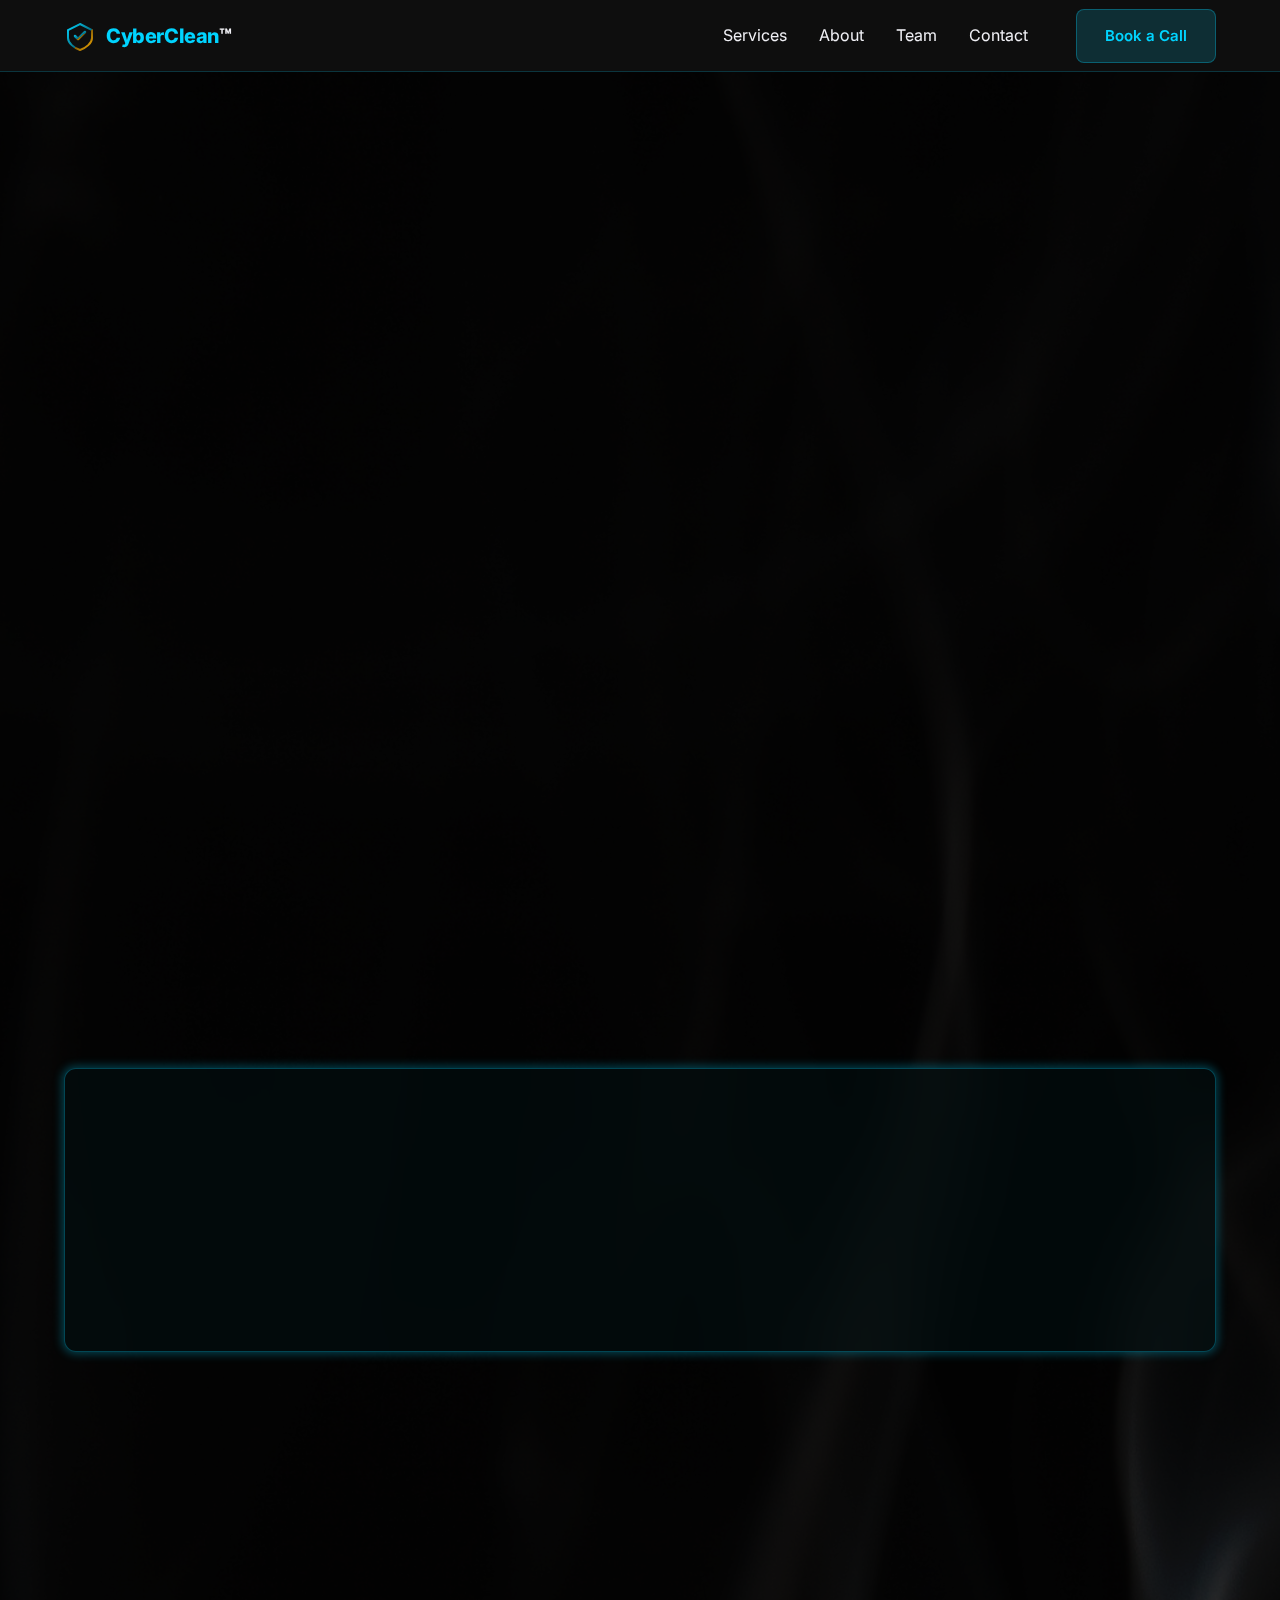
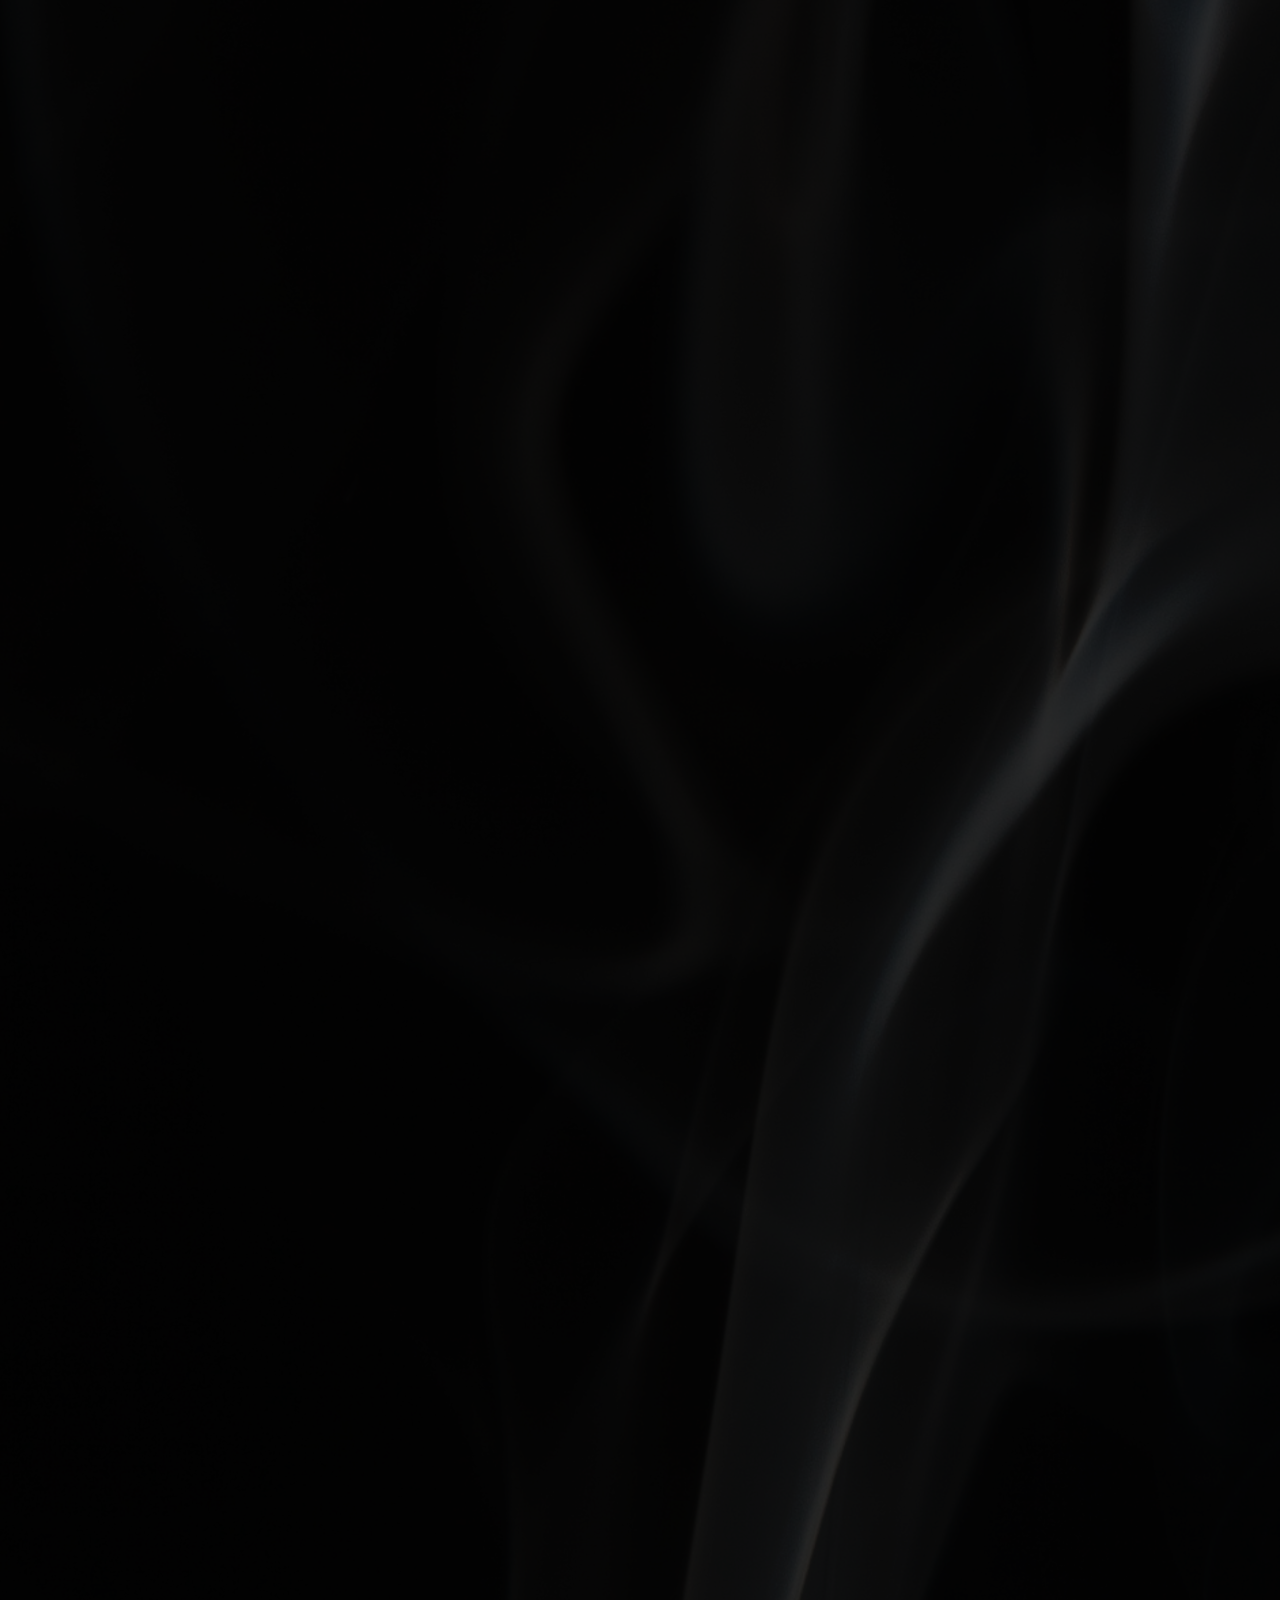
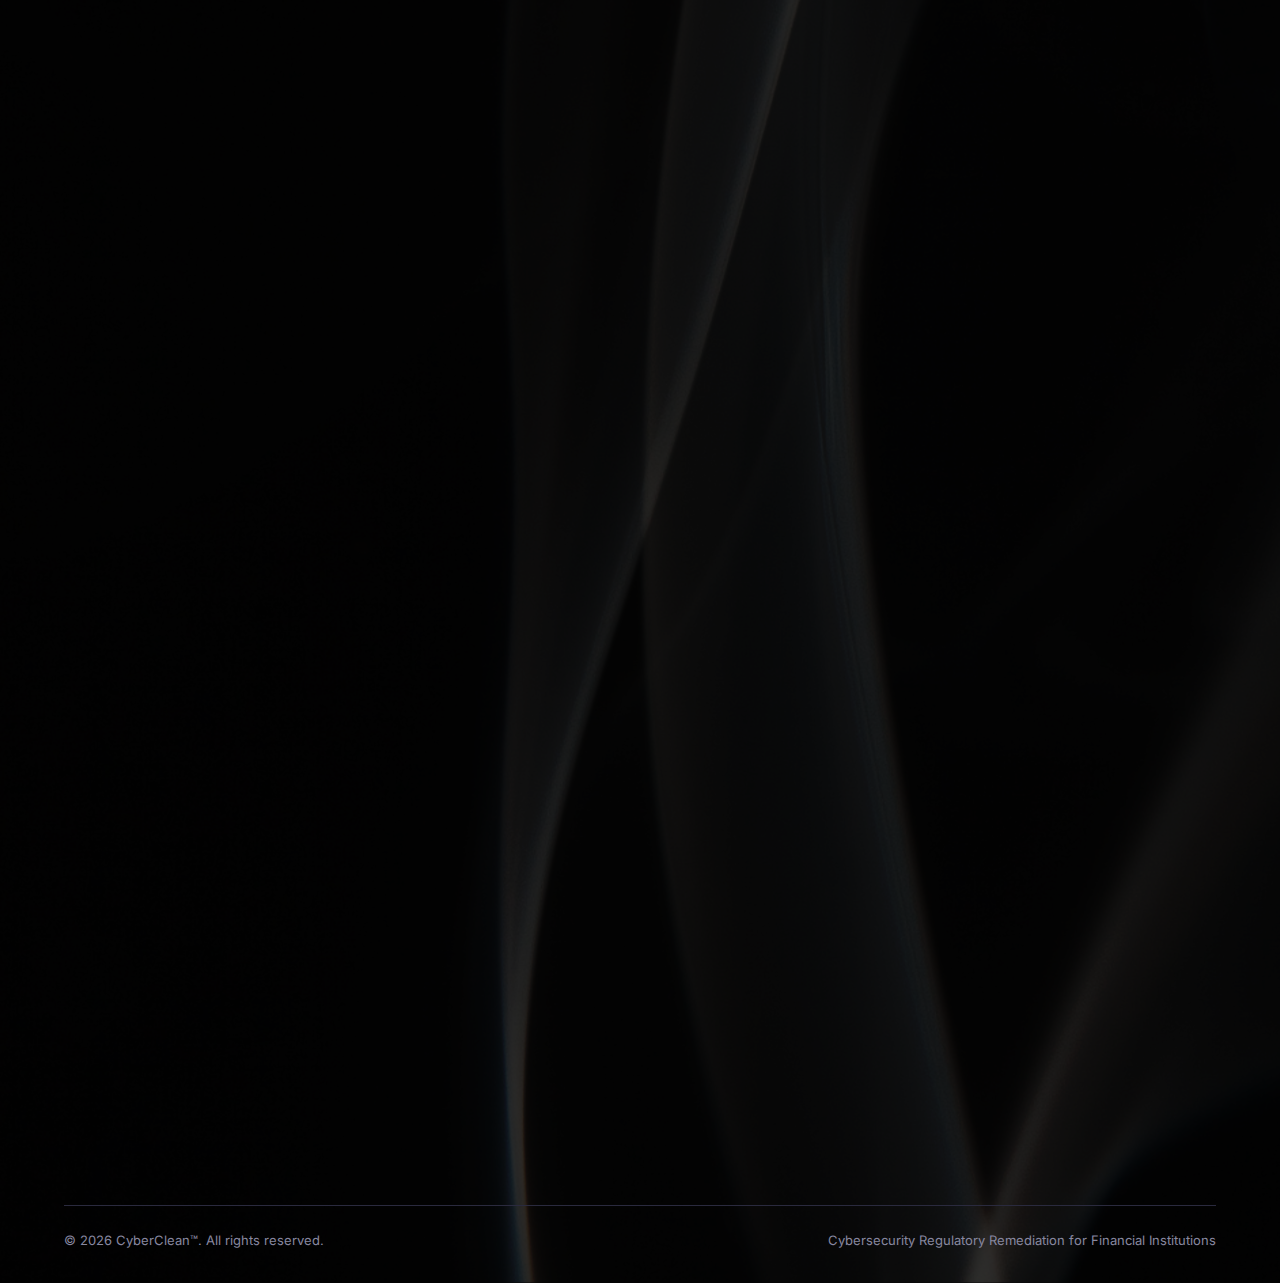
<file: index.html>
<!DOCTYPE html>
<!--
Copyright © 2026–Present Jeffery Martin. All rights reserved.

LICENSING MODEL — COMMERCIAL

This software is dual-licensed:

1) COMMERCIAL LICENSE (DEFAULT)
--------------------------------
Use, reproduction, modification, or distribution of this software
for internal business, enterprise, commercial, or production purposes
requires a valid, written commercial license agreement with the
copyright holder.

No rights are granted for such use without an executed agreement.

2) OPEN SOURCE LICENSE (APACHE 2.0 — CONDITIONAL)
-------------------------------------------------
Alternatively, this software may be used under the Apache License,
Version 2.0, but ONLY if and when a copy of the Apache License 2.0
is explicitly included in this repository.

If no Apache 2.0 license file is present, the software is NOT licensed
for open-source use.

OWNERSHIP AND EMPLOYMENT NOTICE
--------------------------------
This software was developed independently and is not a work made for hire.
No intellectual property rights are assigned or licensed by implication,
including by employment, access, contribution, or use.

For licensing inquiries: <email or URL>
-->
<html lang="en">
<head>
  <meta charset="UTF-8">
  <meta name="viewport" content="width=device-width, initial-scale=1.0">
  <title>CyberClean™ — From Regulatory Pressure to Sustainable Cyber Capability</title>
  <meta name="description" content="CyberClean operationalizes a disciplined, evidence-driven model for closing regulatory findings (MRAs, MRIAs, consent orders) while building sustainable cybersecurity capabilities for financial institutions.">
  <link rel="icon" type="image/svg+xml" href="assets/favicon.svg">
  <link rel="stylesheet" href="css/styles.css">
  <link rel="stylesheet" href="css/animations.css">
</head>
<body>

  <!-- ══ NAV ══════════════════════════════════════════════ -->
  <nav class="nav" id="main-nav" role="navigation" aria-label="Main navigation">
    <div class="container nav-inner">
      <a href="index.html" class="nav-logo" aria-label="CyberClean home">
        <img src="assets/favicon.svg" alt="" class="nav-logo-icon" width="32" height="32">
        <span class="nav-logo-text"><span class="brand">CyberClean</span>™</span>
      </a>
      <ul class="nav-links" role="list">
        <li><a href="services.html">Services</a></li>
        <li><a href="about.html">About</a></li>
        <li><a href="team.html">Team</a></li>
        <li><a href="contact.html">Contact</a></li>
        <li class="nav-cta"><a href="contact.html" class="btn btn-primary">Book a Call</a></li>
      </ul>
      <button class="nav-hamburger" aria-label="Toggle menu" aria-expanded="false" aria-controls="main-nav">
        <span></span><span></span><span></span>
      </button>
    </div>
  </nav>

  <main>

    <!-- ══ HERO ═════════════════════════════════════════════ -->
    <section class="hero" aria-label="Hero">
      <div class="hero-orb" aria-hidden="true"></div>
      <div class="container hero-content">
        <p class="section-label hero-animate">Regulatory Remediation Support for Financial Institutions</p>
        <h1 class="hero-heading hero-animate">
          From Regulatory Pressure<br>
          to <span class="gradient-text">Sustainable Cyber Capability.</span>
        </h1>
        <p class="hero-sub hero-animate">
          CyberClean supports MRA, MRIA, and consent order remediation with regulator-credible evidence — not surface-level fixes — designed to support durable closure and sustained capability.
        </p>
        <div class="hero-ctas hero-animate">
          <a href="services.html" class="btn btn-primary">See How It Works</a>
          <a href="contact.html" class="btn btn-secondary">Book a Call</a>
        </div>
      </div>
    </section>

    <!-- ══ PROBLEM BAR ══════════════════════════════════════ -->
    <section class="section problem-bar" aria-label="Regulatory pressures">
      <div class="container">
        <div class="problem-grid">
          <div class="problem-item" data-reveal>
            <div class="problem-icon" aria-hidden="true">
              <svg width="28" height="28" viewBox="0 0 24 24" fill="none" stroke="currentColor" stroke-width="1.5"><path d="M12 9v4m0 4h.01M10.29 3.86L1.82 18a2 2 0 001.71 3h16.94a2 2 0 001.71-3L13.71 3.86a2 2 0 00-3.42 0z"/></svg>
            </div>
            <h3>MRAs &amp; MRIAs</h3>
            <p>Matters Requiring Attention from OCC, FDIC, and Federal Reserve examiners demand structured, evidence-backed responses — not promises.</p>
          </div>
          <div class="problem-item" data-reveal data-delay="200">
            <div class="problem-icon" aria-hidden="true">
              <svg width="28" height="28" viewBox="0 0 24 24" fill="none" stroke="currentColor" stroke-width="1.5"><rect x="3" y="3" width="18" height="18" rx="2"/><path d="M9 9h6M9 13h6M9 17h4"/></svg>
            </div>
            <h3>Consent Orders</h3>
            <p>Formal enforcement actions carry legal and reputational risk. Progress toward closure requires regulator-credible documentation and demonstrably sustainable controls.</p>
          </div>
          <div class="problem-item" data-reveal data-delay="400">
            <div class="problem-icon" aria-hidden="true">
              <svg width="28" height="28" viewBox="0 0 24 24" fill="none" stroke="currentColor" stroke-width="1.5"><circle cx="11" cy="11" r="8"/><path d="m21 21-4.35-4.35"/></svg>
            </div>
            <h3>Audit Findings</h3>
            <p>Repeat internal and external audit findings signal systemic control weaknesses. The response must address root causes, not repeated management responses.</p>
          </div>
        </div>
      </div>
    </section>

    <!-- ══ APPROACH ═════════════════════════════════════════ -->
    <section class="section approach" aria-labelledby="approach-heading">
      <div class="container approach-inner">
        <div class="approach-text"  data-reveal="" data-delay="200" aria-hidden="true">
          <span class="section-label">The CyberClean Approach</span>
          <div class="accent-line"></div>
          <h2 class="section-title" id="approach-heading">
            We address root causes,<br>not surface symptoms.
          </h2>
          <p class="section-body">
            Many remediation programs treat findings as checklists. CyberClean treats them as diagnostic signals. Each engagement traces from regulatory requirements through root cause analysis to control redesign — with operating effectiveness validated to support closure decisions. The result: remediation that remains effective over time.
          </p>
          <div class="approach-sub" data-reveal="" data-delay="200" aria-hidden="true"><ul class="approach-principles">
            <li>
              <span class="check" aria-hidden="true">✓</span>
              Remediation is anchored in validated root-cause analysis
            </li>
            <li>
              <span class="check" aria-hidden="true">✓</span>
              <span>Controls are designed for  <em>operational</em> use, not documentation alone</span>
            </li>
            <li>
              <span class="check" aria-hidden="true">✓</span>
              Progress is measured, evidenced, and reviewable
            </li>
            <li>
              <span class="check" aria-hidden="true">✓</span>
              BAU ownership transition is an explicit defined and delivered
            </li>
          </ul><div class="approach-visual visible">
            <div class="chain-box">
              <div class="chain-label">The Traceability Chain</div>
              <ol class="traceability-chain">
                <li>Requirement</li>
                <li class="chain-arrow">→</li>
                <li>Risk</li>
                <li class="chain-arrow">→</li>
                <li>Control</li>
                <li class="chain-arrow">→</li>
                <li>Evidence</li>
                <li class="chain-arrow">→</li>
                <li>Metric</li>
                <li class="chain-arrow">→</li>
                <li>Audit</li>
              </ol>
            </div>
          </div></div>
        </div>
        
      </div>
    </section>

    <!-- ══ 5 MODULES PREVIEW ════════════════════════════════ -->
    <section class="section modules-preview" aria-labelledby="modules-heading">
      <div class="container">
        <div class="section-header" data-reveal>
          <span class="section-label">The CyberClean Method</span>
          <div class="accent-line"></div>
          <h2 class="section-title" id="modules-heading">From Trigger to Sustainment. One Continuous Thread.</h2>
          <p class="section-body">From the moment a finding lands to the day it’s sustainably closed — every step is structured, evidence-producing, auditable, and owned.</p>
        </div>
        <div class="modules-grid">
          <a href="services.html#module-1" class="module-card card" data-reveal data-delay="100">
            <div class="module-badge" aria-hidden="true">01</div>
            <h3>Regulatory Trigger</h3>
            <p>Intake and scope regulatory findings. Establish accountability, risk classification, and remediation timelines before work begins.</p>
            <span class="module-link" aria-hidden="true">Learn more →</span>
          </a>
          <a href="services.html#module-2" class="module-card card" data-reveal data-delay="200">
            <div class="module-badge" aria-hidden="true">02</div>
            <h3>Diagnose</h3>
            <p>Root cause analysis, control gap mapping, and risk-based prioritization. Understand what actually broke before designing a fix.</p>
            <span class="module-link" aria-hidden="true">Learn more →</span>
          </a>
          <a href="services.html#module-3" class="module-card card" data-reveal data-delay="300">
            <div class="module-badge" aria-hidden="true">03</div>
            <h3>Design</h3>
            <p>Control redesign and uplift, evidence standards definition, KCI/KRI design. Define controls to operate, not just to document.</p>
            <span class="module-link" aria-hidden="true">Learn more →</span>
          </a>
          <a href="services.html#module-4" class="module-card card" data-reveal data-delay="400">
            <div class="module-badge" aria-hidden="true">04</div>
            <h3>Deliver</h3>
            <p>Iterative remediation, evidence production, and issue closure packages. Progress is delivered through controlled increments, supported by evidence—not narratives or slide decks.</p>
            <span class="module-link" aria-hidden="true">Learn more →</span>
          </a>
          <a href="services.html#module-5" class="module-card card" data-reveal data-delay="500">
            <div class="module-badge" aria-hidden="true">05</div>
            <h3>Sustain</h3>
            <p>BAU ownership transition, automated evidence collection, KCI/KRI monitoring. Built to prevent the next finding before it's written.</p>
            <span class="module-link" aria-hidden="true">Learn more →</span>
          </a>
        </div>
        <div class="modules-cta" data-reveal>
          <a href="services.html" class="btn btn-secondary">Explore Our Process</a>
        </div>
      </div>
    </section>

    <!-- ══ DIFFERENTIATORS ══════════════════════════════════ -->
    <section class="section differentiators" aria-labelledby="diff-heading">
      <div class="container">
        <div class="section-header" data-reveal>
          <span class="section-label">Why CyberClean</span>
          <div class="accent-line"></div>
          <h2 class="section-title" id="diff-heading">Built differently. Intentionally.</h2>
        </div>
        <div class="diff-grid">
          <div class="diff-item" data-reveal data-delay="100">
            <div class="diff-icon" aria-hidden="true">
              <svg width="32" height="32" viewBox="0 0 24 24" fill="none" stroke="url(#g1)" stroke-width="1.5">
                <defs><linearGradient id="g1" x1="0" y1="0" x2="1" y2="1"><stop offset="0%" stop-color="#00D4FF"/><stop offset="100%" stop-color="#00D4FF"/></linearGradient></defs>
                <path d="M13 2L3 14h9l-1 8 10-12h-9l1-8z"/>
              </svg>
            </div>
            <h3>Evidence-Driven Delivery at Scale</h3>
            <p>Our delivery system is intentionally pragmatic, informed by empirical science, behavioral psychology, and operational efficiency, and designed to function within the organization’s governance model, risk tolerance, and workforce dynamics.</p>
          </div>
          <div class="diff-item" data-reveal data-delay="200">
            <div class="diff-icon" aria-hidden="true">
              <svg width="32" height="32" viewBox="0 0 24 24" fill="none" stroke="url(#g2)" stroke-width="1.5">
                <defs><linearGradient id="g2" x1="0" y1="0" x2="1" y2="1"><stop offset="0%" stop-color="#00D4FF"/><stop offset="100%" stop-color="#00D4FF"/></linearGradient></defs>
                <circle cx="12" cy="12" r="10"/><path d="M12 8v4l3 3"/>
              </svg>
            </div>
            <h3>Root Cause Focus</h3>
            <p>We trace every finding to its systemic cause before proposing a solution. Surface-level patches that re-surface at the next exam aren't in our vocabulary.</p>
          </div>
          <div class="diff-item" data-reveal data-delay="300">
            <div class="diff-icon" aria-hidden="true">
              <svg width="32" height="32" viewBox="0 0 24 24" fill="none" stroke="url(#g3)" stroke-width="1.5">
                <defs><linearGradient id="g3" x1="0" y1="0" x2="1" y2="1"><stop offset="0%" stop-color="#00D4FF"/><stop offset="100%" stop-color="#00D4FF"/></linearGradient></defs>
                <path d="M12 22s8-4 8-10V5l-8-3-8 3v7c0 6 8 10 8 10z"/>
              </svg>
            </div>
            <h3>Sustainability Built In</h3>
            <p>Sustainability isn't optional — it's the whole point. Every engagement ends with documented BAU ownership, active KCI/KRI monitoring, and a forward-looking risk posture.</p>
          </div>
        </div>
      </div>
    </section>

    <!-- ══ CTA BANNER ════════════════════════════════════════ -->
    <section class="cta-banner section--sm" aria-label="Call to action">
      <div class="container">
        <div class="cta-banner-inner" data-reveal>
          <span class="section-label">Get Started</span>
          <h2>Ready to close your findings?</h2>
          <p>Let's talk about where you are and what sustainable remediation looks like for your institution.</p>
          <div class="btn-group">
            <a href="contact.html" class="btn btn-primary">Schedule a Call</a>
            <a href="services.html" class="btn btn-secondary">Explore Our Process</a>
          </div>
        </div>
      </div>
    </section>

  </main>

  <!-- ══ FOOTER ════════════════════════════════════════════ -->
  <footer class="footer">
    <div class="container">
      <div class="footer-bottom">
        <span>&copy; 2026 CyberClean™. All rights reserved.</span>
        <span>Cybersecurity Regulatory Remediation for Financial Institutions</span>
      </div>
    </div>
  </footer>

  <script src="js/main.js"></script>
</body>
</html>
</file>
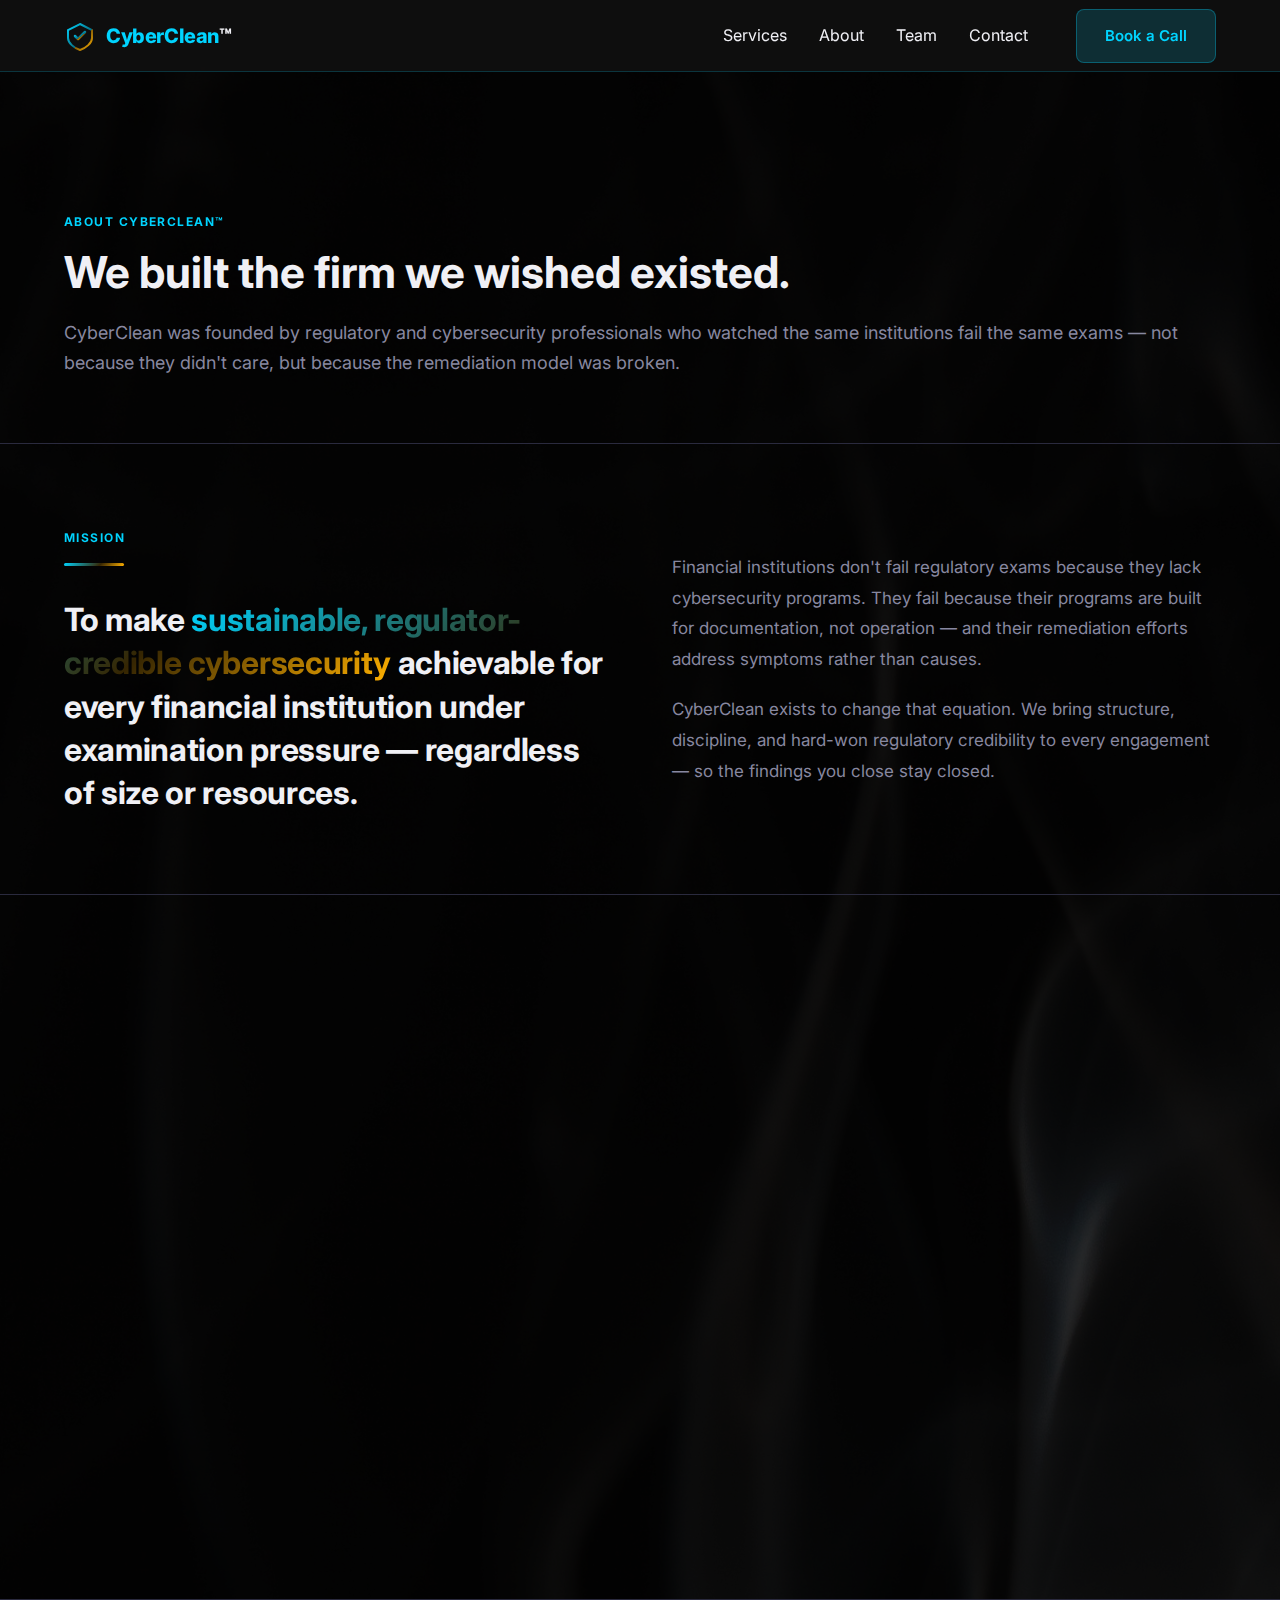
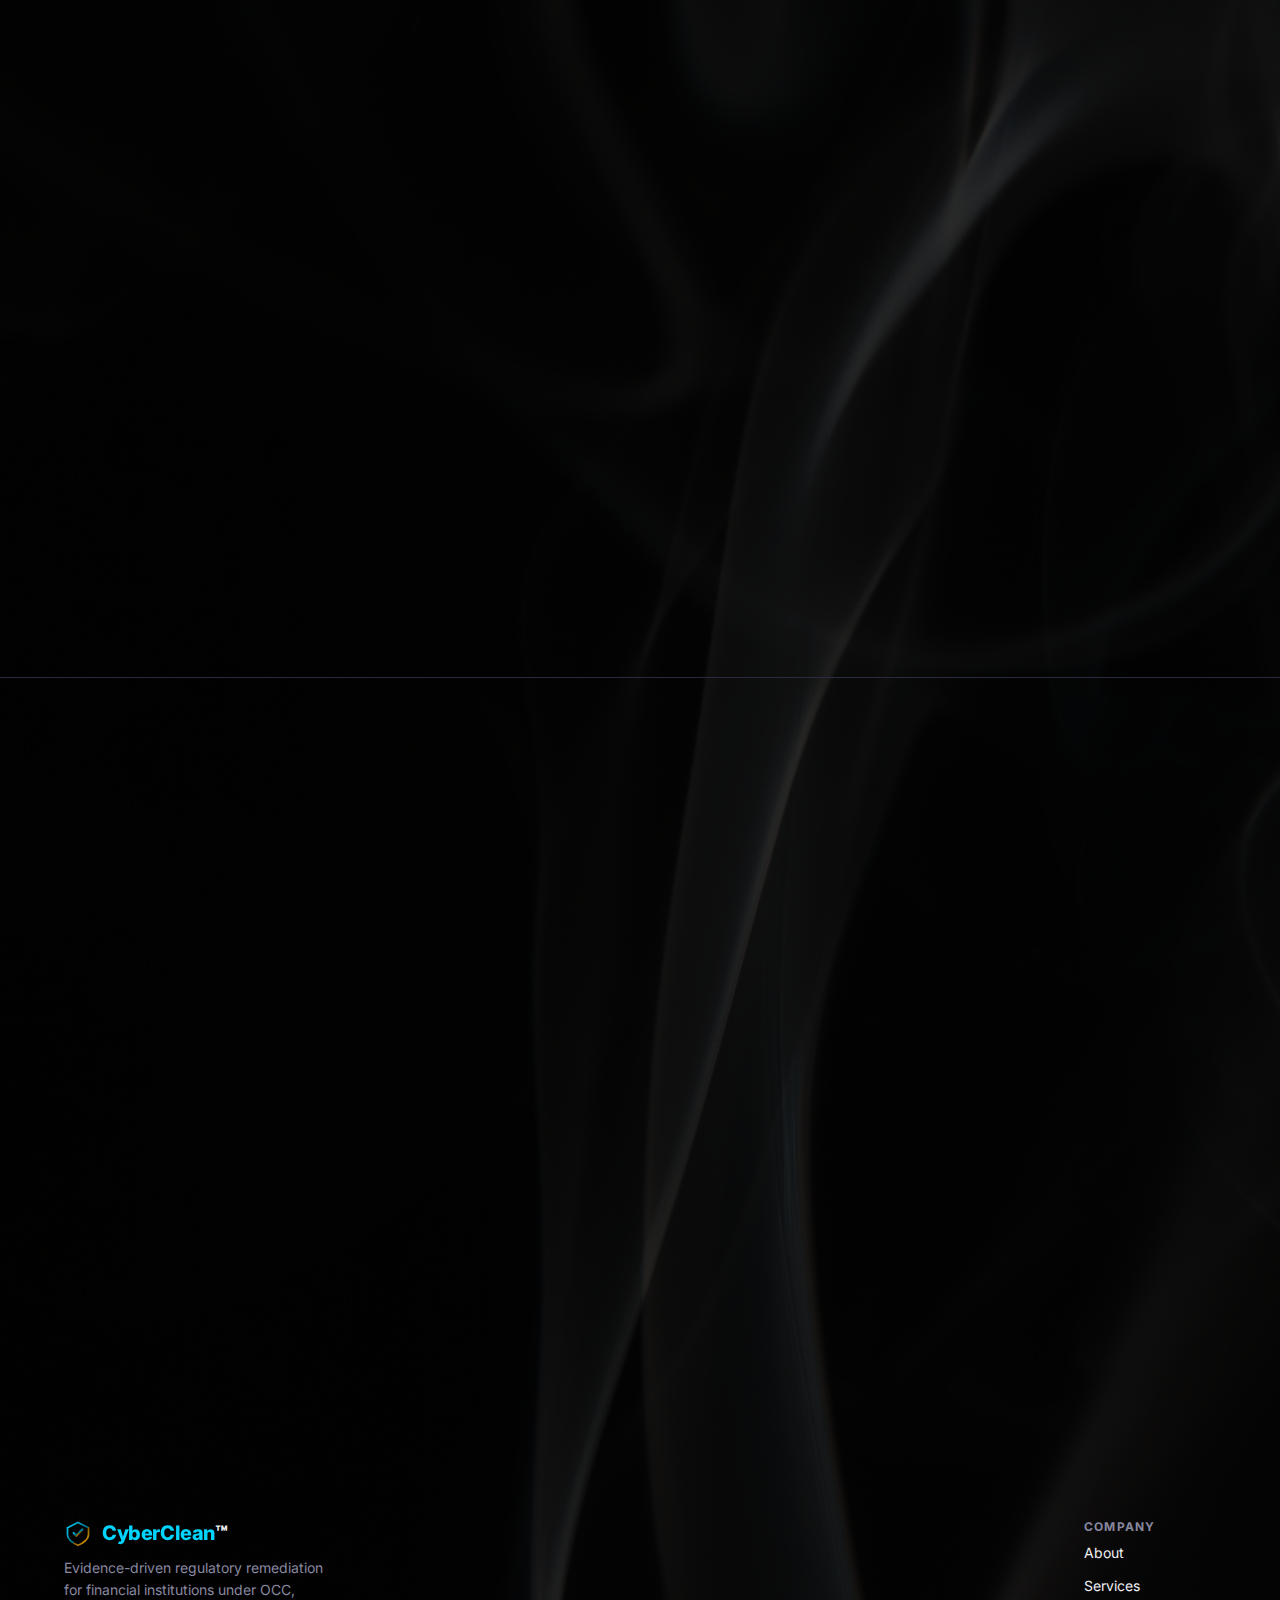
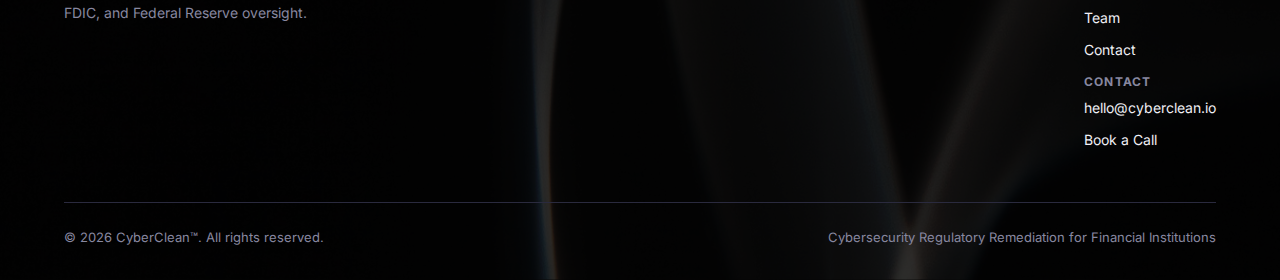
<file: about.html>
<!DOCTYPE html>
<!--
© 2026–Present Jeffery Martin.
Dual-licensed: Commercial license required for business use.
Apache 2.0 applies only if explicitly included.
No implied rights granted.
-->
<html lang="en">
<head>
  <meta charset="UTF-8">
  <meta name="viewport" content="width=device-width, initial-scale=1.0">
  <title>About — CyberClean™</title>
  <meta name="description" content="CyberClean was founded to fix the cycle of repeat regulatory findings. Learn about our mission, the market problem we solve, and the principles that guide every engagement.">
  <link rel="icon" type="image/svg+xml" href="assets/favicon.svg">
  <link rel="stylesheet" href="css/styles.css">
  <link rel="stylesheet" href="css/animations.css">
  <style>
    /* ── About-specific styles ── */
    .mission-section {
      padding: 80px 0;
      border-bottom: 1px solid var(--border);
    }
    .mission-inner {
      display: grid;
      grid-template-columns: 1fr 1fr;
      gap: 64px;
      align-items: center;
    }
    .mission-statement {

      font-size: clamp(22px, 3vw, 32px);
      font-weight: 700;
      line-height: 1.35;
      letter-spacing: -0.01em;
    }
    .mission-statement em {
      font-style: normal;
      background: var(--gradient);
      -webkit-background-clip: text;
      -webkit-text-fill-color: transparent;
      background-clip: text;
    }

    .problem-section {
      padding: 80px 0;
      border-bottom: 1px solid var(--border);
    }
    .problem-cards {
      display: grid;
      grid-template-columns: repeat(3, 1fr);
      gap: 24px;
      margin-top: 48px;
    }
    .problem-card {
      position: relative;
      background: rgba(26, 26, 46, 0.6);
      backdrop-filter: blur(10px);
      -webkit-backdrop-filter: blur(10px);
      border: 1px solid rgba(0, 212, 255, 0.15);
      border-radius: var(--radius);
      padding: 28px;
      overflow: hidden;
    }

    .problem-card::before {
      content: '';
      position: absolute;
      inset: 0;
      background: linear-gradient(135deg, rgba(0, 212, 255, 0.05), rgba(139, 92, 246, 0.05));
      border-radius: var(--radius);
      pointer-events: none;
      z-index: 0;
    }

    .problem-card > * {
      position: relative;
      z-index: 1;
    }

    .problem-card-number {
      font-size: 48px;
      font-weight: 800;
      background: var(--gradient);
      -webkit-background-clip: text;
      -webkit-text-fill-color: transparent;
      background-clip: text;
      line-height: 1;
      margin-bottom: 16px;
    }
    .problem-card h3 {

      font-size: 18px;
      font-weight: 700;
      margin-bottom: 10px;
    }
    .problem-card p {
      color: var(--muted);
      font-size: 15px;
      line-height: 1.6;
    }

    .commitments-section {
      padding: 80px 0;
      border-bottom: 1px solid var(--border);
    }
    .commitments-grid {
      display: grid;
      grid-template-columns: repeat(3, 1fr);
      gap: 32px;
      margin-top: 48px;
    }
    .commitment-item {
      padding: 36px 32px;
      background: rgba(26, 26, 46, 0.6);
      backdrop-filter: blur(10px);
      -webkit-backdrop-filter: blur(10px);
      border: 1px solid rgba(0, 212, 255, 0.15);
      border-radius: var(--radius);
      position: relative;
      overflow: hidden;
    }

    .commitment-item::before {
      content: '';
      position: absolute;
      inset: 0;
      background: linear-gradient(135deg, rgba(0, 212, 255, 0.05), rgba(139, 92, 246, 0.05));
      border-radius: var(--radius);
      pointer-events: none;
      z-index: 0;
    }

    .commitment-item > * {
      position: relative;
      z-index: 1;
    }

    .commitment-number {
      font-size: 64px;
      font-weight: 800;
      position: absolute;
      top: 20px;
      right: 24px;
      background: var(--gradient);
      -webkit-background-clip: text;
      -webkit-text-fill-color: transparent;
      background-clip: text;
      opacity: 0.2;
      line-height: 1;
      pointer-events: none;
      z-index: 0;
    }
    .commitment-item h3 {

      font-size: 20px;
      font-weight: 700;
      margin-bottom: 12px;
    }
    .commitment-item p {
      color: var(--muted);
      font-size: 15px;
      line-height: 1.7;
    }

    .team-cta-section {
      padding: 80px 0;
    }
    .team-cta-inner {
      display: flex;
      align-items: center;
      justify-content: space-between;
      gap: 40px;
      flex-wrap: wrap;
    }

    @media (max-width: 768px) {
      .mission-inner {
        grid-template-columns: 1fr;
        gap: 40px;
      }
      .problem-cards {
        grid-template-columns: 1fr;
      }
      .commitments-grid {
        grid-template-columns: 1fr;
      }
      .team-cta-inner {
        flex-direction: column;
        align-items: flex-start;
      }
    }
  </style>
</head>
<body>

  <!-- ══ NAV ══════════════════════════════════════════════ -->
  <nav class="nav" id="main-nav" role="navigation" aria-label="Main navigation">
    <div class="container nav-inner">
      <a href="index.html" class="nav-logo" aria-label="CyberClean home">
        <img src="assets/favicon.svg" alt="" class="nav-logo-icon" width="32" height="32">
        <span class="nav-logo-text"><span class="brand">CyberClean</span>™</span>
      </a>
      <ul class="nav-links" role="list">
        <li><a href="services.html">Services</a></li>
        <li><a href="about.html" class="active">About</a></li>
        <li><a href="team.html">Team</a></li>
        <li><a href="contact.html">Contact</a></li>
        <li class="nav-cta"><a href="contact.html" class="btn btn-primary">Book a Call</a></li>
      </ul>
      <button class="nav-hamburger" aria-label="Toggle menu" aria-expanded="false" aria-controls="main-nav">
        <span></span><span></span><span></span>
      </button>
    </div>
  </nav>

  <main>

    <!-- ══ PAGE HEADER ══════════════════════════════════════ -->
    <header class="page-header">
      <div class="container">
        <span class="section-label">About CyberClean™</span>
        <h1 class="section-title" data-reveal>We built the firm we wished existed.</h1>
        <p class="section-body" data-reveal data-delay="200">
          CyberClean was founded by regulatory and cybersecurity professionals who watched the same institutions fail the same exams — not because they didn't care, but because the remediation model was broken.
        </p>
      </div>
    </header>

    <!-- ══ MISSION ═══════════════════════════════════════════ -->
    <section class="mission-section" aria-labelledby="mission-heading">
      <div class="container">
        <div class="mission-inner">
          <div data-reveal>
            <span class="section-label">Mission</span>
            <div class="accent-line"></div>
            <p class="mission-statement" id="mission-heading">
              To make <em>sustainable, regulator-credible cybersecurity</em> achievable for every financial institution under examination pressure — regardless of size or resources.
            </p>
          </div>
          <div data-reveal data-delay="200">
            <p style="color:var(--muted);font-size:17px;line-height:1.8;margin-bottom:20px;">
              Financial institutions don't fail regulatory exams because they lack cybersecurity programs. They fail because their programs are built for documentation, not operation — and their remediation efforts address symptoms rather than causes.
            </p>
            <p style="color:var(--muted);font-size:17px;line-height:1.8;">
              CyberClean exists to change that equation. We bring structure, discipline, and hard-won regulatory credibility to every engagement — so the findings you close stay closed.
            </p>
          </div>
        </div>
      </div>
    </section>

    <!-- ══ THE PROBLEM ══════════════════════════════════════ -->
    <section class="problem-section" aria-labelledby="problem-heading">
      <div class="container">
        <div data-reveal>
          <span class="section-label">The Market Problem</span>
          <h2 class="section-title" id="problem-heading">Why CyberClean?<br>Because the status quo isn't working.</h2>
          <p class="section-body">Three systemic failures drive the regulatory finding cycle at financial institutions. We were built to break it.</p>
        </div>
        <div class="problem-cards">
          <div class="problem-card" data-reveal data-delay="100">
            <div class="problem-card-number">01</div>
            <h3>Symptom-Fixing Culture</h3>
            <p>Most remediation programs address the visible finding — a missing policy, a failed control test — without diagnosing why the control broke. The fix looks good at submission and fails within two exam cycles.</p>
          </div>
          <div class="problem-card" data-reveal data-delay="200">
            <div class="problem-card-number">02</div>
            <h3>No Sustainability Architecture</h3>
            <p>Projects end. Findings close. Then the institutional knowledge walks out the door, automated monitoring was never built, and 2LOD oversight returns to a checkbox exercise. Repeat findings follow.</p>
          </div>
          <div class="problem-card" data-reveal data-delay="300">
            <div class="problem-card-number">03</div>
            <h3>Regulatory Fatigue</h3>
            <p>Institutions trapped in remediation cycles lose organizational energy, Board confidence, and regulatory goodwill. The cost of chronic non-compliance — reputational, financial, operational — compounds with each cycle.</p>
          </div>
        </div>
      </div>
    </section>

    <!-- ══ THREE COMMITMENTS ════════════════════════════════ -->
    <section class="commitments-section" aria-labelledby="commitments-heading">
      <div class="container">
        <div data-reveal>
          <span class="section-label">How We're Different</span>
          <h2 class="section-title" id="commitments-heading">Three Commitments. Non-Negotiable.</h2>
          <p class="section-body">These principles aren't marketing language. They're structural constraints on how we design and deliver every engagement.</p>
        </div>
        <div class="commitments-grid">
          <div class="commitment-item" data-reveal data-delay="100">
            <div class="commitment-number" aria-hidden="true">I</div>
            <h3>Fix causes, not symptoms</h3>
            <p>Every remediation plan we produce traces back to a validated root cause analysis. We refuse to help institutions build policies that patch findings without addressing the underlying control failure — because it's a disservice to the institution and an insult to the examiner's intelligence.</p>
          </div>
          <div class="commitment-item" data-reveal data-delay="200">
            <div class="commitment-number" aria-hidden="true">II</div>
            <h3>Controls must operate, not just exist</h3>
            <p>We design controls to produce evidence of their own operation. If a control can't demonstrate that it ran, when it ran, and what it caught, it isn't a control — it's documentation. Every blueprint we deliver includes operating effectiveness validation protocols.</p>
          </div>
          <div class="commitment-item" data-reveal data-delay="300">
            <div class="commitment-number" aria-hidden="true">III</div>
            <h3>Sustainability is a first-class requirement</h3>
            <p>Module 5 is not optional. Every engagement includes a documented BAU transition, running KCI/KRI monitoring, and operational ownership transfer. We measure our success by whether your next examination reveals the same findings — it shouldn't.</p>
          </div>
        </div>
      </div>
    </section>

    <!-- ══ TEAM CTA ══════════════════════════════════════════ -->
    <section class="team-cta-section" aria-label="Meet the team">
      <div class="container">
        <div class="team-cta-inner" data-reveal>
          <div>
            <span class="section-label">The People</span>
            <h2 class="section-title" style="margin-bottom:12px">Meet the team behind the methodology.</h2>
            <p style="color:var(--muted);font-size:17px;max-width:480px;">Former OCC examiners, GRC practitioners, and institutional cybersecurity leaders — all united by the same frustration with how remediation has always been done.</p>
          </div>
          <a href="team.html" class="btn btn-primary" style="flex-shrink:0">Meet the Team</a>
        </div>
      </div>
    </section>

    <!-- ══ CTA BANNER ════════════════════════════════════════ -->
    <section class="cta-banner section--sm" aria-label="Call to action">
      <div class="container">
        <div class="cta-banner-inner" data-reveal>
          <span class="section-label">Let's Talk</span>
          <h2>Start the conversation.</h2>
          <p>Tell us about your current regulatory situation and we'll tell you exactly how we can help.</p>
          <div class="btn-group">
            <a href="contact.html" class="btn btn-primary">Schedule a Call</a>
            <a href="services.html" class="btn btn-secondary">View Methodology</a>
          </div>
        </div>
      </div>
    </section>

  </main>

  <!-- ══ FOOTER ════════════════════════════════════════════ -->
  <footer class="footer">
    <div class="container">
      <div class="footer-inner">
        <div class="footer-brand">
          <a href="index.html" class="nav-logo" aria-label="CyberClean home">
            <img src="assets/favicon.svg" alt="" width="28" height="28">
            <span class="nav-logo-text"><span class="brand">CyberClean</span>™</span>
          </a>
          <p>Evidence-driven regulatory remediation for financial institutions under OCC, FDIC, and Federal Reserve oversight.</p>
        </div>
        <nav class="footer-links" aria-label="Footer navigation">
          <div class="footer-col">
            <h4>Company</h4>
            <a href="about.html">About</a>
            <a href="services.html">Services</a>
            <a href="team.html">Team</a>
            <a href="contact.html">Contact</a>
          </div>
          <div class="footer-col">
            <h4>Contact</h4>
            <a href="mailto:hello@cyberclean.io">hello@cyberclean.io</a>
            <a href="contact.html">Book a Call</a>
          </div>
        </nav>
      </div>
      <div class="footer-bottom">
        <span>&copy; 2026 CyberClean™. All rights reserved.</span>
        <span>Cybersecurity Regulatory Remediation for Financial Institutions</span>
      </div>
    </div>
  </footer>

  <script src="js/main.js"></script>
</body>
</html>
</file>
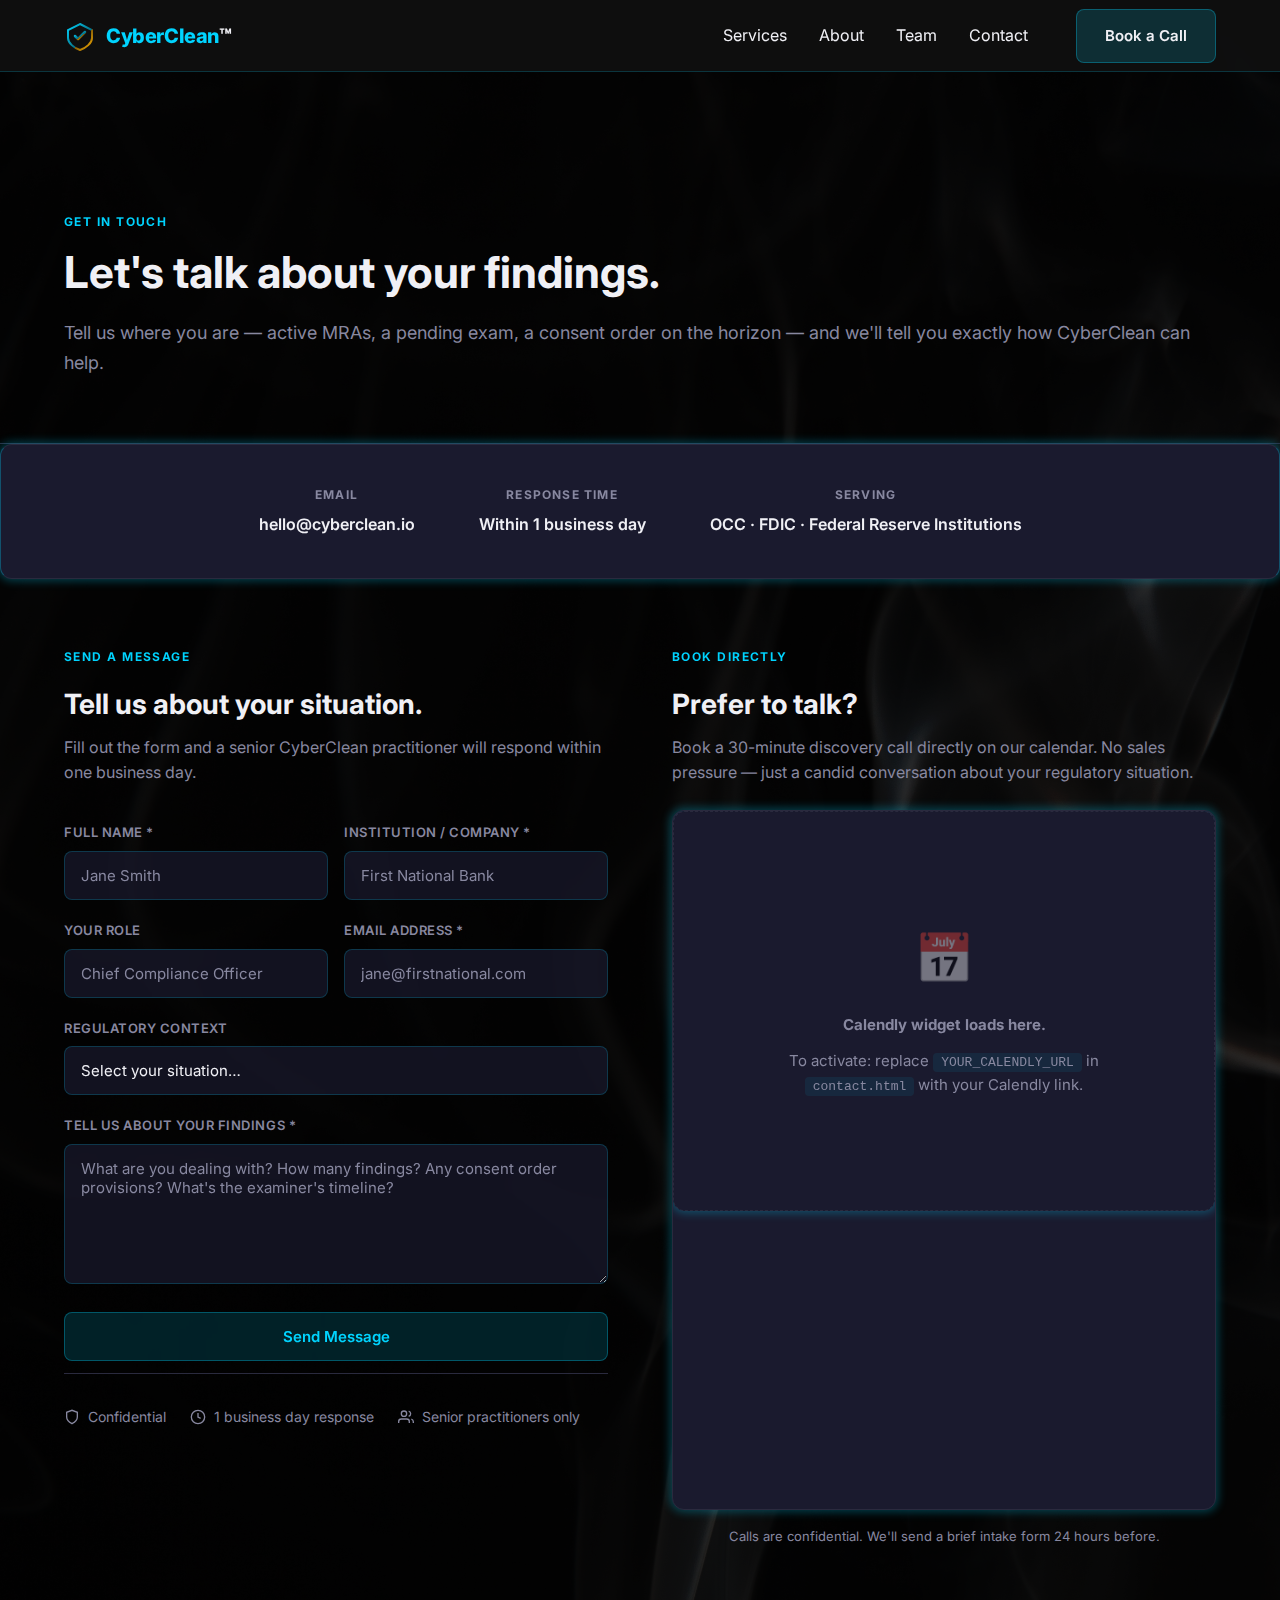
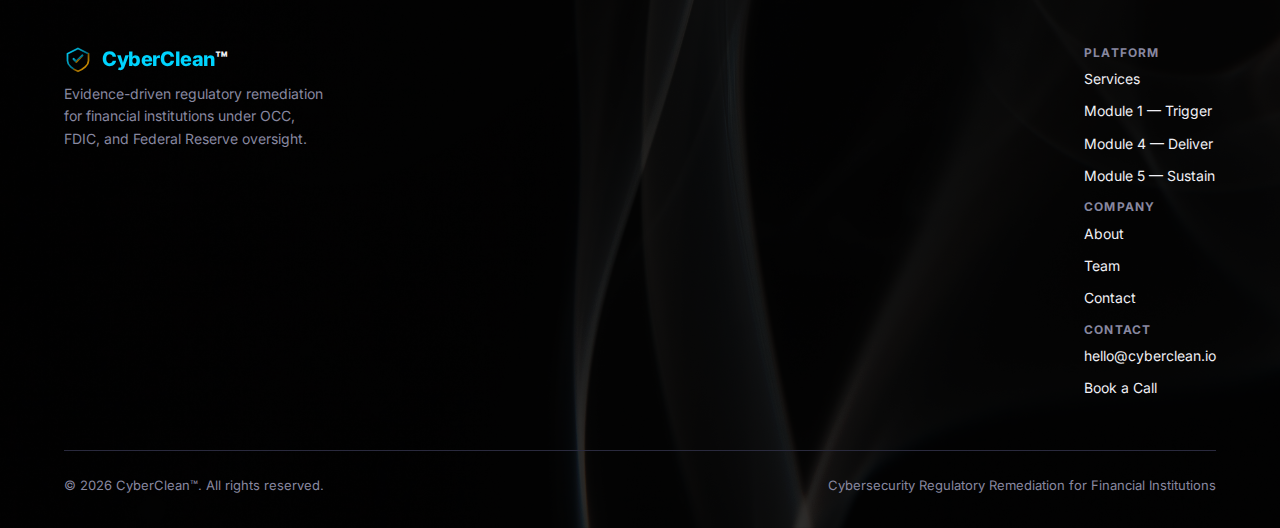
<file: contact.html>
<!DOCTYPE html>
<html lang="en">
<head>
  <meta charset="UTF-8">
  <meta name="viewport" content="width=device-width, initial-scale=1.0">
  <title>Contact — CyberClean™</title>
  <meta name="description" content="Get in touch with CyberClean. Tell us about your regulatory findings and schedule a call with our team.">
  <link rel="icon" type="image/svg+xml" href="assets/favicon.svg">
  <link rel="stylesheet" href="css/styles.css">
  <link rel="stylesheet" href="css/animations.css">
  <style>
    /* ── Contact-specific styles ── */
    .contact-layout {
      display: grid;
      grid-template-columns: 1fr 1fr;
      gap: 64px;
      align-items: start;
      padding: 64px 0 96px;
    }

    .contact-form-col h2 {
      font-size: 28px;
      font-weight: 700;
      margin-bottom: 8px;
    }

    .contact-form-col .lead {
      color: var(--muted);
      font-size: 16px;
      margin-bottom: 36px;
      line-height: 1.6;
    }

    .contact-calendly-col h2 {
      font-size: 28px;
      font-weight: 700;
      margin-bottom: 8px;
    }

    .contact-calendly-col .lead {
      color: var(--muted);
      font-size: 16px;
      margin-bottom: 24px;
      line-height: 1.6;
    }

    .calendly-inline-widget {
      min-width: 280px;
      height: 700px;
      border-radius: var(--radius);
      overflow: hidden;
      border: 1px solid var(--border);
      background: var(--surface);
    }

    .calendly-placeholder {
      display: flex;
      flex-direction: column;
      align-items: center;
      justify-content: center;
      height: 400px;
      background: var(--surface);
      border: 1px dashed var(--border);
      border-radius: var(--radius);
      text-align: center;
      padding: 40px;
    }

    .calendly-placeholder .placeholder-icon {
      font-size: 48px;
      margin-bottom: 16px;
      opacity: 0.4;
    }

    .calendly-placeholder p {
      color: var(--muted);
      font-size: 15px;
      margin-bottom: 4px;
    }

    .calendly-placeholder code {
      font-size: 13px;
      color: var(--grad-from);
      background: rgba(0, 212, 255, 0.08);
      padding: 2px 8px;
      border-radius: 4px;
    }

    .trust-bar {
      display: flex;
      align-items: center;
      gap: 24px;
      flex-wrap: wrap;
      padding: 32px 0;
      border-top: 1px solid var(--border);
      margin-top: 12px;
    }

    .trust-item {
      display: flex;
      align-items: center;
      gap: 8px;
      font-size: 14px;
      color: var(--muted);
    }

    .trust-item svg {
      color: var(--grad-from);
      flex-shrink: 0;
    }

    .contact-info-strip {
      background: var(--surface);
      border-top: 1px solid var(--border);
      border-bottom: 1px solid var(--border);
      padding: 40px 0;
    }

    .contact-info-inner {
      display: flex;
      justify-content: center;
      gap: 64px;
      flex-wrap: wrap;
      text-align: center;
    }

    .contact-info-item h4 {
      font-size: 12px;
      font-weight: 700;
      letter-spacing: 0.1em;
      text-transform: uppercase;
      color: var(--muted);
      margin-bottom: 8px;
    }

    .contact-info-item a,
    .contact-info-item p {
      font-size: 16px;
      font-weight: 600;
      color: var(--text);
    }

    .contact-info-item a:hover {
      color: var(--grad-from);
    }

    @media (max-width: 768px) {
      .contact-layout {
        grid-template-columns: 1fr;
        gap: 48px;
        padding: 48px 0 64px;
      }

      .contact-info-inner {
        gap: 32px;
      }
    }
  </style>
</head>
<body>

  <!-- ══ NAV ══════════════════════════════════════════════ -->
  <nav class="nav" id="main-nav" role="navigation" aria-label="Main navigation">
    <div class="container nav-inner">
      <a href="index.html" class="nav-logo" aria-label="CyberClean home">
        <img src="assets/favicon.svg" alt="" class="nav-logo-icon" width="32" height="32">
        <span class="nav-logo-text"><span class="brand">CyberClean</span>™</span>
      </a>
      <ul class="nav-links" role="list">
        <li><a href="services.html">Services</a></li>
        <li><a href="about.html">About</a></li>
        <li><a href="team.html">Team</a></li>
        <li><a href="contact.html" class="active">Contact</a></li>
        <li class="nav-cta"><a href="contact.html" class="btn btn-primary">Book a Call</a></li>
      </ul>
      <button class="nav-hamburger" aria-label="Toggle menu" aria-expanded="false" aria-controls="main-nav">
        <span></span><span></span><span></span>
      </button>
    </div>
  </nav>

  <main>

    <!-- ══ PAGE HEADER ══════════════════════════════════════ -->
    <header class="page-header">
      <div class="container">
        <span class="section-label">Get in Touch</span>
        <h1 class="section-title" data-reveal>Let's talk about your findings.</h1>
        <p class="section-body" data-reveal data-delay="200">
          Tell us where you are — active MRAs, a pending exam, a consent order on the horizon — and we'll tell you exactly how CyberClean can help.
        </p>
      </div>
    </header>

    <!-- ══ CONTACT INFO STRIP ══════════════════════════════ -->
    <div class="contact-info-strip">
      <div class="container">
        <div class="contact-info-inner">
          <div class="contact-info-item">
            <h4>Email</h4>
            <a href="mailto:hello@cyberclean.io">hello@cyberclean.io</a>
          </div>
          <div class="contact-info-item">
            <h4>Response Time</h4>
            <p>Within 1 business day</p>
          </div>
          <div class="contact-info-item">
            <h4>Serving</h4>
            <p>OCC · FDIC · Federal Reserve Institutions</p>
          </div>
        </div>
      </div>
    </div>

    <!-- ══ CONTACT LAYOUT ════════════════════════════════════ -->
    <section aria-label="Contact options">
      <div class="container">
        <div class="contact-layout">

          <!-- ── Left: Form ── -->
          <div class="contact-form-col" data-reveal>
            <span class="section-label">Send a Message</span>
            <h2>Tell us about your situation.</h2>
            <p class="lead">Fill out the form and a senior CyberClean practitioner will respond within one business day.</p>

            <!--
              SETUP: Replace the action URL with your Formspree endpoint.
              1. Create a free account at formspree.io
              2. Create a new form — copy the endpoint URL (https://formspree.io/f/XXXXXXXX)
              3. Replace the action value below with your endpoint
            -->
            <form
              id="contact-form"
              action="https://formspree.io/f/YOUR_FORM_ID"
              method="POST"
              novalidate
              aria-label="Contact form"
            >
              <div class="form-row">
                <div class="form-group">
                  <label for="name">Full Name <span aria-hidden="true">*</span></label>
                  <input type="text" id="name" name="name" placeholder="Jane Smith" required autocomplete="name">
                </div>
                <div class="form-group">
                  <label for="company">Institution / Company <span aria-hidden="true">*</span></label>
                  <input type="text" id="company" name="company" placeholder="First National Bank" required autocomplete="organization">
                </div>
              </div>

              <div class="form-row">
                <div class="form-group">
                  <label for="role">Your Role</label>
                  <input type="text" id="role" name="role" placeholder="Chief Compliance Officer" autocomplete="organization-title">
                </div>
                <div class="form-group">
                  <label for="email">Email Address <span aria-hidden="true">*</span></label>
                  <input type="email" id="email" name="email" placeholder="jane@firstnational.com" required autocomplete="email">
                </div>
              </div>

              <div class="form-group">
                <label for="regulatory-context">Regulatory Context</label>
                <select id="regulatory-context" name="regulatory_context">
                  <option value="" disabled selected>Select your situation…</option>
                  <option value="occ-mra">OCC MRA / MRIA</option>
                  <option value="fdic-mra">FDIC MRA / MRIA</option>
                  <option value="federal-reserve">Federal Reserve Finding</option>
                  <option value="consent-order">Consent Order</option>
                  <option value="audit-finding">Internal / External Audit Finding</option>
                  <option value="proactive">Proactive / Pre-Exam Preparation</option>
                  <option value="other">Other</option>
                </select>
              </div>

              <div class="form-group">
                <label for="message">Tell us about your findings <span aria-hidden="true">*</span></label>
                <textarea id="message" name="message" placeholder="What are you dealing with? How many findings? Any consent order provisions? What's the examiner's timeline?" required></textarea>
              </div>

              <!-- Honeypot field for spam prevention -->
              <input type="text" name="_gotcha" style="display:none" tabindex="-1" autocomplete="off">

              <button type="submit" class="btn btn-primary btn-full">
                Send Message
              </button>

              <div id="form-status" class="form-status" role="alert" aria-live="polite"></div>
            </form>

            <div class="trust-bar">
              <div class="trust-item">
                <svg width="16" height="16" viewBox="0 0 24 24" fill="none" stroke="currentColor" stroke-width="2" aria-hidden="true"><path d="M12 22s8-4 8-10V5l-8-3-8 3v7c0 6 8 10 8 10z"/></svg>
                Confidential
              </div>
              <div class="trust-item">
                <svg width="16" height="16" viewBox="0 0 24 24" fill="none" stroke="currentColor" stroke-width="2" aria-hidden="true"><circle cx="12" cy="12" r="10"/><polyline points="12 6 12 12 16 14"/></svg>
                1 business day response
              </div>
              <div class="trust-item">
                <svg width="16" height="16" viewBox="0 0 24 24" fill="none" stroke="currentColor" stroke-width="2" aria-hidden="true"><path d="M17 21v-2a4 4 0 0 0-4-4H5a4 4 0 0 0-4 4v2"/><circle cx="9" cy="7" r="4"/><path d="M23 21v-2a4 4 0 0 0-3-3.87"/><path d="M16 3.13a4 4 0 0 1 0 7.75"/></svg>
                Senior practitioners only
              </div>
            </div>
          </div>

          <!-- ── Right: Calendly ── -->
          <div class="contact-calendly-col" data-reveal data-delay="200">
            <span class="section-label">Book Directly</span>
            <h2>Prefer to talk?</h2>
            <p class="lead">Book a 30-minute discovery call directly on our calendar. No sales pressure — just a candid conversation about your regulatory situation.</p>

            <!--
              SETUP: Replace YOUR_CALENDLY_URL with your Calendly scheduling link.
              Example: https://calendly.com/cyberclean/discovery
              The widget will render inline once the Calendly script loads.
            -->
            <div
              class="calendly-inline-widget"
              data-url="YOUR_CALENDLY_URL?hide_gdpr_banner=1&background_color=1a1a2e&text_color=f0f0f5&primary_color=00D4FF"
              aria-label="Calendly scheduling widget"
            >
              <!-- Shown only if Calendly script hasn't loaded or URL is placeholder -->
              <div class="calendly-placeholder">
                <div class="placeholder-icon" aria-hidden="true">📅</div>
                <p><strong>Calendly widget loads here.</strong></p>
                <p style="margin-top:8px">To activate: replace <code>YOUR_CALENDLY_URL</code> in<br><code>contact.html</code> with your Calendly link.</p>
              </div>
            </div>

            <p style="color:var(--muted);font-size:13px;margin-top:16px;text-align:center;">
              Calls are confidential. We'll send a brief intake form 24 hours before.
            </p>
          </div>

        </div>
      </div>
    </section>

  </main>

  <!-- ══ FOOTER ════════════════════════════════════════════ -->
  <footer class="footer">
    <div class="container">
      <div class="footer-inner">
        <div class="footer-brand">
          <a href="index.html" class="nav-logo" aria-label="CyberClean home">
            <img src="assets/favicon.svg" alt="" width="28" height="28">
            <span class="nav-logo-text"><span class="brand">CyberClean</span>™</span>
          </a>
          <p>Evidence-driven regulatory remediation for financial institutions under OCC, FDIC, and Federal Reserve oversight.</p>
        </div>
        <nav class="footer-links" aria-label="Footer navigation">
          <div class="footer-col">
            <h4>Platform</h4>
            <a href="services.html">Services</a>
            <a href="services.html#module-1">Module 1 — Trigger</a>
            <a href="services.html#module-4">Module 4 — Deliver</a>
            <a href="services.html#module-5">Module 5 — Sustain</a>
          </div>
          <div class="footer-col">
            <h4>Company</h4>
            <a href="about.html">About</a>
            <a href="team.html">Team</a>
            <a href="contact.html">Contact</a>
          </div>
          <div class="footer-col">
            <h4>Contact</h4>
            <a href="mailto:hello@cyberclean.io">hello@cyberclean.io</a>
            <a href="contact.html">Book a Call</a>
          </div>
        </nav>
      </div>
      <div class="footer-bottom">
        <span>&copy; 2026 CyberClean™. All rights reserved.</span>
        <span>Cybersecurity Regulatory Remediation for Financial Institutions</span>
      </div>
    </div>
  </footer>

  <!--
    SETUP: Uncomment the Calendly script tag below once you've set your YOUR_CALENDLY_URL.
    This loads the Calendly widget embed script from Calendly's CDN.
  -->
  <!-- <script type="text/javascript" src="https://assets.calendly.com/assets/external/widget.js" async></script> -->

  <script src="js/main.js"></script>
</body>
</html>
</file>
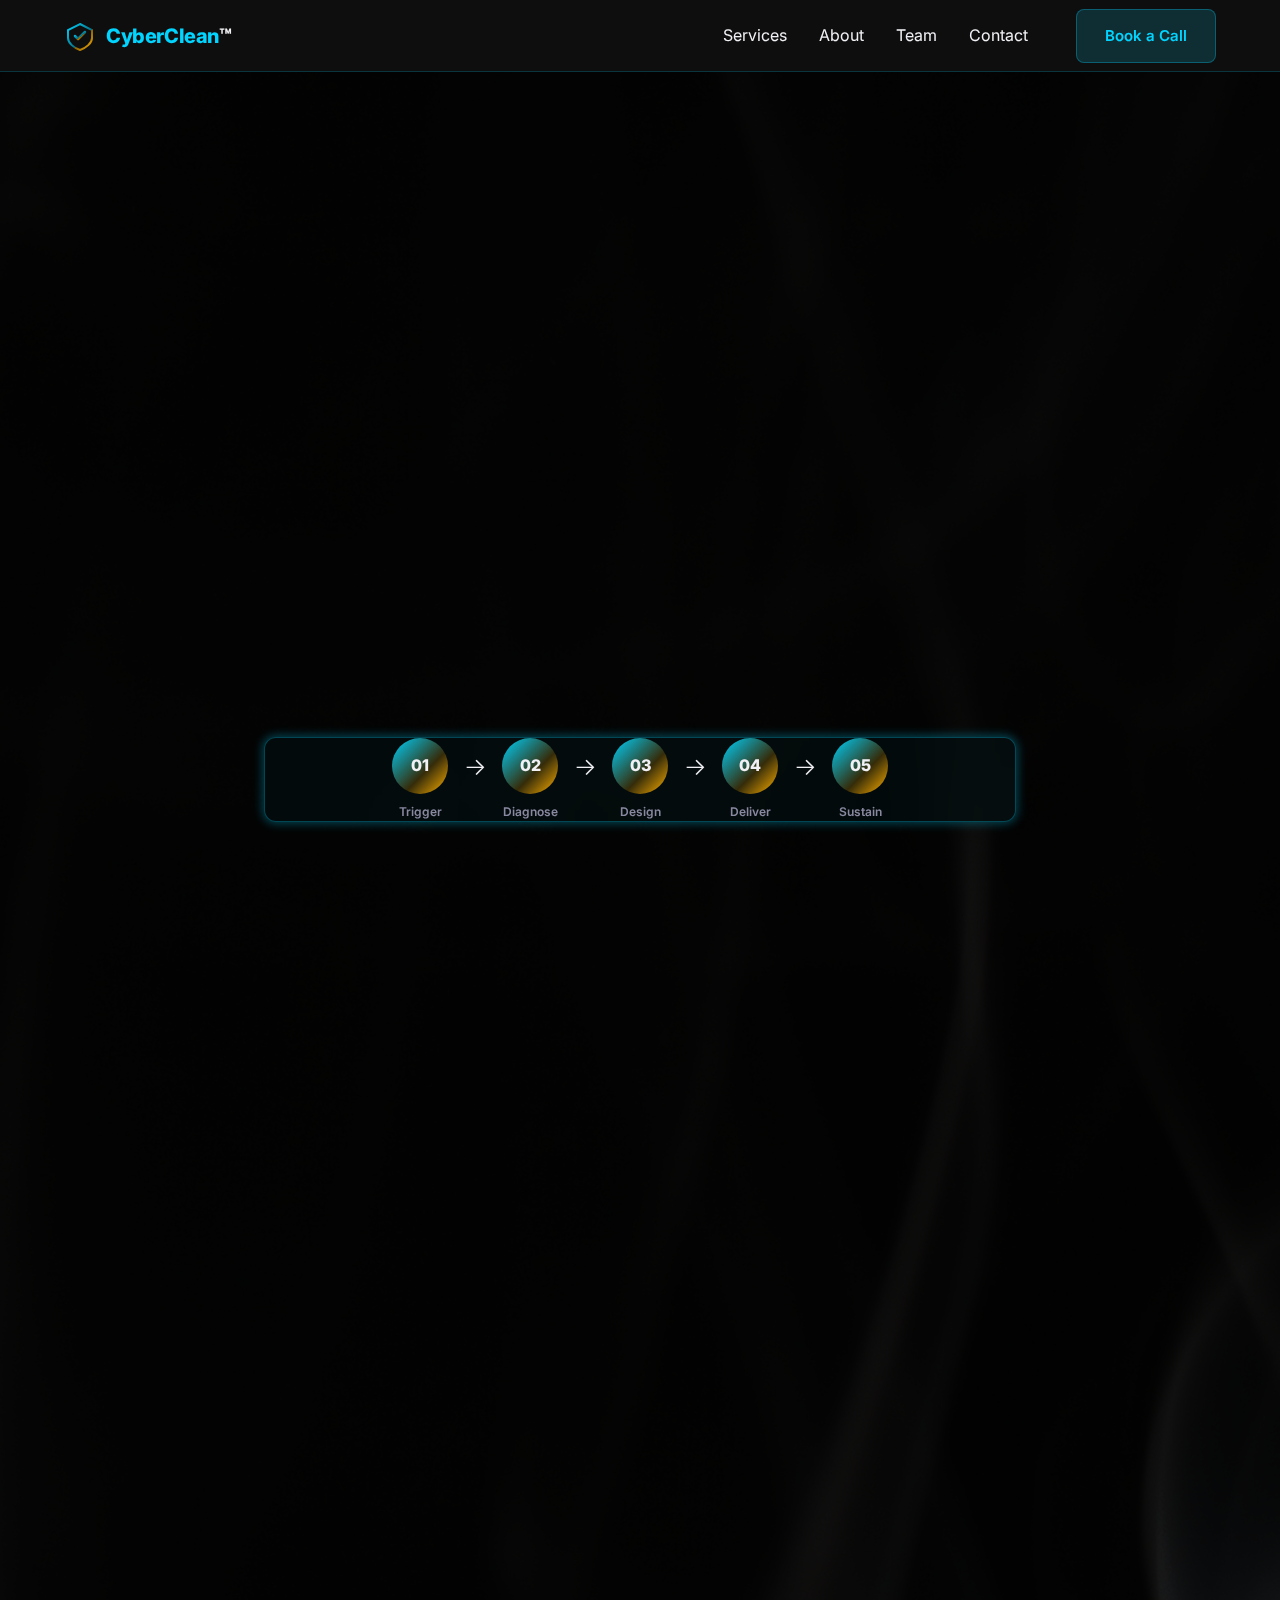
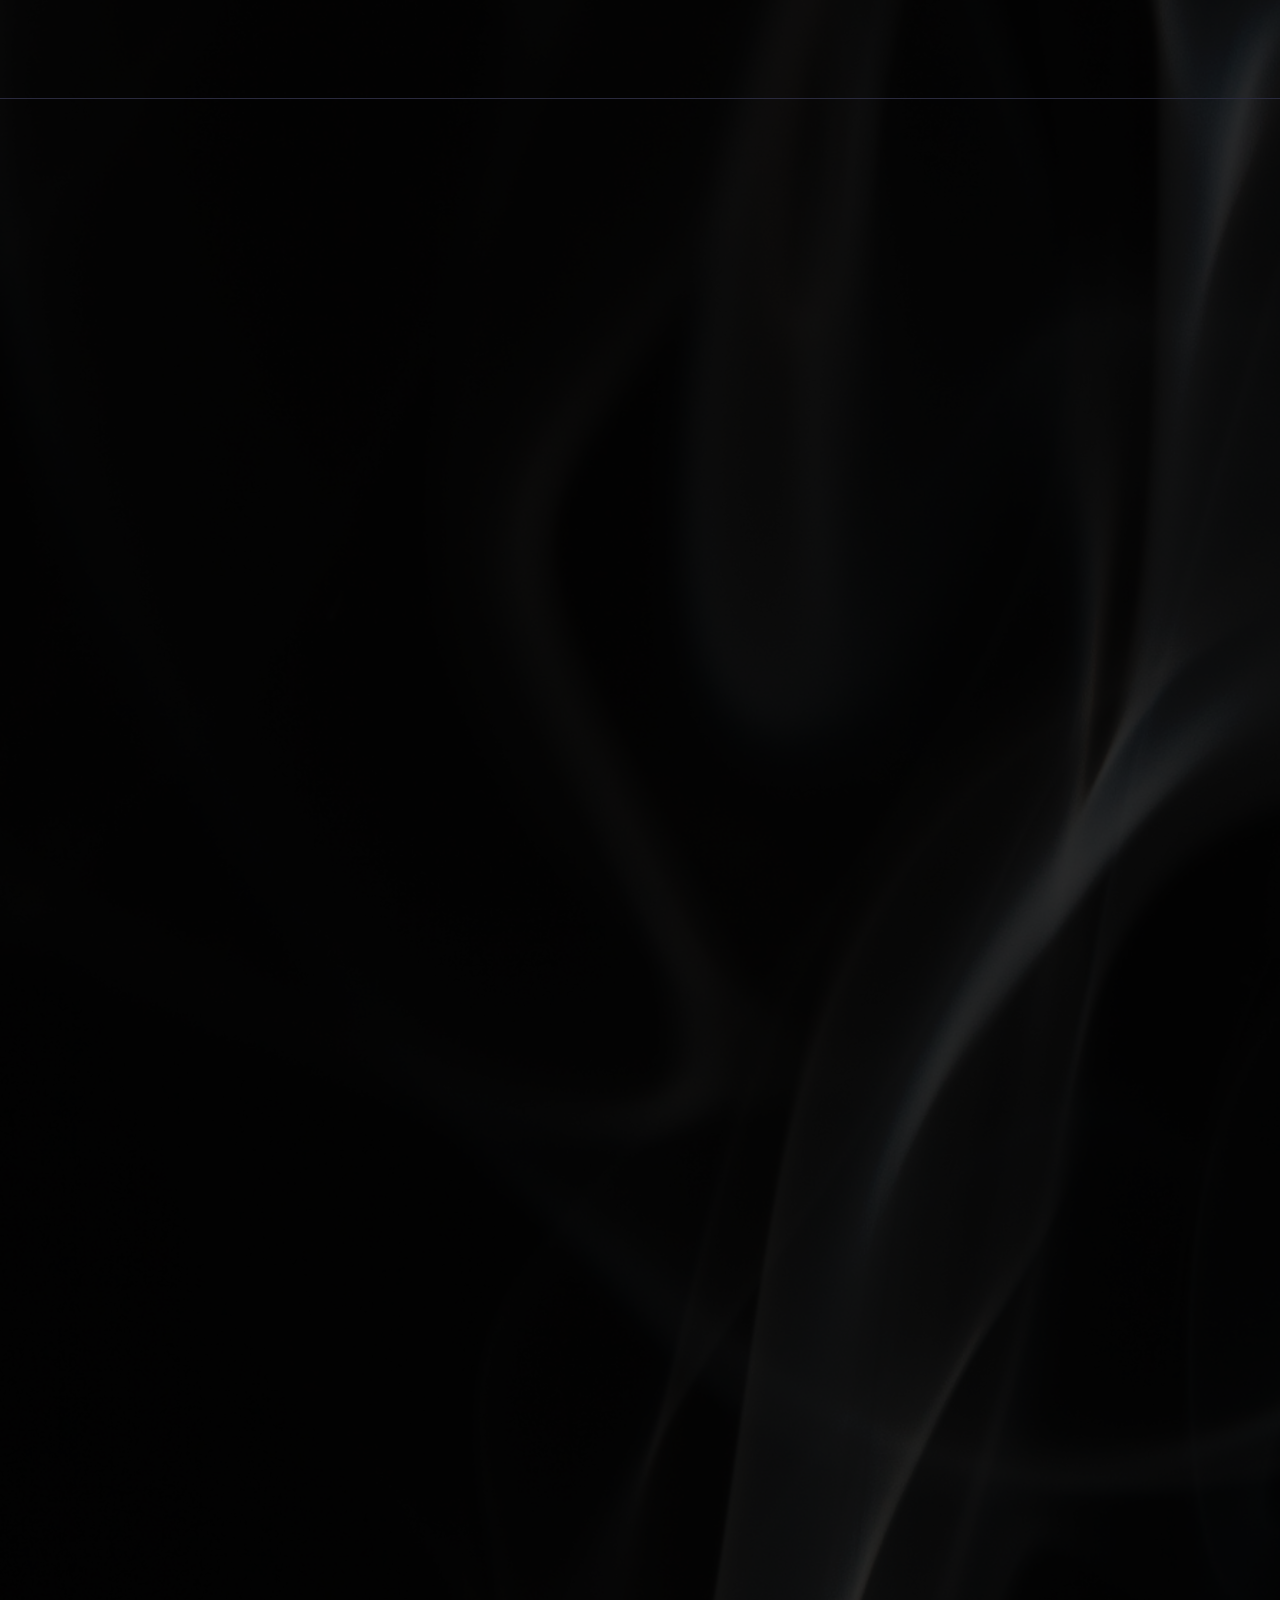
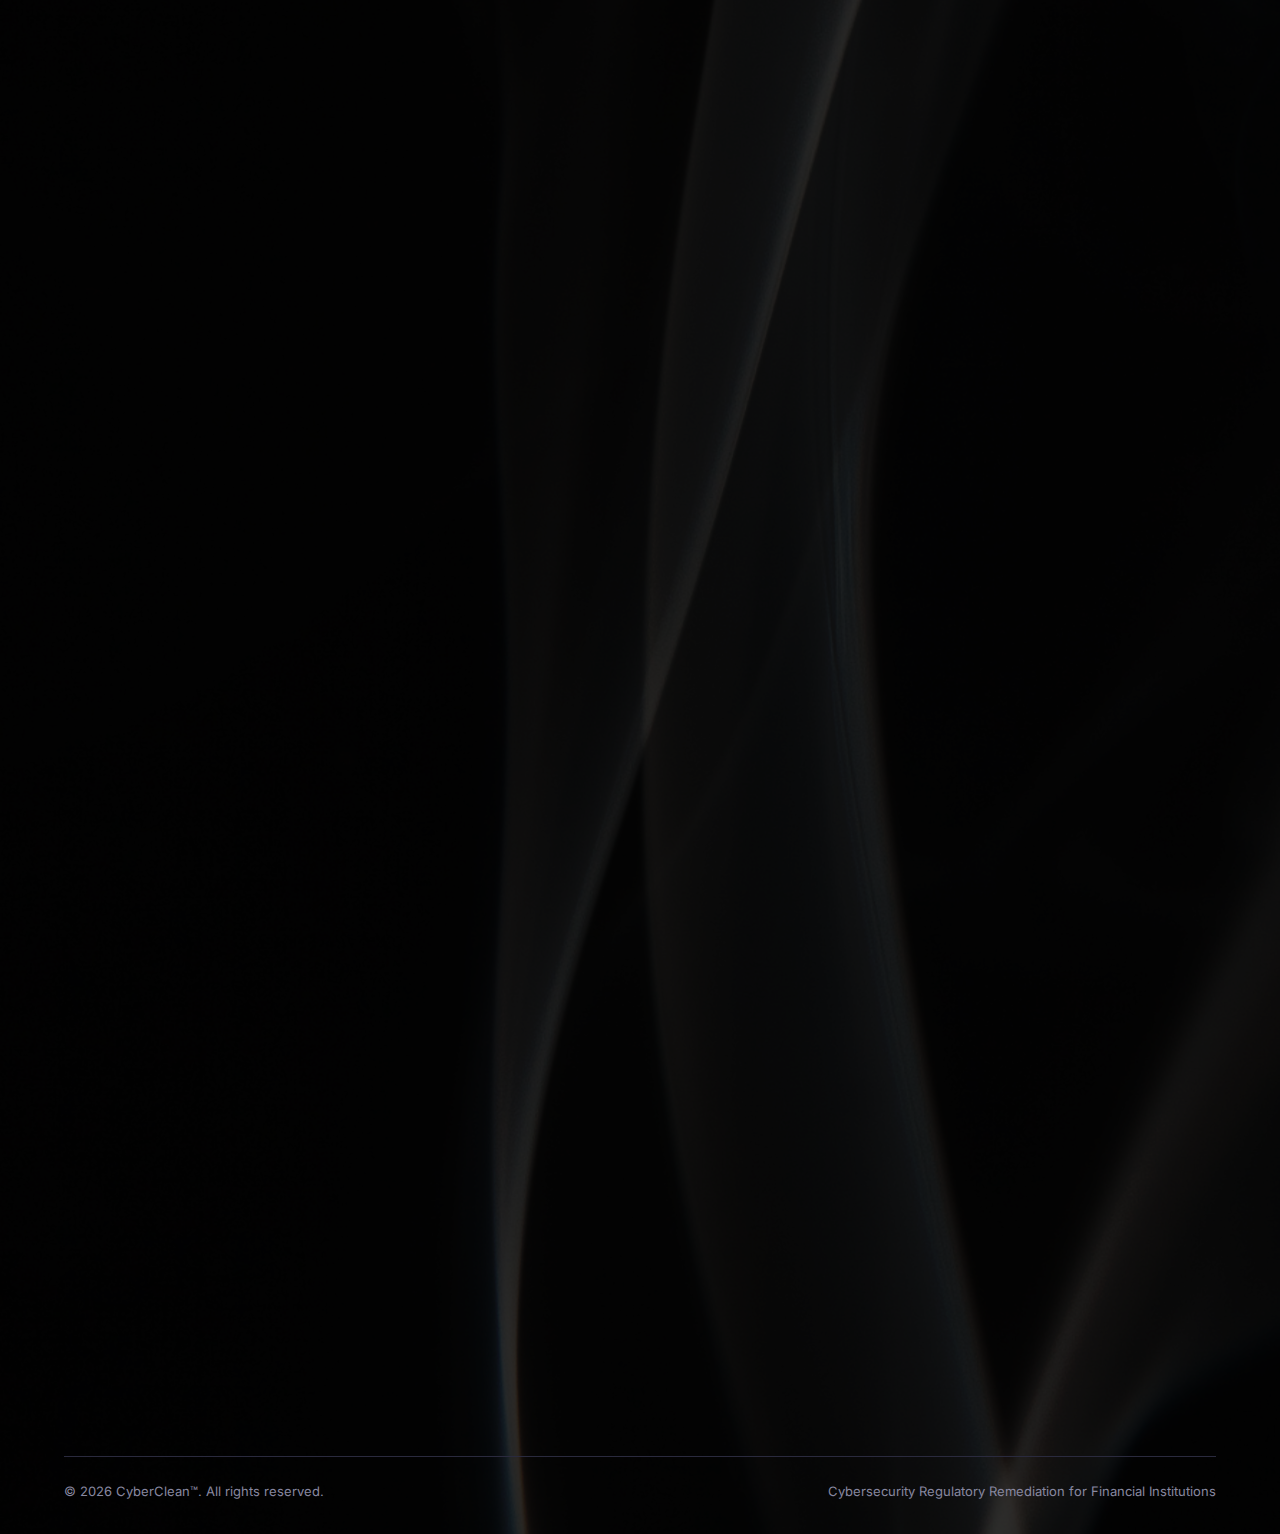
<file: index copy.html>
<!DOCTYPE html>
<!--
Copyright © 2026–Present Jeffery Martin. All rights reserved.

LICENSING MODEL — COMMERCIAL

This software is dual-licensed:

1) COMMERCIAL LICENSE (DEFAULT)
--------------------------------
Use, reproduction, modification, or distribution of this software
for internal business, enterprise, commercial, or production purposes
requires a valid, written commercial license agreement with the
copyright holder.

No rights are granted for such use without an executed agreement.

2) OPEN SOURCE LICENSE (APACHE 2.0 — CONDITIONAL)
-------------------------------------------------
Alternatively, this software may be used under the Apache License,
Version 2.0, but ONLY if and when a copy of the Apache License 2.0
is explicitly included in this repository.

If no Apache 2.0 license file is present, the software is NOT licensed
for open-source use.

OWNERSHIP AND EMPLOYMENT NOTICE
--------------------------------
This software was developed independently and is not a work made for hire.
No intellectual property rights are assigned or licensed by implication,
including by employment, access, contribution, or use.

For licensing inquiries: <email or URL>
-->
<html lang="en">
<head>
  <meta charset="UTF-8">
  <meta name="viewport" content="width=device-width, initial-scale=1.0">
  <title>CyberClean™ — From Regulatory Pressure to Sustainable Cyber Capability</title>
  <meta name="description" content="CyberClean operationalizes a disciplined, evidence-driven model for closing regulatory findings (MRAs, MRIAs, consent orders) while building sustainable cybersecurity capabilities for financial institutions.">
  <link rel="icon" type="image/svg+xml" href="assets/favicon.svg">
  <link rel="stylesheet" href="css/styles.css">
  <link rel="stylesheet" href="css/animations.css">
</head>
<body>

  <!-- ══ NAV ══════════════════════════════════════════════ -->
  <nav class="nav" id="main-nav" role="navigation" aria-label="Main navigation">
    <div class="container nav-inner">
      <a href="index.html" class="nav-logo" aria-label="CyberClean home">
        <img src="assets/favicon.svg" alt="" class="nav-logo-icon" width="32" height="32">
        <span class="nav-logo-text"><span class="brand">CyberClean</span>™</span>
      </a>
      <ul class="nav-links" role="list">
        <li><a href="services.html">Services</a></li>
        <li><a href="about.html">About</a></li>
        <li><a href="team.html">Team</a></li>
        <li><a href="contact.html">Contact</a></li>
        <li class="nav-cta"><a href="contact.html" class="btn btn-primary">Book a Call</a></li>
      </ul>
      <button class="nav-hamburger" aria-label="Toggle menu" aria-expanded="false" aria-controls="main-nav">
        <span></span><span></span><span></span>
      </button>
    </div>
  </nav>

  <main>

    <!-- ══ HERO ═════════════════════════════════════════════ -->
    <section class="hero" aria-label="Hero">
      <div class="container hero-content">
        <p class="section-label hero-animate">The CyberClean Method</p>
        <h1 class="hero-heading hero-animate">
          From Trigger to Sustainment.<br>
          <span class="gradient-text">One Continous Thread.</span>
        </h1>
        <p class="hero-sub hero-animate">
          From the moment a finding lands to the day it’s sustainably closed — every step is structured, evidence-producing, auditable, and owned.
        </p>
      <div class="flow-diagram glass" data-reveal="" data-delay="400" role="list" aria-label="Module sequence">
          <div class="flow-node" role="listitem">
            <div class="flow-node-badge" data-delay="600">01</div>
            <div class="flow-node-label">Trigger</div>
          </div>
          <div class="flow-connector" aria-hidden="true">→</div>
          <div class="flow-node" role="listitem">
            <div class="flow-node-badge">02</div>
            <div class="flow-node-label">Diagnose</div>
          </div>
          <div class="flow-connector" aria-hidden="true">→</div>
          <div class="flow-node" role="listitem">
            <div class="flow-node-badge">03</div>
            <div class="flow-node-label">Design</div>
          </div>
          <div class="flow-connector" aria-hidden="true">→</div>
          <div class="flow-node" role="listitem">
            <div class="flow-node-badge">04</div>
            <div class="flow-node-label">Deliver</div>
          </div>
          <div class="flow-connector" aria-hidden="true">→</div>
          <div class="flow-node" role="listitem">
            <div class="flow-node-badge">05</div>
            <div class="flow-node-label">Sustain</div>
          </div>
        </div></div>
      
    </section>

    <!-- ══ Regulatory Trigger ══════════════════════════════════════ -->
    <section class="module-section" id="module-1" aria-label="Regulatory Trigger">
      <div class="container">  
        <div class="module-header" data-reveal>
          <div class="module-badge module-badge--lg">01</div>
          <div class="module-header-text">
            <h2>Regulatory Trigger</h2>
            <p class="module-purpose">Ingest and scope regulatory findings to establish a structured, accountable foundation before any remediation work begins.</p>
          </div>
        </div>
        <div class="module-body">
          <div class="module-activities" data-reveal>
            <h4>Key Activities</h4>
            <ul>
              <li>Parse and categorize MRA/MRIA language, consent order provisions, and audit findings</li>
              <li>Map each finding to the applicable regulatory framework (FFIEC, NIST CSF, PCI DSS, etc.)</li>
              <li>Assign 1LOD accountability and 2LOD oversight roles for each finding</li>
              <li>Establish risk severity ratings and remediation timeline targets</li>
              <li>Build the master findings register — the source of truth for all downstream work</li>
            </ul>
          </div>
          <div class="module-outputs" data-reveal data-delay="200">
            <h4>Outputs</h4>
            <ul>
              <li>Master Findings Register with risk classifications</li>
              <li>1LOD/2LOD accountability matrix</li>
              <li>Regulatory framework cross-reference mapping</li>
              <li>Remediation timeline and milestone schedule</li>
              <li>Board and Executive reporting baseline</li>
            </ul>
            <blockquote class="glass">
              "The Board needs confidence that every regulatory finding has an owner, a deadline, and a credible plan — before a single control is touched."
              <cite>— Module 1 Governance Principle</cite>
            </blockquote>
          </div>
        </div>
      </div>
    </section>

    <!-- ══ APPROACH ═════════════════════════════════════════ -->
    <section class="section approach" aria-labelledby="approach-heading">
      <div class="container approach-inner">
        <div class="approach-text"  data-reveal="" data-delay="200" aria-hidden="true">
          <span class="section-label">The CyberClean Approach</span>
          <div class="accent-line"></div>
          <h2 class="section-title" id="approach-heading">
            We address root causes,<br>not surface symptoms.
          </h2>
          <p class="section-body">
            Many remediation programs treat findings as checklists. CyberClean treats them as diagnostic signals. Each engagement traces from regulatory requirements through root cause analysis to control redesign — with operating effectiveness validated to support closure decisions. The result: remediation that remains effective over time.
          </p>
          <div class="approach-sub" data-reveal="" data-delay="200" aria-hidden="true"><ul class="approach-principles">
            <li>
              <span class="check" aria-hidden="true">✓</span>
              Remediation is anchored in validated root-cause analysis
            </li>
            <li>
              <span class="check" aria-hidden="true">✓</span>
              <span>Controls are designed for  <em>operational</em> use, not documentation alone</span>
            </li>
            <li>
              <span class="check" aria-hidden="true">✓</span>
              Progress is measured, evidenced, and reviewable
            </li>
            <li>
              <span class="check" aria-hidden="true">✓</span>
              BAU ownership transition is an explicit defined and delivered
            </li>
          </ul><div class="approach-visual visible">
            <div class="chain-box">
              <div class="chain-label">The Traceability Chain</div>
              <ol class="traceability-chain">
                <li>Requirement</li>
                <li class="chain-arrow">→</li>
                <li>Risk</li>
                <li class="chain-arrow">→</li>
                <li>Control</li>
                <li class="chain-arrow">→</li>
                <li>Evidence</li>
                <li class="chain-arrow">→</li>
                <li>Metric</li>
                <li class="chain-arrow">→</li>
                <li>Audit</li>
              </ol>
            </div>
          </div></div>
        </div>
        
      </div>
    </section>

    <!-- ══ 5 MODULES PREVIEW ════════════════════════════════ -->
    <section class="section modules-preview" aria-labelledby="modules-heading">
      <div class="container">
        <div class="section-header" data-reveal>
          <span class="section-label">The CyberClean Method</span>
          <div class="accent-line"></div>
          <h2 class="section-title" id="modules-heading">From Trigger to Sustainment. One Continuous Thread.</h2>
          <p class="section-body">From the moment a finding lands to the day it’s sustainably closed — every step is structured, evidence-producing, auditable, and owned.</p>
        </div>
        <div class="modules-grid">
          <a href="services.html#module-1" class="module-card card" data-reveal data-delay="100">
            <div class="module-badge" aria-hidden="true">01</div>
            <h3>Regulatory Trigger</h3>
            <p>Intake and scope regulatory findings. Establish accountability, risk classification, and remediation timelines before work begins.</p>
            <span class="module-link" aria-hidden="true">Learn more →</span>
          </a>
          <a href="services.html#module-2" class="module-card card" data-reveal data-delay="200">
            <div class="module-badge" aria-hidden="true">02</div>
            <h3>Diagnose</h3>
            <p>Root cause analysis, control gap mapping, and risk-based prioritization. Understand what actually broke before designing a fix.</p>
            <span class="module-link" aria-hidden="true">Learn more →</span>
          </a>
          <a href="services.html#module-3" class="module-card card" data-reveal data-delay="300">
            <div class="module-badge" aria-hidden="true">03</div>
            <h3>Design</h3>
            <p>Control redesign and uplift, evidence standards definition, KCI/KRI design. Define controls to operate, not just to document.</p>
            <span class="module-link" aria-hidden="true">Learn more →</span>
          </a>
          <a href="services.html#module-4" class="module-card card" data-reveal data-delay="400">
            <div class="module-badge" aria-hidden="true">04</div>
            <h3>Deliver</h3>
            <p>Iterative remediation, evidence production, and issue closure packages. Progress is delivered through controlled increments, supported by evidence—not narratives or slide decks.</p>
            <span class="module-link" aria-hidden="true">Learn more →</span>
          </a>
          <a href="services.html#module-5" class="module-card card" data-reveal data-delay="500">
            <div class="module-badge" aria-hidden="true">05</div>
            <h3>Sustain</h3>
            <p>BAU ownership transition, automated evidence collection, KCI/KRI monitoring. Built to prevent the next finding before it's written.</p>
            <span class="module-link" aria-hidden="true">Learn more →</span>
          </a>
        </div>
        <div class="modules-cta" data-reveal>
          <a href="services.html" class="btn btn-secondary">Explore the Full Methodology</a>
        </div>
      </div>
    </section>

    <!-- ══ DIFFERENTIATORS ══════════════════════════════════ -->
    <section class="section differentiators" aria-labelledby="diff-heading">
      <div class="container">
        <div class="section-header" data-reveal>
          <span class="section-label">Why CyberClean</span>
          <div class="accent-line"></div>
          <h2 class="section-title" id="diff-heading">Built differently. Intentionally.</h2>
        </div>
        <div class="diff-grid">
          <div class="diff-item" data-reveal data-delay="100">
            <div class="diff-icon" aria-hidden="true">
              <svg width="32" height="32" viewBox="0 0 24 24" fill="none" stroke="url(#g1)" stroke-width="1.5">
                <defs><linearGradient id="g1" x1="0" y1="0" x2="1" y2="1"><stop offset="0%" stop-color="#00D4FF"/><stop offset="100%" stop-color="#00D4FF"/></linearGradient></defs>
                <path d="M13 2L3 14h9l-1 8 10-12h-9l1-8z"/>
              </svg>
            </div>
            <h3>Evidence-Driven Delivery at Scale</h3>
            <p>Our delivery system is intentionally pragmatic, informed by empirical science, behavioral psychology, and operational efficiency, and designed to function within the organization’s governance model, risk tolerance, and workforce dynamics.</p>
          </div>
          <div class="diff-item" data-reveal data-delay="200">
            <div class="diff-icon" aria-hidden="true">
              <svg width="32" height="32" viewBox="0 0 24 24" fill="none" stroke="url(#g2)" stroke-width="1.5">
                <defs><linearGradient id="g2" x1="0" y1="0" x2="1" y2="1"><stop offset="0%" stop-color="#00D4FF"/><stop offset="100%" stop-color="#00D4FF"/></linearGradient></defs>
                <circle cx="12" cy="12" r="10"/><path d="M12 8v4l3 3"/>
              </svg>
            </div>
            <h3>Root Cause Focus</h3>
            <p>We trace every finding to its systemic cause before proposing a solution. Surface-level patches that re-surface at the next exam aren't in our vocabulary.</p>
          </div>
          <div class="diff-item" data-reveal data-delay="300">
            <div class="diff-icon" aria-hidden="true">
              <svg width="32" height="32" viewBox="0 0 24 24" fill="none" stroke="url(#g3)" stroke-width="1.5">
                <defs><linearGradient id="g3" x1="0" y1="0" x2="1" y2="1"><stop offset="0%" stop-color="#00D4FF"/><stop offset="100%" stop-color="#00D4FF"/></linearGradient></defs>
                <path d="M12 22s8-4 8-10V5l-8-3-8 3v7c0 6 8 10 8 10z"/>
              </svg>
            </div>
            <h3>Sustainability Built In</h3>
            <p>Sustainability isn't optional — it's the whole point. Every engagement ends with documented BAU ownership, active KCI/KRI monitoring, and a forward-looking risk posture.</p>
          </div>
        </div>
      </div>
    </section>

    <!-- ══ CTA BANNER ════════════════════════════════════════ -->
    <section class="cta-banner section--sm" aria-label="Call to action">
      <div class="container">
        <div class="cta-banner-inner" data-reveal>
          <span class="section-label">Get Started</span>
          <h2>Ready to close your findings?</h2>
          <p>Let's talk about where you are and what sustainable remediation looks like for your institution.</p>
          <div class="btn-group">
            <a href="contact.html" class="btn btn-primary">Schedule a Call</a>
            <a href="services.html" class="btn btn-secondary">Explore Methodology</a>
          </div>
        </div>
      </div>
    </section>

  </main>

  <!-- ══ FOOTER ════════════════════════════════════════════ -->
  <footer class="footer">
    <div class="container">
      <div class="footer-bottom">
        <span>&copy; 2026 CyberClean™. All rights reserved.</span>
        <span>Cybersecurity Regulatory Remediation for Financial Institutions</span>
      </div>
    </div>
  </footer>

  <script src="js/main.js"></script>
</body>
</html>
</file>
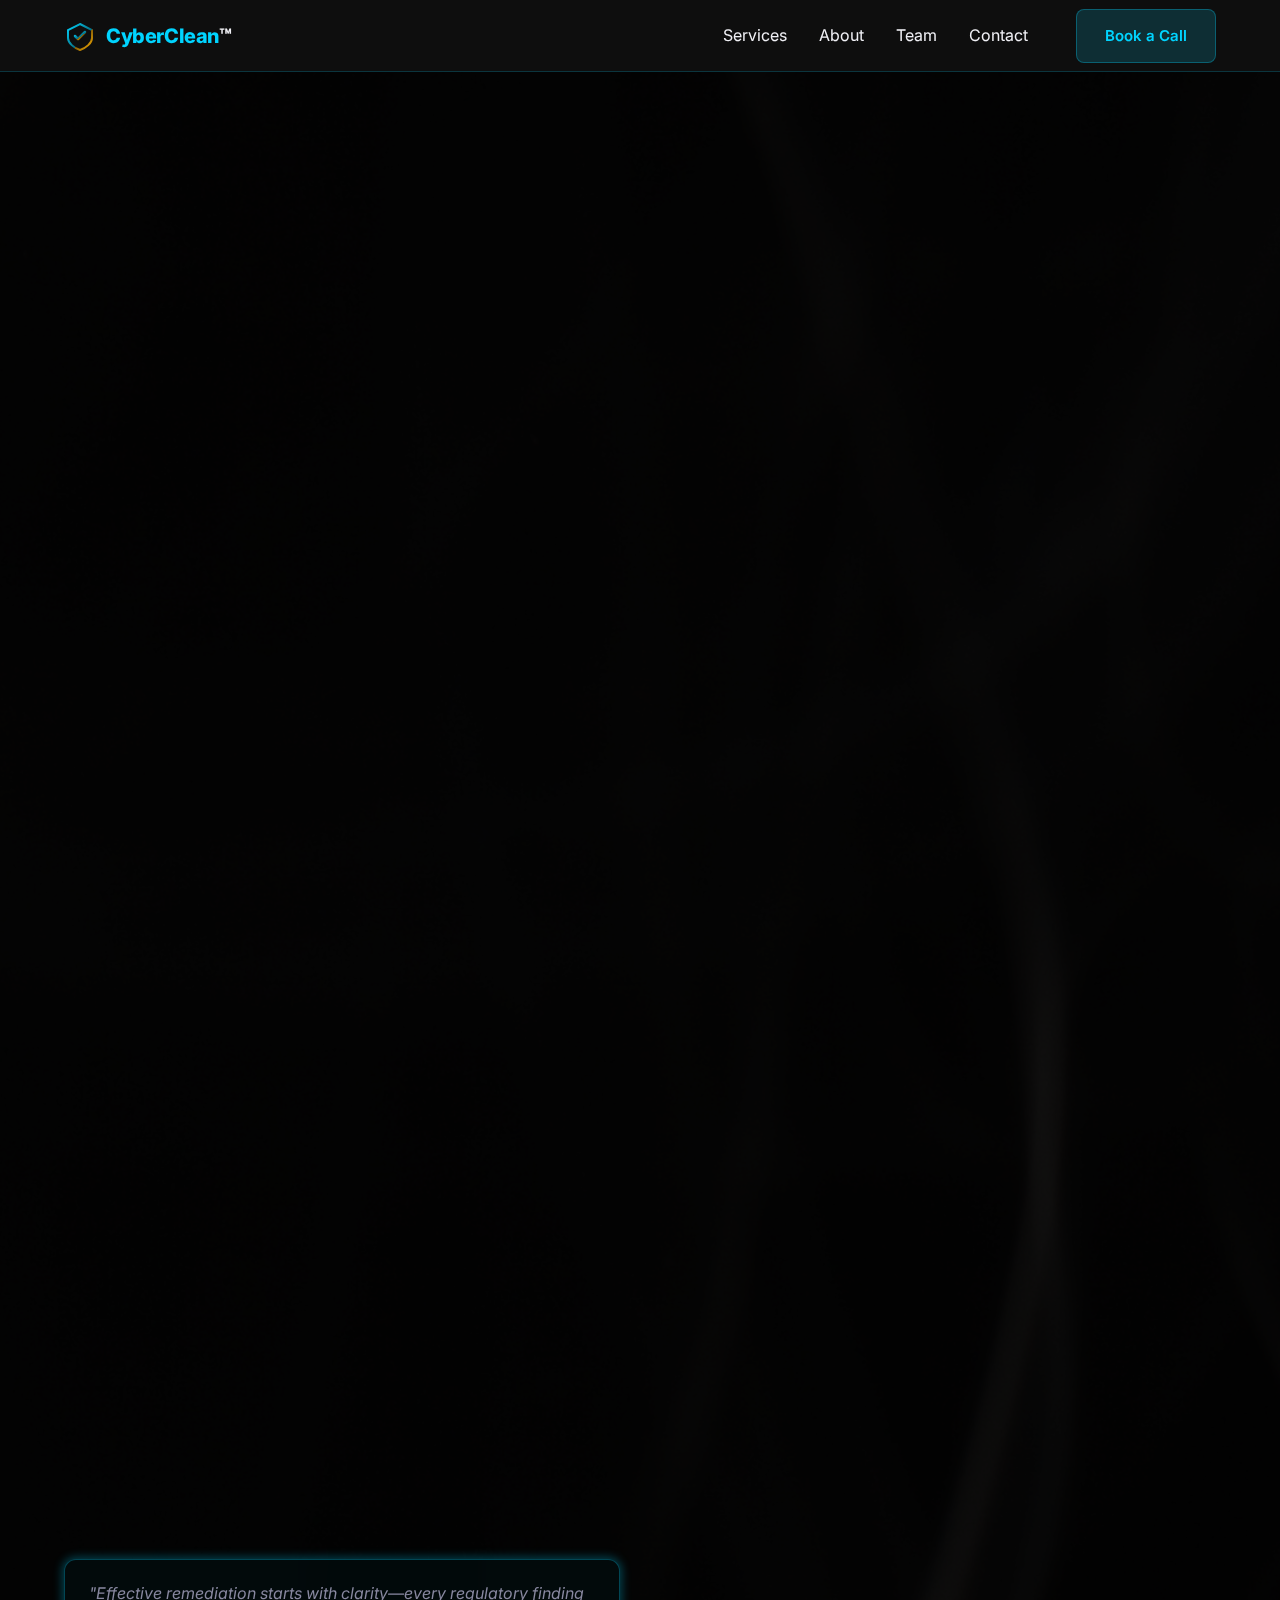
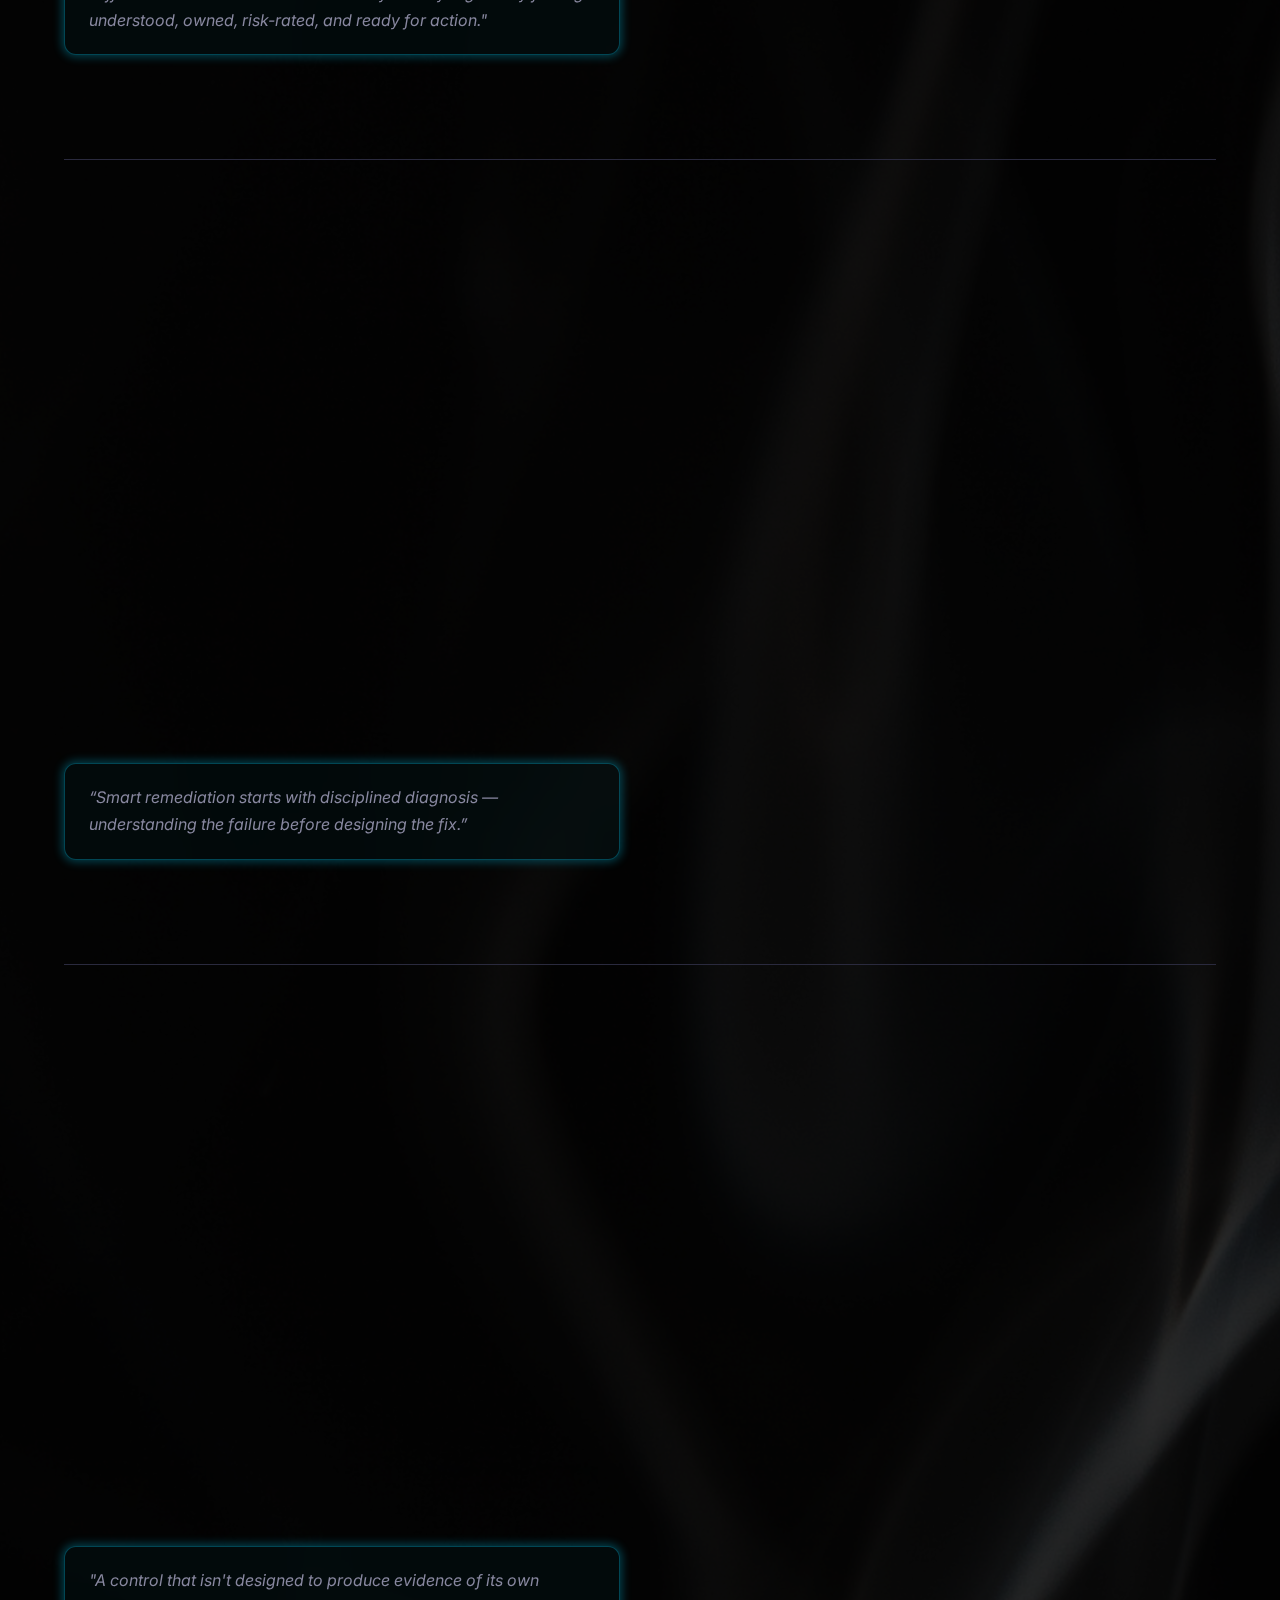
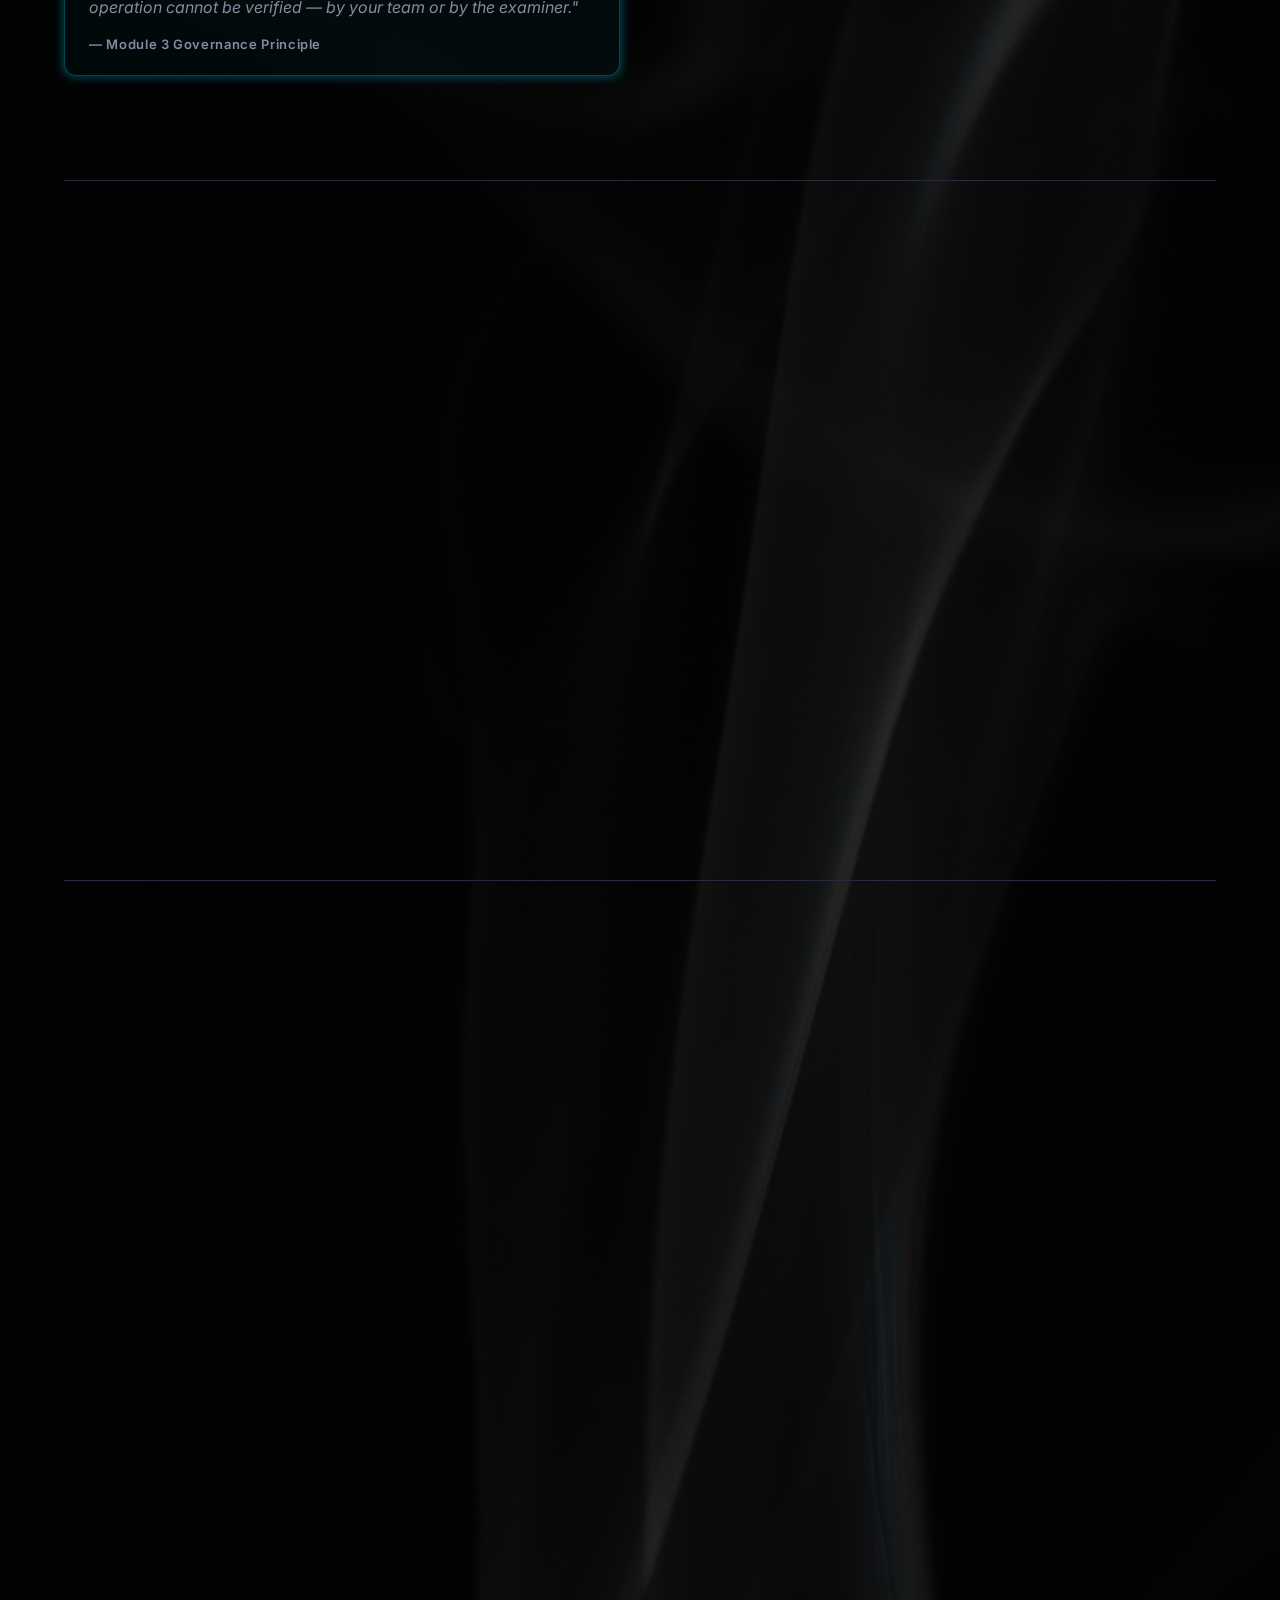
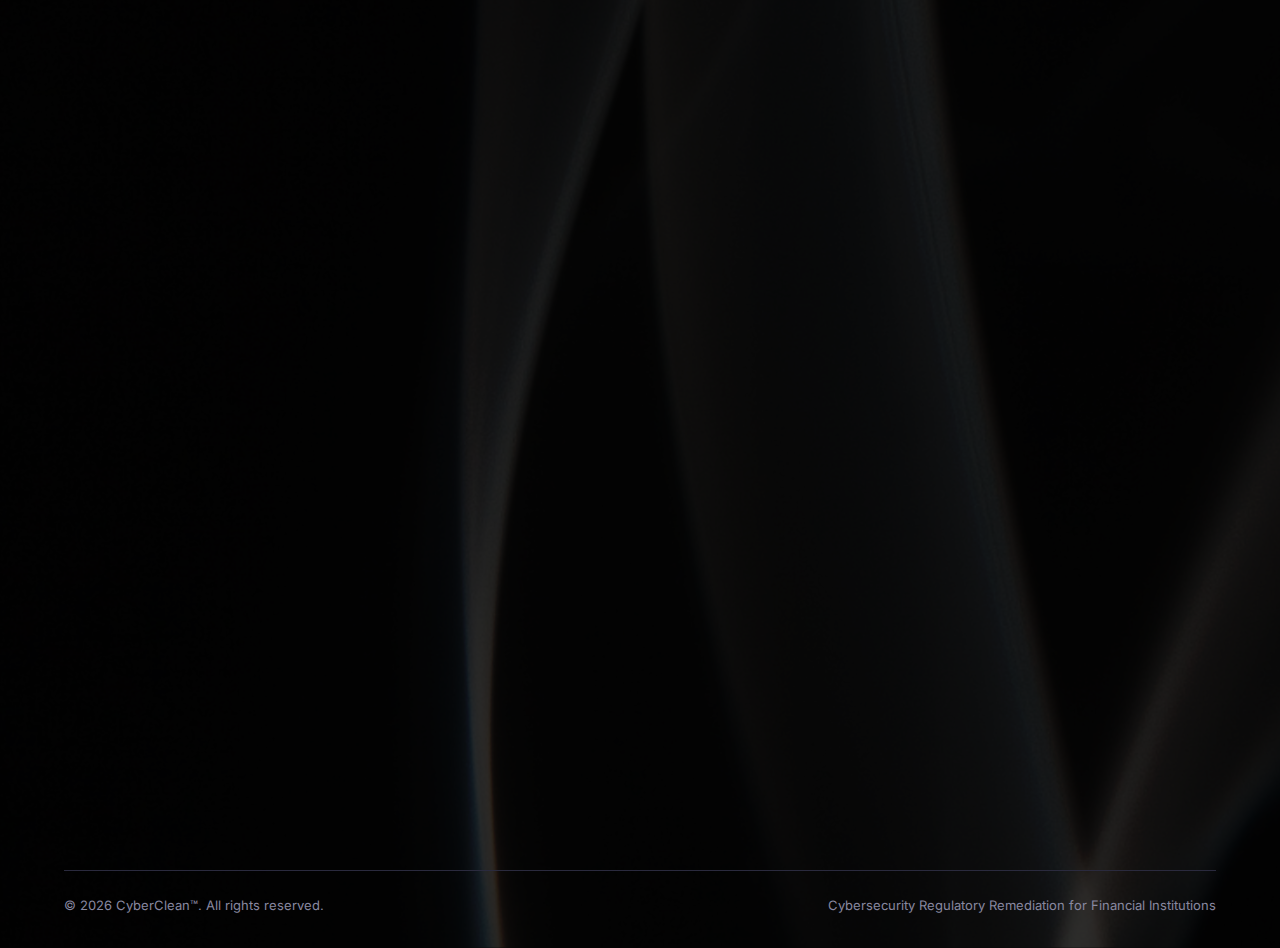
<file: services.html>
<!DOCTYPE html>
<!--
© 2026–Present Jeffery Martin.
Dual-licensed: Commercial license required for business use.
Apache 2.0 applies only if explicitly included.
No implied rights granted.
-->
<html lang="en">
<head>
  <meta charset="UTF-8">
  <meta name="viewport" content="width=device-width, initial-scale=1.0">
  <title>Services &amp; Methodology — CyberClean™</title>
  <meta name="description" content="CyberClean's five-module methodology: from regulatory finding intake through sustainable BAU control monitoring. Evidence-driven remediation for financial institutions.">
  <link rel="icon" type="image/svg+xml" href="assets/favicon.svg">
  <link rel="stylesheet" href="css/styles.css">
  <link rel="stylesheet" href="css/animations.css">
</head>
<body>

  <!-- ══ NAV ══════════════════════════════════════════════ -->
  <nav class="nav" id="main-nav" role="navigation" aria-label="Main navigation">
    <div class="container nav-inner">
      <a href="index.html" class="nav-logo" aria-label="CyberClean home">
        <img src="assets/favicon.svg" alt="" class="nav-logo-icon" width="32" height="32">
        <span class="nav-logo-text"><span class="brand">CyberClean</span>™</span>
      </a>
      <ul class="nav-links" role="list">
        <li><a href="services.html" class="active">Services</a></li>
        <li><a href="about.html">About</a></li>
        <li><a href="team.html">Team</a></li>
        <li><a href="contact.html">Contact</a></li>
        <li class="nav-cta"><a href="contact.html" class="btn btn-primary">Book a Call</a></li>
      </ul>
      <button class="nav-hamburger" aria-label="Toggle menu" aria-expanded="false" aria-controls="main-nav">
        <span></span><span></span><span></span>
      </button>
    </div>
  </nav>

  <main>

    <!-- ══ HERO ═════════════════════════════════════════════ -->
    <section class="hero" aria-label="Hero">
      <div class="hero-orb" aria-hidden="true"></div>
      <div class="container hero-content">
        <p class="section-label hero-animate">The CyberClean Method</p>
        <h1 class="hero-heading hero-animate">
          From Trigger to Sustainment. <span class="gradient-text">One Continous Thread.</span>
        </h1>
        <p class="hero-sub hero-animate">
          From the moment a finding lands to the day it’s sustainably closed — every step is structured, evidence-producing, auditable, and owned.
        </p>
        <div class="hero-ctas hero-animate">
          <div class="flow-diagram chain-box" data-reveal data-delay="200" role="list" aria-label="Module sequence">
            <a href="#module-1">
              <div class="flow-node" role="listitem">
                <div class="flow-node-badge card">01</div>
                <div class="flow-node-label">Trigger</div>
              </div>
            </a>
            <div class="flow-connector" aria-hidden="true">→</div>
            <a href="#module-2">
              <div class="flow-node" role="listitem">
                <div class="flow-node-badge card">02</div>
                <div class="flow-node-label">Diagnose</div>
              </div>
            </a>
            <div class="flow-connector" aria-hidden="true">→</div>
            <a href="#module-3">
              <div class="flow-node" role="listitem">
                <div class="flow-node-badge card">03</div>
                <div class="flow-node-label">Design</div>
              </div>
            </a>
            <div class="flow-connector" aria-hidden="true">→</div>
            <a href="#module-4">
              <div class="flow-node" role="listitem">
                <div class="flow-node-badge card">04</div>
                <div class="flow-node-label">Deliver</div>
              </div>
            </a>
            <div class="flow-connector" aria-hidden="true">→</div>
            <a href="#module-5">
              <div class="flow-node" role="listitem">
                <div class="flow-node-badge card">05</div>
                <div class="flow-node-label">Sustain</div>
              </div>
            </a>
          </div>
        </div>
      </div>
    </section>

    <!-- ══ PAGE HEADER ══════════════════════════════════════ -->
 <!--    <section class="page-header" aria-label="The CyberClean Method">
      <div class="container">
        <span class="section-label">The CyberClean Method</span>
        <div class="accent-line" aria-hidden="true"></div>
        <h1 class="section-title" data-reveal>From Trigger to Sustainment.</h1>
        <p class="section-body" data-reveal data-delay="200">
          An end-to-end remediation system designed for financial institutions under regulatory pressure. Every module produces verifiable outputs. Every output traces back to the original finding.
        </p>
      </div>
    </section> -->

    <!-- ══ FLOW DIAGRAM ══════════════════════════════════════ -->
    <!-- <section class="flow-section" aria-hidden="true" aria-label="Module flow overview">
      <div class="container">
        <h2 class="section-title" style="text-align:center" data-reveal>One Continuous Thread</h2>
        <div class="flow-diagram chain-box" data-reveal data-delay="200" role="list" aria-label="Module sequence">
          <div class="flow-node" role="listitem">
            <div class="flow-node-badge">01</div>
            <div class="flow-node-label">Trigger</div>
          </div>
          <div class="flow-connector" aria-hidden="true">→</div>
          <div class="flow-node" role="listitem">
            <div class="flow-node-badge">02</div>
            <div class="flow-node-label">Diagnose</div>
          </div>
          <div class="flow-connector" aria-hidden="true">→</div>
          <div class="flow-node" role="listitem">
            <div class="flow-node-badge">03</div>
            <div class="flow-node-label">Design</div>
          </div>
          <div class="flow-connector" aria-hidden="true">→</div>
          <div class="flow-node" role="listitem">
            <div class="flow-node-badge">04</div>
            <div class="flow-node-label">Deliver</div>
          </div>
          <div class="flow-connector" aria-hidden="true">→</div>
          <div class="flow-node" role="listitem">
            <div class="flow-node-badge">05</div>
            <div class="flow-node-label">Sustain</div>
          </div>
        </div>
      </div>
    </section> -->

    <!-- ══ MODULE SECTIONS ══════════════════════════════════ -->
    <div class="container" aria-label="Stages">

      <!-- Module 1 -->
      <section class="module-section" id="module-1" aria-label="Regulatory Trigger">
        <div class="module-header" data-reveal>
          <div class="module-badge module-badge--lg" aria-label="Module 1" aria-hidden="true">01</div>
          <div class="module-header-text">
            <h2 id="mod1-heading">Regulatory Trigger</h2>
            <p class="module-purpose">Intake and scope regulatory findings. Establish accountability, risk classification, and remediation timelines before work begins.</p>
          </div>
        </div>
        <div class="module-body">
          <div class="module-activities" data-reveal>
            <h4>Key Activities</h4>
            <ul>
              <li>Analyze and categorize regulatory findings, including MRA/MRIA language, consent order provisions, and audit observations</li>
              <li>Align findings with applicable regulatory and control frameworks</li>
              <li>Facilitate definition of 1LOD accountability and 2LOD oversight responsibilities</li>
              <li>Develop initial risk severity ratings and target remediation timeframes</li>
              <li>Establish a centralized findings register to organize and track remediation work</li>
            </ul>
          </div>
          <div class="module-outputs" data-reveal data-delay="200">
            <h4>Outputs</h4>
            <ul>
              <li>Centralized Findings Register with risk classifications</li>
              <li>1LOD / 2LOD accountability reference matrix</li>
              <li>Regulatory framework cross-reference mapping</li>
              <li>Target remediation timeline and milestone roadmap</li>
              <li>Baseline structure for board and executive reporting</li>
            </ul>
          </div>
          <blockquote class="glass module-quote">
            "Effective remediation starts with clarity—every regulatory finding understood, owned, risk-rated, and ready for action."
          </blockquote>
        </div>
      </section>

      <!-- Module 2 -->
      <section class="module-section" id="module-2" aria-labelledby="mod2-heading">
        <div class="module-header" data-reveal>
          <div class="module-badge module-badge--lg" aria-label="Module 2">02</div>
          <div class="module-header-text">
            <h2 id="mod2-heading">Diagnose</h2>
            <p class="module-purpose">Root cause analysis, control gap mapping, and risk-based prioritization. Understand what actually broke before designing a fix.</p>
          </div>
        </div>
        <div class="module-body">
          <div class="module-activities" data-reveal>
            <h4>Key Activities</h4>
            <ul>
              <li>Structured root cause analysis using established frameworks (e.g., 5 Whys, fishbone, control failure analysis)</li>
              <li>Control gap mapping aligned to items in the findings register</li>
              <li>Distinction between preventive and detective control gaps as part of the analysis</li>
              <li>Risk-informed prioritization to help sequence remediation by exposure and impact</li>
              <li>Identification and documentation of potential systemic vs. isolated failure patterns</li>
            </ul>
          </div>
          <div class="module-outputs" data-reveal data-delay="200">
            <h4>Outputs</h4>
            <ul>
              <li>Root Cause Analysis (RCA) summaries aligned to relevant findings</li>
              <li>Control Gap Assessment report</li>
              <li>Risk-informed remediation backlog</li>
              <li>Control gap inventory</li>
              <li>Observations on potential systemic patterns and contributing factors</li>
            </ul>
          </div>
          <blockquote class="glass">
            “Smart remediation starts with disciplined diagnosis — understanding the failure before designing the fix.”
          </blockquote>
        </div>
      </section>

      <!-- Module 3 -->
      <section class="module-section" id="module-3" aria-labelledby="mod3-heading">
        <div class="module-header" data-reveal>
          <div class="module-badge module-badge--lg" aria-label="Module 3">03</div>
          <div class="module-header-text">
            <h2 id="mod3-heading">Design</h2>
            <p class="module-purpose">Blueprint the control redesign, define evidence standards, and establish KCI/KRI frameworks before remediation execution begins.</p>
          </div>
        </div>
        <div class="module-body">
          <div class="module-activities" data-reveal>
            <h4>Key Activities</h4>
            <ul>
              <li>Control redesign and uplift to address identified root causes</li>
              <li>Evidence standard definition — what constitutes proof of effective operation</li>
              <li>KCI (Key Control Indicator) and KRI (Key Risk Indicator) design and thresholds</li>
              <li>GRC system traceability alignment — linking controls to regulatory requirements</li>
              <li>1LOD/2LOD operating model design for the revised control environment</li>
            </ul>
          </div>
          <div class="module-outputs" data-reveal data-delay="200">
            <h4>Outputs</h4>
            <ul>
              <li>Control Blueprints (preventive and detective) per finding</li>
              <li>Evidence Standards Matrix</li>
              <li>KCI/KRI definitions, thresholds, and monitoring frequency</li>
              <li>GRC traceability mapping (Requirement → Risk → Control)</li>
              <li>Testing and validation protocols</li>
            </ul>
          </div>
          <blockquote class="glass module-quote">
            "A control that isn't designed to produce evidence of its own operation cannot be verified — by your team or by the examiner."
            <cite>— Module 3 Governance Principle</cite>
          </blockquote>
        </div>
      </section>

      <!-- Module 4 -->
      <section class="module-section" id="module-4" aria-labelledby="mod4-heading">
        <div class="module-header" data-reveal>
          <div class="module-badge module-badge--lg" aria-label="Module 4">04</div>
          <div class="module-header-text">
            <h2 id="mod4-heading">Deliver</h2>
            <p class="module-purpose">Execute sprint-based remediation that produces verifiable evidence artifacts and regulator-ready issue closure packages at every milestone.</p>
          </div>
        </div>
        <div class="module-body">
          <div class="module-activities" data-reveal>
            <h4>Key Activities</h4>
            <ul>
              <li>Two-week sprint cycles with defined sprint goals tied to the findings register</li>
              <li>Evidence artifact production: policy updates, configuration screenshots, test results, training records</li>
              <li>Sprint reviews with 1LOD owners and 2LOD compliance oversight</li>
              <li>Issue closure package assembly — structured documentation for regulator submission</li>
              <li>Continuous Board and executive reporting against sprint milestones</li>
            </ul>
          </div>
          <div class="module-outputs" data-reveal data-delay="200">
            <h4>Outputs</h4>
            <ul>
              <li>Sprint evidence artifact packages (per sprint)</li>
              <li>Issue Closure Packages (per finding) — regulator-submission ready</li>
              <li>Sprint progress dashboards for Board reporting</li>
              <li>1LOD/2LOD sign-off documentation</li>
              <li>Remediation timeline actuals vs. plan tracking</li>
            </ul>
            <blockquote class="glass">
              "Every sprint must end with something a regulator can read, verify, and reference in the examination file."
              <cite>— Module 4 Governance Principle</cite>
            </blockquote>
          </div>
        </div>
      </section>

      <!-- Module 5 -->
      <section class="module-section" id="module-5" aria-labelledby="mod5-heading">
        <div class="module-header" data-reveal>
          <div class="module-badge module-badge--lg" aria-label="Module 5">05</div>
          <div class="module-header-text">
            <h2 id="mod5-heading">Sustain</h2>
            <p class="module-purpose">Transition remediated controls to sustainable BAU operation with automated evidence collection and continuous KCI/KRI monitoring — preventing repeat findings.</p>
          </div>
        </div>
        <div class="module-body">
          <div class="module-activities" data-reveal>
            <h4>Key Activities</h4>
            <ul>
              <li>BAU ownership transition — documented handoff from project team to operational owners</li>
              <li>Automated evidence collection implementation (where applicable)</li>
              <li>KCI/KRI monitoring dashboard activation and threshold calibration</li>
              <li>Ongoing 1LOD self-assessment and 2LOD oversight operating model</li>
              <li>Repeat-finding prevention review and look-back analysis</li>
            </ul>
          </div>
          <div class="module-outputs" data-reveal data-delay="200">
            <h4>Outputs</h4>
            <ul>
              <li>BAU Transition Playbook per control domain</li>
              <li>KCI/KRI monitoring dashboards (live)</li>
              <li>Automated evidence collection runbooks</li>
              <li>1LOD/2LOD operating procedures (post-remediation)</li>
              <li>12-month sustainability validation schedule</li>
            </ul>
            <blockquote class="glass">
              "Regulatory closure is not the end — it's the beginning of demonstrating that what you built actually operates."
              <cite>— Module 5 Governance Principle</cite>
            </blockquote>
          </div>
        </div>
      </section>

      <!-- Traceability Callout -->
      <div class="traceability-callout" data-reveal>
        <h3>The Core Traceability Chain</h3>
        <div class="traceability-chain-display" role="list" aria-label="Traceability chain">
          <span class="chain-item" role="listitem">Requirement</span>
          <span class="chain-sep" aria-hidden="true">→</span>
          <span class="chain-item" role="listitem">Risk</span>
          <span class="chain-sep" aria-hidden="true">→</span>
          <span class="chain-item" role="listitem">Control</span>
          <span class="chain-sep" aria-hidden="true">→</span>
          <span class="chain-item" role="listitem">Evidence</span>
          <span class="chain-sep" aria-hidden="true">→</span>
          <span class="chain-item" role="listitem">Metric</span>
          <span class="chain-sep" aria-hidden="true">→</span>
          <span class="chain-item" role="listitem">Audit</span>
        </div>
        <p style="color:var(--muted);margin-top:20px;font-size:15px;">Every finding, every control, every evidence artifact traces through this chain — from regulatory requirement to the next examiner review.</p>
      </div>

    </div><!-- /container -->

    <!-- ══ CTA BANNER ════════════════════════════════════════ -->
    <section class="cta-banner section--sm" aria-label="Call to action">
      <div class="container">
        <div class="cta-banner-inner" data-reveal>
          <span class="section-label">Next Step</span>
          <h2>Ready to start Module 1?</h2>
          <p>Tell us about your current findings and we'll scope an engagement within one week.</p>
          <div class="btn-group">
            <a href="contact.html" class="btn btn-primary">Schedule a Call</a>
            <a href="about.html" class="btn btn-secondary">Learn About Our Approach</a>
          </div>
        </div>
      </div>
    </section>

  </main>

  <!-- ══ FOOTER ════════════════════════════════════════════ -->
  <footer class="footer">
    <div class="container">
      <div class="footer-bottom">
        <span>&copy; 2026 CyberClean™. All rights reserved.</span>
        <span>Cybersecurity Regulatory Remediation for Financial Institutions</span>
      </div>
    </div>
  </footer>

  <script src="js/main.js"></script>
</body>
</html>
</file>
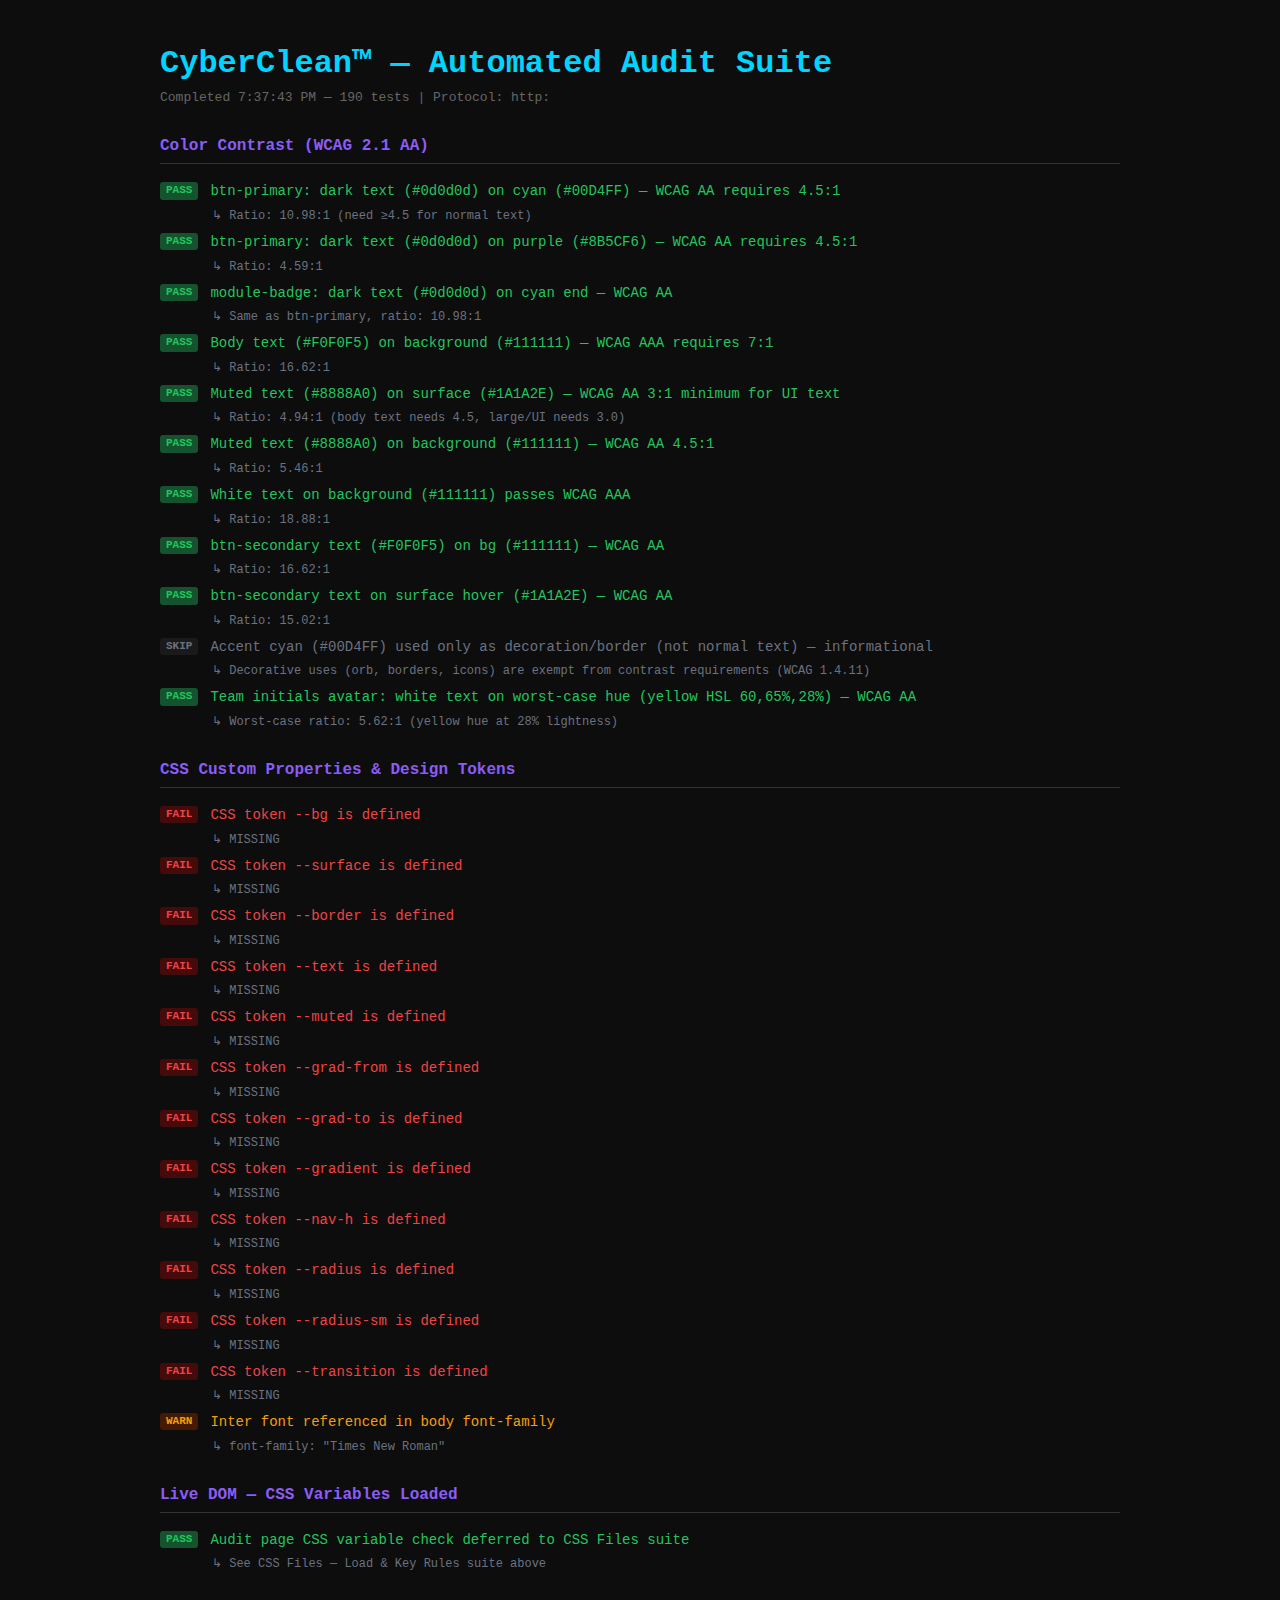
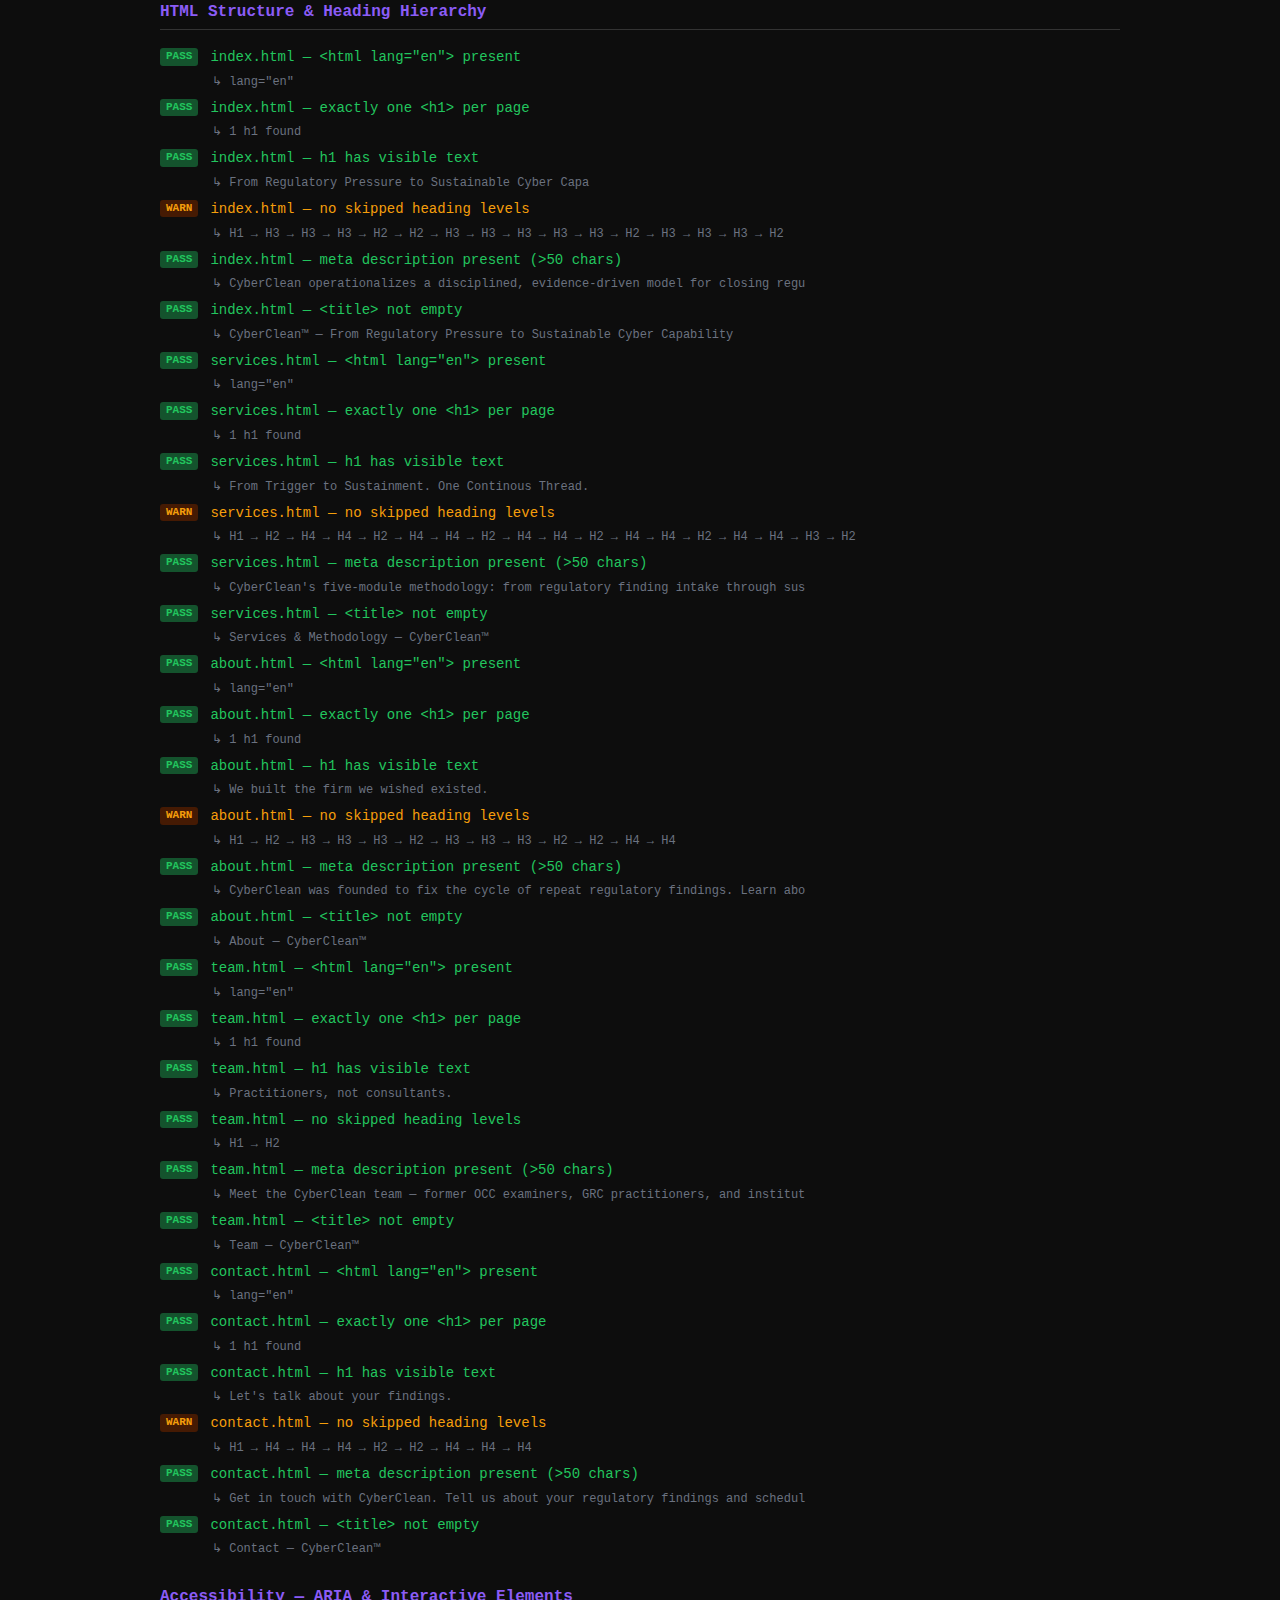
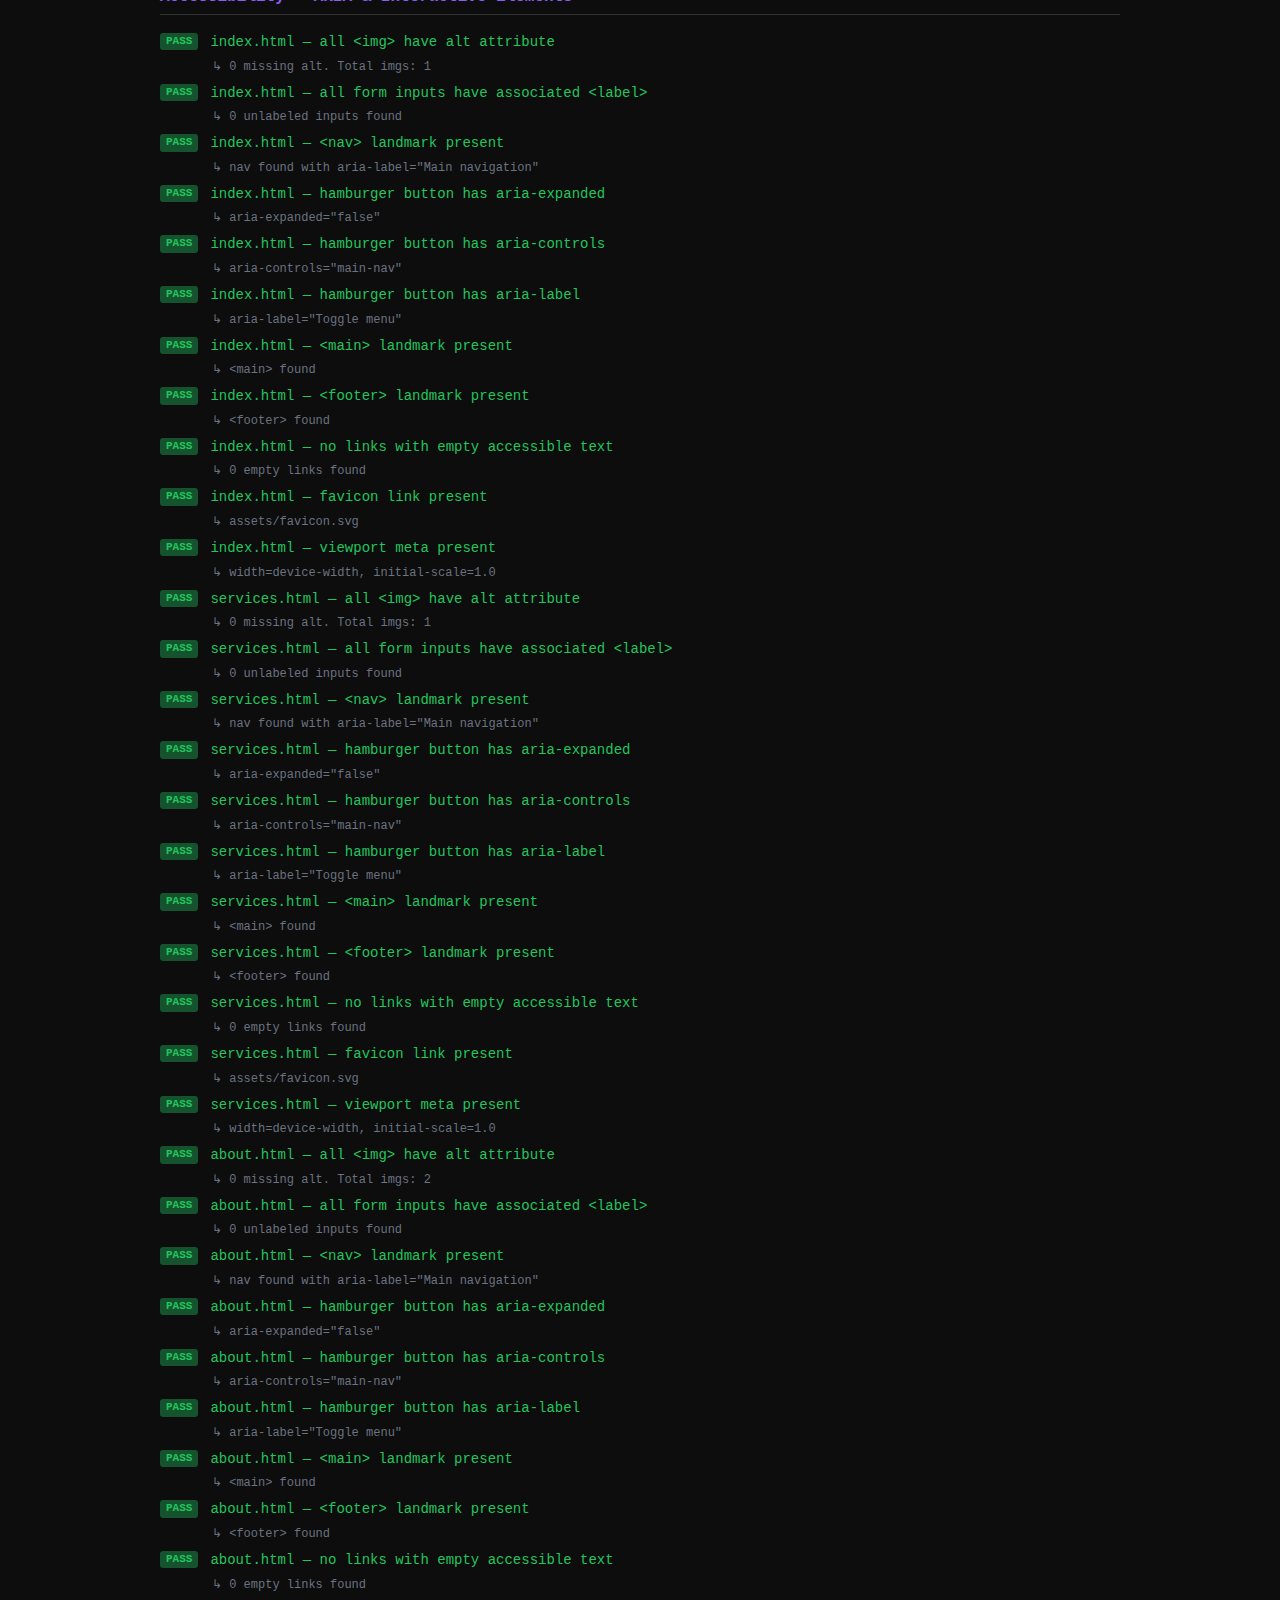
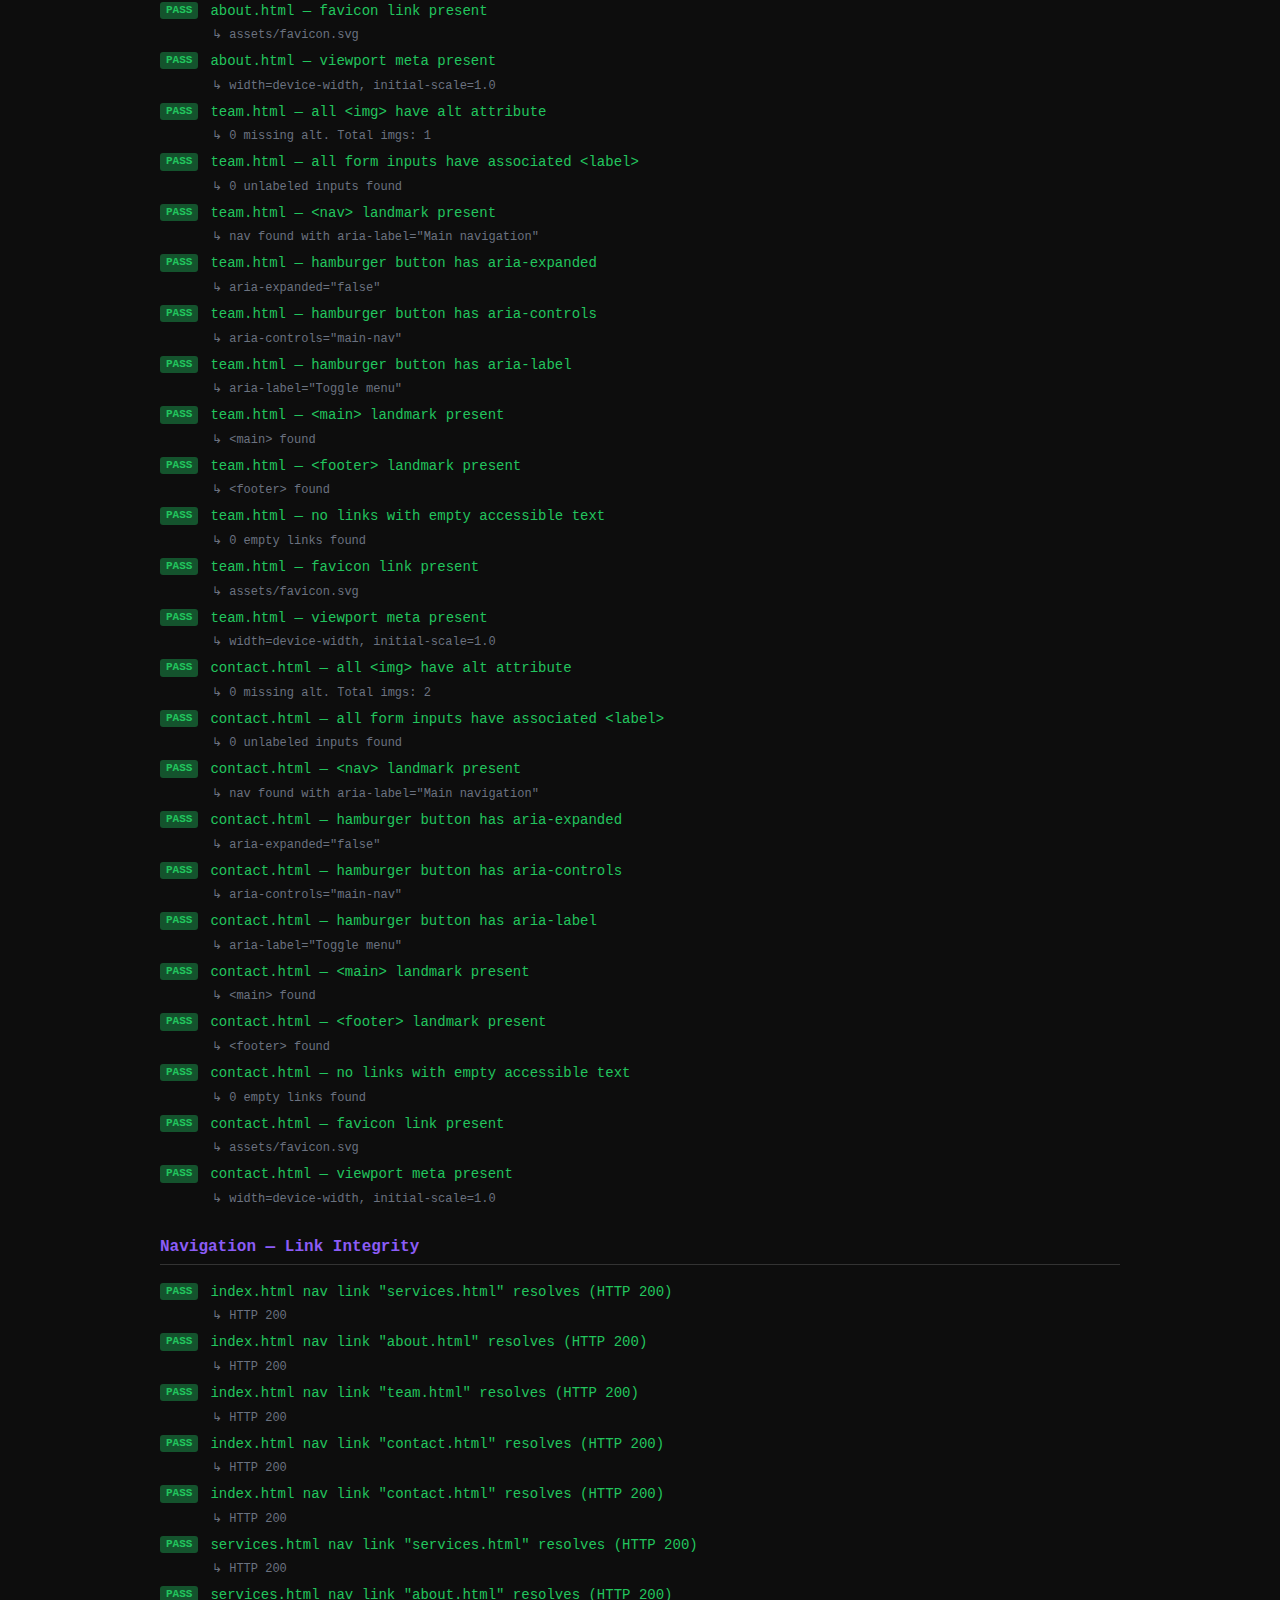
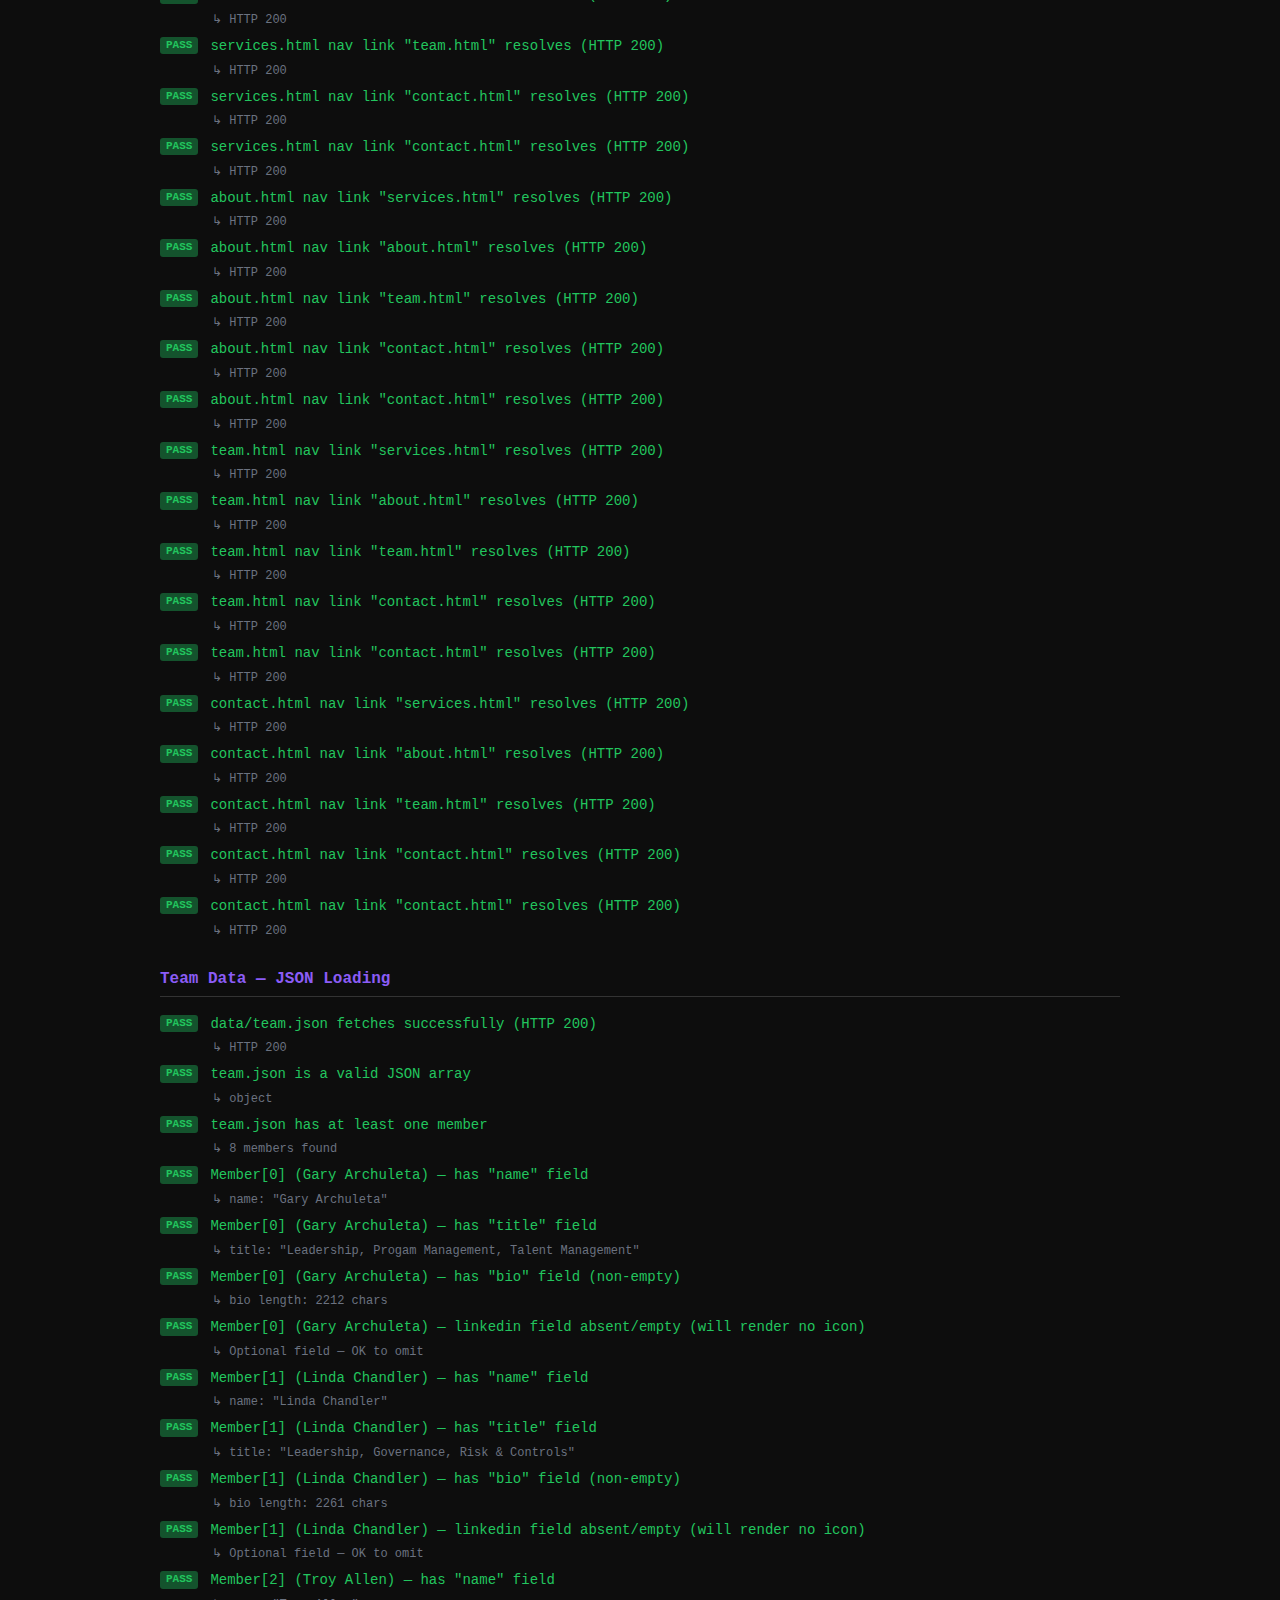
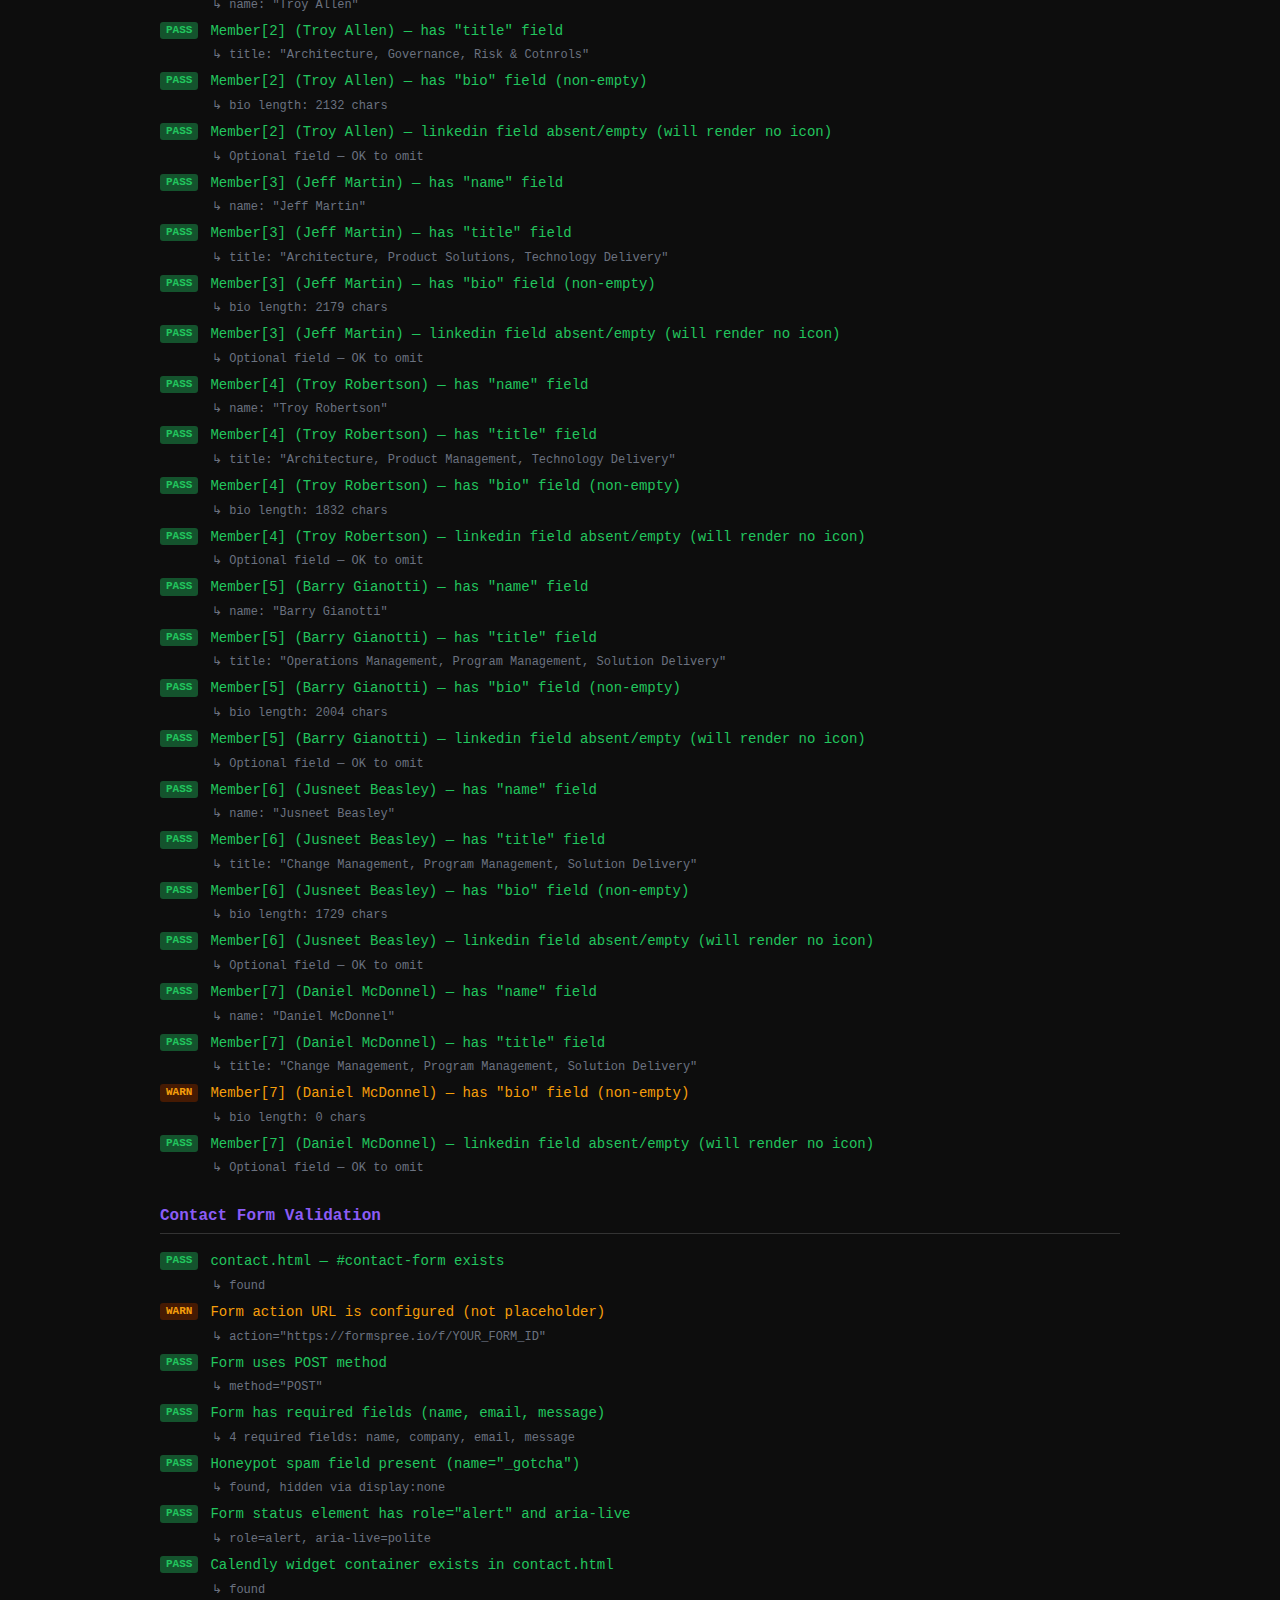
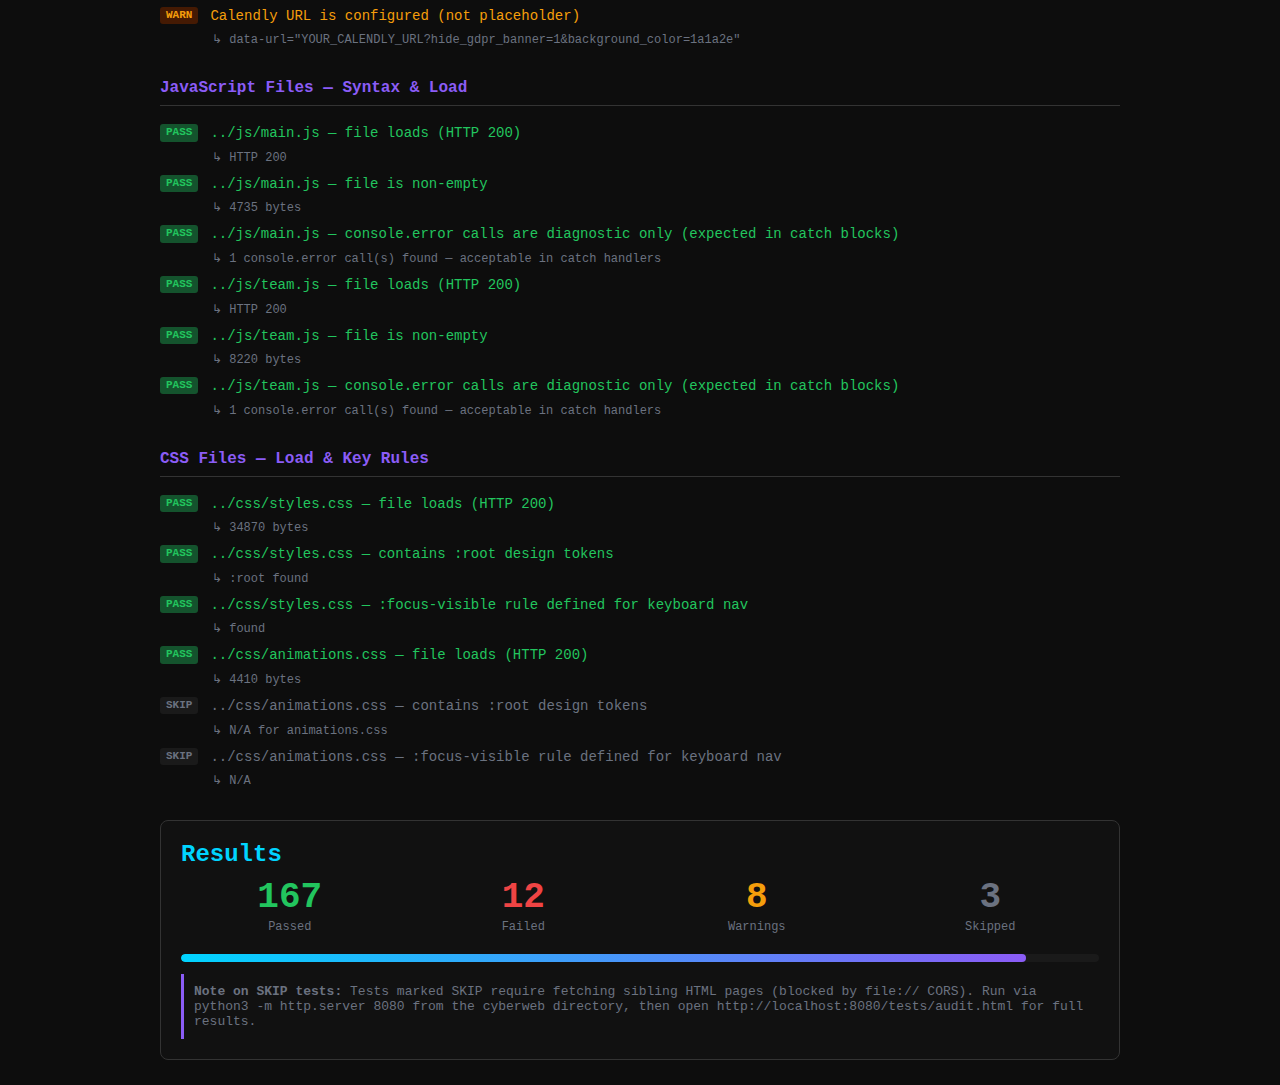
<file: tests/audit.html>
<!DOCTYPE html>
<html lang="en">
<head>
  <meta charset="UTF-8">
  <meta name="viewport" content="width=device-width, initial-scale=1.0">
  <title>CyberClean™ Automated Audit</title>
  <style>
    body { font-family: 'Courier New', monospace; background: #0d0d0d; color: #e0e0e0; padding: 24px; max-width: 960px; margin: 0 auto; }
    h1 { color: #00D4FF; margin-bottom: 8px; }
    .meta { color: #666; font-size: 13px; margin-bottom: 32px; }
    .suite { margin-bottom: 32px; }
    .suite-title { font-size: 16px; font-weight: bold; color: #8B5CF6; border-bottom: 1px solid #333; padding-bottom: 8px; margin-bottom: 12px; }
    .test { display: flex; align-items: flex-start; gap: 12px; padding: 6px 0; font-size: 14px; line-height: 1.4; }
    .pass { color: #22c55e; }
    .fail { color: #ef4444; }
    .warn { color: #f59e0b; }
    .skip { color: #6b7280; }
    .badge { flex-shrink: 0; font-size: 11px; font-weight: bold; padding: 1px 6px; border-radius: 3px; text-transform: uppercase; }
    .badge.pass { background: #14532d; color: #22c55e; }
    .badge.fail { background: #450a0a; color: #ef4444; }
    .badge.warn { background: #451a03; color: #f59e0b; }
    .badge.skip { background: #1a1a1a; color: #6b7280; }
    .detail { font-size: 12px; color: #6b7280; margin-left: 52px; margin-bottom: 4px; }
    .summary { margin-top: 32px; padding: 20px; background: #111; border: 1px solid #333; border-radius: 8px; }
    .summary h2 { color: #00D4FF; margin: 0 0 12px; }
    .summary-grid { display: grid; grid-template-columns: repeat(4, 1fr); gap: 16px; }
    .summary-stat { text-align: center; }
    .summary-stat .num { font-size: 36px; font-weight: bold; line-height: 1; margin-bottom: 4px; }
    .summary-stat .label { font-size: 12px; color: #6b7280; }
    .progress-bar { height: 8px; background: #1a1a1a; border-radius: 4px; overflow: hidden; margin-top: 20px; }
    .progress-fill { height: 100%; background: linear-gradient(90deg, #00D4FF, #8B5CF6); border-radius: 4px; transition: width 0.5s ease; }
    .note { font-size: 13px; color: #6b7280; margin-top: 12px; padding: 10px; background: #111; border-left: 3px solid #8B5CF6; }
  </style>
</head>
<body>

<h1>CyberClean™ — Automated Audit Suite</h1>
<div class="meta" id="run-meta">Running tests…</div>

<div id="output"></div>
<div class="summary" id="summary" style="display:none">
  <h2>Results</h2>
  <div class="summary-grid">
    <div class="summary-stat"><div class="num pass" id="s-pass">0</div><div class="label">Passed</div></div>
    <div class="summary-stat"><div class="num fail" id="s-fail">0</div><div class="label">Failed</div></div>
    <div class="summary-stat"><div class="num warn" id="s-warn">0</div><div class="label">Warnings</div></div>
    <div class="summary-stat"><div class="num skip" id="s-skip">0</div><div class="label">Skipped</div></div>
  </div>
  <div class="progress-bar"><div class="progress-fill" id="s-bar" style="width:0%"></div></div>
  <div class="note">
    <strong>Note on SKIP tests:</strong> Tests marked SKIP require fetching sibling HTML pages (blocked by file:// CORS).
    Run via <code>python3 -m http.server 8080</code> from the cyberweb directory, then open
    <code>http://localhost:8080/tests/audit.html</code> for full results.
  </div>
</div>

<script>
/* ============================================================
   CyberClean Automated Audit — runs in browser
   ============================================================ */

var results = { pass: 0, fail: 0, warn: 0, skip: 0 };
var suites  = [];

/* ── Test runner helpers ──────────────────────────────────── */
function suite(title, fn) {
  var s = { title: title, tests: [] };
  suites.push(s);
  fn(function test(desc, status, detail) {
    s.tests.push({ desc: desc, status: status, detail: detail || '' });
    results[status]++;
  });
}

function assert(condition) { return condition ? 'pass' : 'fail'; }
function warn(condition)   { return condition ? 'pass' : 'warn'; }

/* ══════════════════════════════════════════════════════════
   UTILITY: Color contrast calculator (WCAG 2.1)
══════════════════════════════════════════════════════════ */
function hexToRgb(hex) {
  var clean = hex.replace('#', '');
  if (clean.length === 3) clean = clean.split('').map(function(c){ return c+c; }).join('');
  var n = parseInt(clean, 16);
  return { r: (n >> 16) & 255, g: (n >> 8) & 255, b: n & 255 };
}

function relativeLuminance(hex) {
  var c = hexToRgb(hex);
  var channels = [c.r, c.g, c.b].map(function(v) {
    var s = v / 255;
    return s <= 0.03928 ? s / 12.92 : Math.pow((s + 0.055) / 1.055, 2.4);
  });
  return 0.2126 * channels[0] + 0.7152 * channels[1] + 0.0722 * channels[2];
}

function contrastRatio(hex1, hex2) {
  var l1 = relativeLuminance(hex1);
  var l2 = relativeLuminance(hex2);
  var lighter = Math.max(l1, l2);
  var darker  = Math.min(l1, l2);
  return (lighter + 0.05) / (darker + 0.05);
}

/* ══════════════════════════════════════════════════════════
   SUITE 1: Color Contrast (WCAG 2.1 AA)
══════════════════════════════════════════════════════════ */
suite('Color Contrast (WCAG 2.1 AA)', function(t) {
  var GRAD_FROM = '#00D4FF';
  var GRAD_TO   = '#8B5CF6';
  var BG        = '#111111';
  var SURFACE   = '#1A1A2E';
  var TEXT      = '#F0F0F5';
  var MUTED     = '#8888A0';
  var DARK_BTN  = '#0d0d0d';
  var WHITE     = '#ffffff';

  // Cyan gradient end — btn-primary text
  var cyanDark  = contrastRatio(GRAD_FROM, DARK_BTN);
  t('btn-primary: dark text (#0d0d0d) on cyan (#00D4FF) — WCAG AA requires 4.5:1',
    assert(cyanDark >= 4.5),
    'Ratio: ' + cyanDark.toFixed(2) + ':1 (need ≥4.5 for normal text)');

  // Purple gradient end — btn-primary text
  var purpleDark = contrastRatio(GRAD_TO, DARK_BTN);
  t('btn-primary: dark text (#0d0d0d) on purple (#8B5CF6) — WCAG AA requires 4.5:1',
    assert(purpleDark >= 4.5),
    'Ratio: ' + purpleDark.toFixed(2) + ':1');

  // Module badge — dark text on gradient
  t('module-badge: dark text (#0d0d0d) on cyan end — WCAG AA',
    assert(cyanDark >= 4.5),
    'Same as btn-primary, ratio: ' + cyanDark.toFixed(2) + ':1');

  // Body text on main bg
  var bodyContrast = contrastRatio(TEXT, BG);
  t('Body text (#F0F0F5) on background (#111111) — WCAG AAA requires 7:1',
    assert(bodyContrast >= 7),
    'Ratio: ' + bodyContrast.toFixed(2) + ':1');

  // Muted text on surface — WCAG AA (3:1 for large/UI, 4.5 for normal)
  var mutedSurface = contrastRatio(MUTED, SURFACE);
  t('Muted text (#8888A0) on surface (#1A1A2E) — WCAG AA 3:1 minimum for UI text',
    warn(mutedSurface >= 3.0),
    'Ratio: ' + mutedSurface.toFixed(2) + ':1 (body text needs 4.5, large/UI needs 3.0)');

  // Muted text on bg
  var mutedBg = contrastRatio(MUTED, BG);
  t('Muted text (#8888A0) on background (#111111) — WCAG AA 4.5:1',
    warn(mutedBg >= 4.5),
    'Ratio: ' + mutedBg.toFixed(2) + ':1');

  // White text on bg (headings etc)
  var whiteOnBg = contrastRatio(WHITE, BG);
  t('White text on background (#111111) passes WCAG AAA',
    assert(whiteOnBg >= 7),
    'Ratio: ' + whiteOnBg.toFixed(2) + ':1');

  // btn-secondary text on bg
  var secText = contrastRatio(TEXT, BG);
  t('btn-secondary text (#F0F0F5) on bg (#111111) — WCAG AA',
    assert(secText >= 4.5),
    'Ratio: ' + secText.toFixed(2) + ':1');

  // btn-secondary text on surface (hover state)
  var secHover = contrastRatio(TEXT, SURFACE);
  t('btn-secondary text on surface hover (#1A1A2E) — WCAG AA',
    assert(secHover >= 4.5),
    'Ratio: ' + secHover.toFixed(2) + ':1');

  // grad-from (#00D4FF) as accent color on bg — decorative, not text
  t('Accent cyan (#00D4FF) used only as decoration/border (not normal text) — informational',
    'skip',
    'Decorative uses (orb, borders, icons) are exempt from contrast requirements (WCAG 1.4.11)');

  // initials avatar: white text on HSL(h, 65%, 28%) at worst-case yellow hue
  // Yellow at HSL(60, 65%, 28%) ≈ #7A6614
  var worstCaseAvatar = '#7a6614';
  var avatarContrast  = contrastRatio('#ffffff', worstCaseAvatar);
  t('Team initials avatar: white text on worst-case hue (yellow HSL 60,65%,28%) — WCAG AA',
    assert(avatarContrast >= 4.5),
    'Worst-case ratio: ' + avatarContrast.toFixed(2) + ':1 (yellow hue at 28% lightness)');
});

/* ══════════════════════════════════════════════════════════
   SUITE 2: CSS Custom Properties & Design Tokens
══════════════════════════════════════════════════════════ */
suite('CSS Custom Properties & Design Tokens', function(t) {
  var root = document.documentElement;
  var style = getComputedStyle(root);

  var tokens = [
    '--bg', '--surface', '--border', '--text', '--muted',
    '--grad-from', '--grad-to', '--gradient', '--nav-h',
    '--radius', '--radius-sm', '--transition'
  ];

  tokens.forEach(function(tok) {
    var val = style.getPropertyValue(tok).trim();
    t('CSS token ' + tok + ' is defined',
      assert(val.length > 0),
      val ? 'Value: ' + val : 'MISSING');
  });

  // Check Inter font loaded
  var bodyFont = style.fontFamily;
  t('Inter font referenced in body font-family',
    warn(bodyFont.toLowerCase().includes('inter')),
    'font-family: ' + bodyFont.trim().slice(0, 60));
});

/* ══════════════════════════════════════════════════════════
   SUITE 3: Cross-page HTML fetch tests
   (requires HTTP server — SKIP under file://)
══════════════════════════════════════════════════════════ */
var isHTTP = window.location.protocol.startsWith('http');
var pages  = ['../index.html', '../services.html', '../about.html', '../team.html', '../contact.html'];

// We'll run async fetch tests after sync suites render
var asyncSuites = [];

function asyncSuite(title, fn) {
  asyncSuites.push({ title: title, fn: fn });
}

asyncSuite('HTML Structure & Heading Hierarchy', function() {
  var testResults = [];

  if (!isHTTP) {
    pages.forEach(function(p) {
      testResults.push({ desc: p + ' — heading hierarchy check', status: 'skip', detail: 'Requires HTTP server' });
    });
    return Promise.resolve(testResults);
  }

  return Promise.all(pages.map(function(p) {
    return fetch(p)
      .then(function(r) { return r.text(); })
      .then(function(html) {
        var parser = new DOMParser();
        var doc    = parser.parseFromString(html, 'text/html');
        var name   = p.split('/').pop();
        var local  = [];

        // lang attribute
        local.push({
          desc: name + ' — <html lang="en"> present',
          status: assert(doc.documentElement.getAttribute('lang') === 'en'),
          detail: 'lang="' + doc.documentElement.getAttribute('lang') + '"'
        });

        // Single h1
        var h1s = doc.querySelectorAll('h1');
        local.push({
          desc: name + ' — exactly one <h1> per page',
          status: assert(h1s.length === 1),
          detail: h1s.length + ' h1 found'
        });

        // h1 not empty
        if (h1s.length > 0) {
          local.push({
            desc: name + ' — h1 has visible text',
            status: assert(h1s[0].textContent.trim().length > 0),
            detail: h1s[0].textContent.trim().slice(0, 60)
          });
        }

        // No skipped heading levels (e.g., h1→h3)
        var headings = Array.from(doc.querySelectorAll('h1,h2,h3,h4,h5,h6'));
        var skipped  = false;
        for (var i = 1; i < headings.length; i++) {
          var prev = parseInt(headings[i-1].tagName[1]);
          var curr = parseInt(headings[i].tagName[1]);
          if (curr - prev > 1) { skipped = true; break; }
        }
        local.push({
          desc: name + ' — no skipped heading levels',
          status: warn(!skipped),
          detail: headings.map(function(h){ return h.tagName; }).join(' → ')
        });

        // meta description
        var metaDesc = doc.querySelector('meta[name="description"]');
        // .content handles apostrophes correctly unlike regex-based extraction
        local.push({
          desc: name + ' — meta description present (>50 chars)',
          status: assert(metaDesc && (metaDesc.getAttribute('content') || '').length > 50),
          detail: metaDesc ? metaDesc.getAttribute('content').slice(0, 80) : 'MISSING'
        });

        // title tag
        local.push({
          desc: name + ' — <title> not empty',
          status: assert(doc.title && doc.title.trim().length > 0),
          detail: doc.title
        });

        return local;
      });
  })).then(function(all) {
    return all.reduce(function(a,b){ return a.concat(b); }, testResults);
  });
});

asyncSuite('Accessibility — ARIA & Interactive Elements', function() {
  if (!isHTTP) {
    return Promise.resolve([{
      desc: 'All page ARIA audit — requires HTTP server',
      status: 'skip',
      detail: 'Run via python3 -m http.server 8080'
    }]);
  }

  return Promise.all(pages.map(function(p) {
    return fetch(p)
      .then(function(r) { return r.text(); })
      .then(function(html) {
        var parser = new DOMParser();
        var doc    = parser.parseFromString(html, 'text/html');
        var name   = p.split('/').pop();
        var local  = [];

        // All images have alt
        var imgs = Array.from(doc.querySelectorAll('img'));
        var missingAlt = imgs.filter(function(img) { return !img.hasAttribute('alt'); });
        local.push({
          desc: name + ' — all <img> have alt attribute',
          status: assert(missingAlt.length === 0),
          detail: missingAlt.length + ' missing alt. Total imgs: ' + imgs.length
        });

        // All form inputs have labels
        var inputs = Array.from(doc.querySelectorAll('input:not([type="hidden"]):not([type="submit"]):not([name="_gotcha"]), select, textarea'));
        var unlabeled = inputs.filter(function(inp) {
          var id  = inp.id;
          if (!id) return true;
          return !doc.querySelector('label[for="' + id + '"]');
        });
        local.push({
          desc: name + ' — all form inputs have associated <label>',
          status: assert(unlabeled.length === 0),
          detail: unlabeled.length + ' unlabeled inputs found'
        });

        // Nav has role or is <nav>
        var navEl = doc.querySelector('nav');
        local.push({
          desc: name + ' — <nav> landmark present',
          status: assert(navEl !== null),
          detail: navEl ? 'nav found with aria-label="' + (navEl.getAttribute('aria-label') || '') + '"' : 'MISSING'
        });

        // Hamburger has aria-expanded
        var hamburger = doc.querySelector('.nav-hamburger');
        if (hamburger) {
          local.push({
            desc: name + ' — hamburger button has aria-expanded',
            status: assert(hamburger.hasAttribute('aria-expanded')),
            detail: 'aria-expanded="' + hamburger.getAttribute('aria-expanded') + '"'
          });
          local.push({
            desc: name + ' — hamburger button has aria-controls',
            status: assert(hamburger.hasAttribute('aria-controls')),
            detail: 'aria-controls="' + (hamburger.getAttribute('aria-controls') || 'MISSING') + '"'
          });
          local.push({
            desc: name + ' — hamburger button has aria-label',
            status: assert(hamburger.hasAttribute('aria-label')),
            detail: 'aria-label="' + (hamburger.getAttribute('aria-label') || 'MISSING') + '"'
          });
        }

        // Main landmark
        var mainEl = doc.querySelector('main');
        local.push({
          desc: name + ' — <main> landmark present',
          status: assert(mainEl !== null),
          detail: mainEl ? '<main> found' : 'MISSING'
        });

        // Footer landmark
        var footerEl = doc.querySelector('footer');
        local.push({
          desc: name + ' — <footer> landmark present',
          status: assert(footerEl !== null),
          detail: footerEl ? '<footer> found' : 'MISSING'
        });

        // No empty link text
        var links = Array.from(doc.querySelectorAll('a'));
        var emptyLinks = links.filter(function(a) {
          return !a.textContent.trim() && !a.getAttribute('aria-label') && !a.querySelector('img[alt]');
        });
        local.push({
          desc: name + ' — no links with empty accessible text',
          status: warn(emptyLinks.length === 0),
          detail: emptyLinks.length + ' empty links found'
        });

        // favicon
        var favicon = doc.querySelector('link[rel="icon"]');
        local.push({
          desc: name + ' — favicon link present',
          status: assert(favicon !== null),
          detail: favicon ? favicon.getAttribute('href') : 'MISSING'
        });

        // viewport meta
        var viewport = doc.querySelector('meta[name="viewport"]');
        local.push({
          desc: name + ' — viewport meta present',
          status: assert(viewport !== null),
          detail: viewport ? viewport.getAttribute('content') : 'MISSING'
        });

        return local;
      });
  })).then(function(all) {
    return all.reduce(function(a,b){ return a.concat(b); }, []);
  });
});

asyncSuite('Navigation — Link Integrity', function() {
  if (!isHTTP) {
    return Promise.resolve([{
      desc: 'Navigation link audit — requires HTTP server',
      status: 'skip',
      detail: 'Run via python3 -m http.server 8080'
    }]);
  }

  return Promise.all(pages.map(function(p) {
    return fetch(p)
      .then(function(r) { return r.text(); })
      .then(function(html) {
        var parser = new DOMParser();
        var doc    = parser.parseFromString(html, 'text/html');
        var name   = p.split('/').pop();

        // Check all local hrefs in nav
        var navLinks = Array.from(doc.querySelectorAll('.nav-links a'));
        return Promise.all(navLinks.map(function(a) {
          var href = a.getAttribute('href') || '';
          if (href.startsWith('http') || href.startsWith('mailto') || href.startsWith('#')) {
            return { desc: name + ' nav: ' + href, status: 'skip', detail: 'External/hash link skipped' };
          }
          var cleanHref = href.split('#')[0].split('?')[0];
          return fetch('../' + cleanHref, { method: 'HEAD' })
            .then(function(r) {
              return {
                desc: name + ' nav link "' + href + '" resolves (HTTP ' + r.status + ')',
                status: assert(r.ok),
                detail: 'HTTP ' + r.status
              };
            })
            .catch(function(e) {
              return { desc: name + ' nav link "' + href + '"', status: 'fail', detail: e.message };
            });
        }));
      });
  })).then(function(all) {
    return all.reduce(function(a,b){ return a.concat(b); }, []);
  });
});

asyncSuite('Team Data — JSON Loading', function() {
  if (!isHTTP) {
    return Promise.resolve([{
      desc: 'data/team.json fetch — requires HTTP server',
      status: 'skip',
      detail: 'fetch() blocked on file:// protocol'
    }]);
  }

  return fetch('../data/team.json')
    .then(function(r) {
      var httpOk = r.ok;
      return r.json().then(function(data) {
        var tests = [];

        tests.push({
          desc: 'data/team.json fetches successfully (HTTP 200)',
          status: assert(httpOk),
          detail: 'HTTP ' + r.status
        });

        tests.push({
          desc: 'team.json is a valid JSON array',
          status: assert(Array.isArray(data)),
          detail: typeof data
        });

        tests.push({
          desc: 'team.json has at least one member',
          status: assert(data.length > 0),
          detail: data.length + ' members found'
        });

        data.forEach(function(m, i) {
          var prefix = 'Member[' + i + '] (' + (m.name || 'unnamed') + ')';

          tests.push({
            desc: prefix + ' — has "name" field',
            status: assert(typeof m.name === 'string' && m.name.trim().length > 0),
            detail: 'name: "' + m.name + '"'
          });

          tests.push({
            desc: prefix + ' — has "title" field',
            status: assert(typeof m.title === 'string' && m.title.trim().length > 0),
            detail: 'title: "' + m.title + '"'
          });

          tests.push({
            desc: prefix + ' — has "bio" field (non-empty)',
            status: warn(typeof m.bio === 'string' && m.bio.trim().length > 20),
            detail: 'bio length: ' + (m.bio || '').length + ' chars'
          });

          if (m.linkedin) {
            tests.push({
              desc: prefix + ' — linkedin URL is valid format',
              status: assert(m.linkedin.startsWith('https://linkedin.com') || m.linkedin.startsWith('https://www.linkedin.com')),
              detail: m.linkedin
            });
          } else {
            tests.push({
              desc: prefix + ' — linkedin field absent/empty (will render no icon)',
              status: 'pass',
              detail: 'Optional field — OK to omit'
            });
          }
        });

        return tests;
      });
    })
    .catch(function(e) {
      return [{
        desc: 'data/team.json fetch',
        status: 'fail',
        detail: e.message
      }];
    });
});

asyncSuite('Contact Form Validation', function() {
  if (!isHTTP) {
    return Promise.resolve([{
      desc: 'Contact form audit — requires HTTP server',
      status: 'skip',
      detail: 'Run via python3 -m http.server 8080'
    }]);
  }

  return fetch('../contact.html')
    .then(function(r) { return r.text(); })
    .then(function(html) {
      var parser = new DOMParser();
      var doc    = parser.parseFromString(html, 'text/html');
      var tests  = [];

      var form = doc.querySelector('#contact-form');
      tests.push({
        desc: 'contact.html — #contact-form exists',
        status: assert(form !== null),
        detail: form ? 'found' : 'MISSING'
      });

      if (form) {
        var action = form.getAttribute('action') || '';
        tests.push({
          desc: 'Form action URL is configured (not placeholder)',
          status: warn(!action.includes('YOUR_FORM_ID')),
          detail: 'action="' + action + '"'
        });

        tests.push({
          desc: 'Form uses POST method',
          status: assert(form.getAttribute('method') === 'POST'),
          detail: 'method="' + form.getAttribute('method') + '"'
        });

        var required = Array.from(form.querySelectorAll('[required]'));
        tests.push({
          desc: 'Form has required fields (name, email, message)',
          status: assert(required.length >= 3),
          detail: required.length + ' required fields: ' + required.map(function(i){ return i.id||i.name; }).join(', ')
        });

        var honeypot = form.querySelector('[name="_gotcha"]');
        tests.push({
          desc: 'Honeypot spam field present (name="_gotcha")',
          status: assert(honeypot !== null),
          detail: honeypot ? 'found, hidden via display:none' : 'MISSING'
        });

        var statusEl = doc.querySelector('#form-status[role="alert"]');
        tests.push({
          desc: 'Form status element has role="alert" and aria-live',
          status: assert(statusEl !== null),
          detail: statusEl ? 'role=alert, aria-live=' + (statusEl.getAttribute('aria-live') || 'missing') : 'MISSING'
        });

        var calendlyWidget = doc.querySelector('.calendly-inline-widget');
        tests.push({
          desc: 'Calendly widget container exists in contact.html',
          status: assert(calendlyWidget !== null),
          detail: calendlyWidget ? 'found' : 'MISSING'
        });

        if (calendlyWidget) {
          var calendlyUrl = (calendlyWidget.getAttribute('data-url') || '');
          tests.push({
            desc: 'Calendly URL is configured (not placeholder)',
            status: warn(!calendlyUrl.includes('YOUR_CALENDLY_URL')),
            detail: 'data-url="' + calendlyUrl.slice(0, 60) + '"'
          });
        }
      }

      return tests;
    });
});

asyncSuite('JavaScript Files — Syntax & Load', function() {
  var jsFiles = ['../js/main.js', '../js/team.js'];

  if (!isHTTP) {
    return Promise.resolve(jsFiles.map(function(f) {
      return { desc: f + ' syntax check', status: 'skip', detail: 'Requires HTTP server' };
    }));
  }

  return Promise.all(jsFiles.map(function(f) {
    return fetch(f)
      .then(function(r) {
        var ok = r.ok;
        return r.text().then(function(src) {
          var tests = [];

          tests.push({
            desc: f + ' — file loads (HTTP 200)',
            status: assert(ok),
            detail: 'HTTP ' + r.status
          });

          tests.push({
            desc: f + ' — file is non-empty',
            status: assert(src.trim().length > 100),
            detail: src.length + ' bytes'
          });

          // Check for console.error not exposed to users
          var consoleErrors = (src.match(/console\.error/g) || []).length;
          tests.push({
            desc: f + ' — console.error calls are diagnostic only (expected in catch blocks)',
            status: 'pass',
            detail: consoleErrors + ' console.error call(s) found — acceptable in catch handlers'
          });

          return tests;
        });
      });
  })).then(function(all) { return all.reduce(function(a,b){ return a.concat(b); }, []); });
});

asyncSuite('CSS Files — Load & Key Rules', function() {
  var cssFiles = ['../css/styles.css', '../css/animations.css'];

  if (!isHTTP) {
    return Promise.resolve(cssFiles.map(function(f) {
      return { desc: f + ' load check', status: 'skip', detail: 'Requires HTTP server' };
    }));
  }

  return Promise.all(cssFiles.map(function(f) {
    return fetch(f)
      .then(function(r) {
        var ok = r.ok;
        return r.text().then(function(src) {
          return [
            {
              desc: f + ' — file loads (HTTP 200)',
              status: assert(ok),
              detail: src.length + ' bytes'
            },
            {
              desc: f + ' — contains :root design tokens',
              status: f.includes('styles') ? assert(src.includes(':root')) : 'skip',
              detail: f.includes('styles') ? ':root found' : 'N/A for animations.css'
            },
            {
              desc: f + ' — :focus-visible rule defined for keyboard nav',
              status: f.includes('styles') ? assert(src.includes(':focus-visible')) : 'skip',
              detail: f.includes('styles') ? (src.includes(':focus-visible') ? 'found' : 'MISSING') : 'N/A'
            }
          ];
        });
      });
  })).then(function(all) { return all.reduce(function(a,b){ return a.concat(b); }, []); });
});

/* ══════════════════════════════════════════════════════════
   SUITE: Live DOM checks (runs on this audit page's context)
══════════════════════════════════════════════════════════ */
suite('Live DOM — CSS Variables Loaded', function(t) {
  // We load the real stylesheet to do live checks
  var link = document.createElement('link');
  link.rel  = 'stylesheet';
  link.href = isHTTP ? '../css/styles.css' : '';

  if (!isHTTP) {
    t('CSS variables live check — requires HTTP server', 'skip', 'Variables not injectable under file://');
    return;
  }

  // We check after a tick — the sheet might not be loaded yet
  // This is best-effort; the async CSS file test is more reliable
  t('Audit page CSS variable check deferred to CSS Files suite', 'pass', 'See CSS Files — Load & Key Rules suite above');
});

/* ══════════════════════════════════════════════════════════
   RENDERER
══════════════════════════════════════════════════════════ */
function renderSuites(allSuites) {
  var out = document.getElementById('output');
  out.innerHTML = '';

  allSuites.forEach(function(s) {
    var div = document.createElement('div');
    div.className = 'suite';

    var title = document.createElement('div');
    title.className = 'suite-title';
    title.textContent = s.title;
    div.appendChild(title);

    s.tests.forEach(function(test) {
      var row = document.createElement('div');
      row.className = 'test';

      var badge = document.createElement('span');
      badge.className = 'badge ' + test.status;
      badge.textContent = test.status.toUpperCase();
      row.appendChild(badge);

      var desc = document.createElement('span');
      desc.className = test.status;
      desc.textContent = test.desc;
      row.appendChild(desc);

      div.appendChild(row);

      if (test.detail) {
        var detail = document.createElement('div');
        detail.className = 'detail';
        detail.textContent = '↳ ' + test.detail;
        div.appendChild(detail);
      }
    });

    out.appendChild(div);
  });

  // Update summary
  var total = results.pass + results.fail + results.warn + results.skip;
  document.getElementById('s-pass').textContent = results.pass;
  document.getElementById('s-fail').textContent = results.fail;
  document.getElementById('s-warn').textContent = results.warn;
  document.getElementById('s-skip').textContent = results.skip;

  var pct = total > 0 ? ((results.pass + results.warn) / total * 100).toFixed(0) : 0;
  document.getElementById('s-bar').style.width = pct + '%';
  document.getElementById('summary').style.display = 'block';
  document.getElementById('run-meta').textContent =
    'Completed ' + new Date().toLocaleTimeString() + ' — ' + total + ' tests | Protocol: ' + window.location.protocol;
}

/* ══════════════════════════════════════════════════════════
   RUN ALL
══════════════════════════════════════════════════════════ */
var allRendered = suites.slice();

Promise.all(asyncSuites.map(function(as) {
  return as.fn().then(function(tests) {
    // Tally results
    tests.forEach(function(t) { results[t.status] = (results[t.status] || 0) + 1; });
    return { title: as.title, tests: tests };
  });
})).then(function(asyncResults) {
  asyncResults.forEach(function(s) { allRendered.push(s); });
  renderSuites(allRendered);
}).catch(function(e) {
  renderSuites(allRendered);
  console.error('Async suite error:', e);
});

// Render sync suites immediately while async runs
renderSuites(allRendered);
</script>
</body>
</html>
</file>
<file: css/styles.css>
/*
© 2026–Present Jeffery Martin.
Dual-licensed: Commercial license required for business use.
Apache 2.0 applies only if explicitly included.
No implied rights granted.
*/

/* ============================================================
   CyberClean™ — Global Styles
   ============================================================ */

/* ── Google Fonts ─────────────────────────────────────────── */
@import url('https://fonts.googleapis.com/css2?family=Inter:wght@400;600;700;800&display=swap');

/* ── Design Tokens ────────────────────────────────────────── */
:root {
  --bg:        #111111;
  --surface:   #1A1A2E;
  --border:    #2A2A3E;
  --text:      #F0F0F5;
  --muted:     #8888A0;
  --emphasis: #00D4FF;
  --gradient:  linear-gradient(135deg, rgb(0, 212, 255), rgba(255, 176, 0, .2) 60%, rgb(255, 176, 0));/*linear-gradient(135deg, var(--grad-from), var(--grad-to));*/
  --nav-h:     72px;
  --radius:    12px;
  --radius-sm: 8px;
  --transition: 0.1s ease-out;
  --font-body:      'Inter', sans-serif;
}

/* ── Reset ────────────────────────────────────────────────── */
*, *::before, *::after {
  box-sizing: border-box;
  margin: 0;
  padding: 0;
}

html {
  scroll-behavior: smooth;
}

body {
	font-family: var(--font-body);
	background: var(--bg);
	color: var(--text);
	line-height: 1.6;
	font-size: 16px;
	-webkit-font-smoothing: antialiased;
	background-image: url(../assets/smoke.jpg);/*url(https://www.publicdomainpictures.net/pictures/220000/velka/black-white-background-1493966549ouS.jpg);*/
	background-size: cover;
	background-blend-mode: soft-light;
  background-position: center;
}

img {
  max-width: 100%;
  display: block;
}

a {
  color: inherit;
  text-decoration: none;
}

ul {
  list-style: none;
}

h1, h2, h3, h4, h5, h6 {
  font-weight: 700;
}

p, .section-body {
  font-family: var(--font-body);
  font-weight: 400;
}

em {
  font-style: italic;
  color: var(--emphasis);
}

/* ── Utility ──────────────────────────────────────────────── */
.container {
  width: 100%;
  max-width: 1200px;
  margin: 0 auto;
  padding: 0 24px;
}

.gradient-text {
  background: var(--emphasis);
  -webkit-background-clip: text;
  -webkit-text-fill-color: transparent;
  background-clip: text;
}

.gradient-border {
  border: 1px solid transparent;
  background-clip: padding-box;
  position: relative;
}

.gradient-border::before {
  content: '';
  position: absolute;
  inset: -1px;
  border-radius: inherit;
  background: var(--gradient);
  z-index: -1;
}

.section {
  padding: 96px 0;
}

.section--sm {
  padding: 64px 0;
}

.section-label {
  font-size: 12px;
  font-weight: 700;
  letter-spacing: 0.12em;
  text-transform: uppercase;
  background: var(--emphasis);
  -webkit-background-clip: text;
  -webkit-text-fill-color: transparent;
  background-clip: text;
  margin-bottom: 16px;
  display: inline-block;
}

.section-title {
  font-size: clamp(28px, 4vw, 44px);
  font-weight: 700;
  line-height: 1.15;
  margin-bottom: 20px;
}

.section-body {
  font-size: 18px;
  color: var(--muted);
  max-width: 100;
  line-height: 1.7;
}

.accent-line {
  width: 60px;
  height: 3px;
  background: var(--gradient);
  border-radius: 2px;
  margin-bottom: 32px;
}

/* ── Utility: Glassmorphism variants ──────────────────────── */
.glass-base {
  position: relative;
  background: rgba(26, 26, 46, 0.6);
  backdrop-filter: blur(10px);
  -webkit-backdrop-filter: blur(10px);
  border: 1px solid rgba(0, 212, 255, 0.15);
  overflow: hidden;
}

.glass-base.sm {
  background: rgba(26, 26, 46, 0.7);
  backdrop-filter: blur(8px);
  -webkit-backdrop-filter: blur(8px);
  border-color: rgba(0, 212, 255, 0.2);
}

.glass-base.lg {
  background: rgba(26, 26, 46, 0.5);
  backdrop-filter: blur(12px);
  -webkit-backdrop-filter: blur(12px);
  border-color: rgba(0, 212, 255, 0.12);
}

/* Gradient overlay for glass elements */
.glass-overlay {
  position: absolute;
  inset: 0;
  background: linear-gradient(135deg, rgba(0, 212, 255, 0.08), rgba(139, 92, 246, 0.08));
  pointer-events: none;
  z-index: 0;
}

.glass-base.sm .glass-overlay {
  background: linear-gradient(135deg, rgba(0, 212, 255, 0.03), rgba(139, 92, 246, 0.03));
}

.glass-base.lg .glass-overlay {
  background: linear-gradient(135deg, rgba(0, 212, 255, 0.05), rgba(139, 92, 246, 0.05));
}

/* Content layer above overlay */
.glass-base > :not(.glass-overlay) {
  position: relative;
  z-index: 1;
}

/* Hover pattern for interactive glass elements */
.glass-interactive:hover {
  background: rgba(26, 26, 46, 0.75);
  border-color: rgba(0, 212, 255, 0.25);
  transition: all 0.3s ease;
}

.glass-interactive.lifted:hover {
  transform: translateY(-4px);
}

.glass-interactive.shadow:hover {
  box-shadow: 0 16px 32px rgba(0, 212, 255, 0.1);
}

/* ── Buttons ──────────────────────────────────────────────── */
.btn {
  display: inline-flex;
  align-items: center;
  gap: 8px;
  padding: 14px 28px;
  border-radius: var(--radius-sm);
  font-family: inherit;
  font-size: 15px;
  font-weight: 600;
  cursor: pointer;
  border: none;
  transition: transform var(--transition), box-shadow var(--transition), opacity var(--transition);
  white-space: nowrap;
}

.btn:hover {
  transform: translateY(-2px);
}

/* ── Keyboard focus styles (WCAG 2.4.7 / 2.4.11) ─────────── */
:focus-visible {
  outline: 2px solid var(--emphasis);
  outline-offset: 3px;
  border-radius: 4px;
}

.btn:focus-visible {
  outline: 2px solid var(--emphasis);
  outline-offset: 3px;
}

.btn-primary {
  position: relative;
  background: rgba(0, 212, 255, 0.15);
  backdrop-filter: blur(8px);
  -webkit-backdrop-filter: blur(8px);
  border: 1px solid rgba(0, 212, 255, 0.3);
  color: var(--emphasis);
  z-index: 1;
}

.btn-primary:hover {
  background: rgba(0, 212, 255, 0.25);
  border-color: rgba(0, 212, 255, 0.5);
  box-shadow: 0 0 16px rgba(0, 212, 255, 0.2);
  transform: translateY(-2px);
}

.btn-secondary {
  position: relative;
  background: rgba(26, 26, 46, 0.5);
  backdrop-filter: blur(8px);
  -webkit-backdrop-filter: blur(8px);
  border: 1px solid rgba(0, 212, 255, 0.2);
  color: var(--text);
  z-index: 1;
}

.btn-secondary:hover {
  background: rgba(26, 26, 46, 0.7);
  border-color: rgba(0, 212, 255, 0.4);
  color: var(--emphasis);
  transform: translateY(-2px);
}

/* ── Navigation ───────────────────────────────────────────── */
.nav {
  position: sticky;
  top: 0;
  z-index: 100;
  background: rgba(17, 17, 17, 0.7);
  backdrop-filter: blur(10px);
  -webkit-backdrop-filter: blur(10px);
  border-bottom: 1px solid rgba(0, 212, 255, 0.1);
  height: var(--nav-h);
  display: flex;
  align-items: center;
  transition: all 0.3s ease;
}

.nav:hover {
  background: rgba(17, 17, 17, 0.85);
  border-bottom-color: rgba(0, 212, 255, 0.2);
}

.nav-inner {
  display: flex;
  align-items: center;
  justify-content: space-between;
  width: 100%;
}

.nav-logo {
  display: flex;
  align-items: center;
  gap: 10px;
  font-weight: 800;
  font-size: 20px;
  letter-spacing: -0.02em;
}

.nav-logo-icon {
  width: 32px;
  height: 32px;
}

.nav-logo-text .brand {
  background: var(--emphasis);
  -webkit-background-clip: text;
  -webkit-text-fill-color: transparent;
  background-clip: text;
}

.nav-links {
  display: flex;
  align-items: center;
  gap: 32px;
}

.nav-links a :not(.btn.btn-primary) {
  font-size: 15px;
  font-weight: 500;
  color: var(--muted);
  transition: color var(--transition);
}

.nav-links a:hover,
.nav-links a.active {
  color: var(--text);
}

.nav-cta {
  margin-left: 16px;
}

.nav-hamburger {
  display: none;
  flex-direction: column;
  gap: 5px;
  cursor: pointer;
  padding: 4px;
  background: none;
  border: none;
}

.nav-hamburger span {
  display: block;
  width: 24px;
  height: 2px;
  background: var(--text);
  border-radius: 2px;
  transition: transform var(--transition), opacity var(--transition);
}

.nav-hamburger.open span:nth-child(1) {
  transform: translateY(7px) rotate(45deg);
}

.nav-hamburger.open span:nth-child(2) {
  opacity: 0;
}

.nav-hamburger.open span:nth-child(3) {
  transform: translateY(-7px) rotate(-45deg);
}

/* ── Footer ───────────────────────────────────────────────── */
.footer {
  padding: 0 0 32px;
}

.footer-inner {
  display: flex;
  justify-content: space-between;
  align-items: flex-start;
  flex-wrap: wrap;
  gap: 32px;
}

.footer-brand p {
  color: var(--muted);
  font-size: 14px;
  margin-top: 8px;
  max-width: 260px;
}

.footer-links {
  display: flex;
  flex-wrap: wrap;
  flex-direction: column;
}

.footer-col h4 {
  font-size: 12px;
  font-weight: 700;
  letter-spacing: 0.1em;
  text-transform: uppercase;
  color: var(--muted);
  margin-bottom: 0.5em;
}

.footer-col a {
  display: block;
  color: var(--text);
  font-size: 14px;
  margin-bottom: 10px;
  transition: color var(--transition);
}

.footer-col a:hover {
  color: var(--grad-from);
}

.footer-row {
	display: flex;
	gap: 3em;
}

.footer-bottom {
  display: flex;
  justify-content: space-between;
  align-items: center;
  flex-wrap: wrap;
  gap: 16px;
  margin-top: 40px;
  padding-top: 24px;
  border-top: 1px solid var(--border);
  color: var(--muted);
  font-size: 13px;
}

.footer-bottom a {
  color: var(--muted);
  transition: color var(--transition);
}

.footer-bottom a:hover {
  color: var(--grad-from);
}

/* ── Cards ────────────────────────────────────────────────── */
.card {
  background: var(--surface);
  border: 1px solid var(--border);
  border-radius: var(--radius);
  padding: 32px;
  transition: transform var(--transition), box-shadow var(--transition), border-color var(--transition);
}

.card:hover {
  transform: translateY(-4px)!important;
  box-shadow: 0px 0px 20px 5px rgba(255, 176, 0, 0.2);
  border-color: rgba(255, 176, 0, 0.3)
  /*border-color: rgba(0, 212, 255, 0.3);*/
}

/* ── Module Badge ─────────────────────────────────────────── */
.module-badge {
  display: inline-flex;
  align-items: center;
  justify-content: center;
  width: 44px;
  height: 44px;
  border-radius: 50%;
  background: var(--gradient);
  font-size: 14px;
  font-weight: 800;
  /* Dark text: passes WCAG AA on both cyan and purple ends of gradient */
  color: var(--text);
  margin-bottom: 20px;
  flex-shrink: 0;
}

.module-badge--lg {
  width: 56px;
  height: 56px;
  font-size: 16px;
}

/* ── Page header (interior pages) ────────────────────────── */
.page-header {
  padding: calc(var(--nav-h) + 64px) 0 64px;
  border-bottom: 1px solid var(--border);
  margin-bottom: 0;
}

/* ── CTA Banner ───────────────────────────────────────────── */
.cta-banner {
  position: relative;
  padding: 72px 0;
  overflow: hidden;
}

.cta-banner-inner {
  padding: 56px 48px;
  text-align: center;
}

.cta-banner h2 {
  font-size: clamp(26px, 3.5vw, 40px);
  font-weight: 800;
  margin-bottom: 16px;
}

.cta-banner p {
  color: var(--muted);
  font-size: 18px;
  margin-bottom: 36px;
}

.cta-banner .btn-group {
  display: flex;
  gap: 16px;
  justify-content: center;
  flex-wrap: wrap;
}

/* ── Form styles ──────────────────────────────────────────── */
.form-group {
  margin-bottom: 20px;
}

.form-group label {
  display: block;
  font-size: 13px;
  font-weight: 600;
  color: var(--muted);
  margin-bottom: 8px;
  letter-spacing: 0.04em;
  text-transform: uppercase;
}

.form-group input,
.form-group textarea,
.form-group select {
  width: 100%;
  position: relative;
  background: rgba(26, 26, 46, 0.7);
  backdrop-filter: blur(8px);
  -webkit-backdrop-filter: blur(8px);
  border: 1px solid rgba(0, 212, 255, 0.2);
  border-radius: var(--radius-sm);
  padding: 14px 16px;
  font-family: var(--font-body);
  font-size: 15px;
  color: var(--text);
  transition: all 0.3s ease;
  outline: none;
  appearance: none;
}

.form-group input::placeholder,
.form-group textarea::placeholder {
  color: var(--muted);
}

.form-group input:focus,
.form-group textarea:focus,
.form-group select:focus {
  outline: none;
  background: rgba(26, 26, 46, 0.85);
  border-color: rgba(0, 212, 255, 0.4);
  box-shadow: 0 0 16px rgba(0, 212, 255, 0.15);
}

.form-group textarea {
  resize: vertical;
  min-height: 140px;
}

/* ── Responsive form row (2-col → 1-col on mobile) ───────── */
.form-row {
  display: grid;
  grid-template-columns: 1fr 1fr;
  gap: 16px;
}

@media (max-width: 600px) {
  .form-row {
    grid-template-columns: 1fr;
  }
}

.btn-full {
  width: 100%;
  justify-content: center;
}

.form-status {
  padding: 14px 20px;
  border-radius: var(--radius-sm);
  font-size: 15px;
  font-weight: 500;
  margin-top: 20px;
  display: none;
}

.form-status.success {
  background: rgba(0, 212, 255, 0.1);
  border: 1px solid rgba(0, 212, 255, 0.3);
  color: var(--grad-from);
  display: block;
}

.form-status.error {
  background: rgba(239, 68, 68, 0.1);
  border: 1px solid rgba(239, 68, 68, 0.3);
  color: #ef4444;
  display: block;
}

/* ── Glassmorphism Utilities ──────────────────────────────── */
/* .glass {
  background: rgba(26, 26, 46, 0.6);
  backdrop-filter: blur(10px);
  -webkit-backdrop-filter: blur(10px);
  border: 1px solid rgba(0, 212, 255, 0.15);
  border-radius: var(--radius);
}

.glass-sm {
  background: rgba(26, 26, 46, 0.7);
  backdrop-filter: blur(8px);
  -webkit-backdrop-filter: blur(8px);
  border: 1px solid rgba(0, 212, 255, 0.2);
  border-radius: var(--radius-sm);
}

.glass-lg {
  background: rgba(26, 26, 46, 0.5);
  backdrop-filter: blur(12px);
  -webkit-backdrop-filter: blur(12px);
  border: 1px solid rgba(0, 212, 255, 0.12);
  border-radius: var(--radius);
}

.glass::after {
  content: '';
  position: absolute;
  inset: 0;
  background: linear-gradient(135deg, rgba(0, 212, 255, 0.05), rgba(139, 92, 246, 0.05));
  border-radius: var(--radius);
  pointer-events: none;
  z-index: 0;
}

.glass-sm::after {
  content: '';
  position: absolute;
  inset: 0;
  background: linear-gradient(135deg, rgba(0, 212, 255, 0.03), rgba(139, 92, 246, 0.03));
  border-radius: var(--radius-sm);
  pointer-events: none;
  z-index: 0;
}

.glass:hover,
.glass-sm:hover,
.glass-lg:hover {
  background: rgba(26, 26, 46, 0.75);
  border-color: rgba(0, 212, 255, 0.25);
  transition: all 0.3s ease;
} */

/* ── Apply glass base properties to component classes ──────── */
.card,
.module-card,
.diff-item,
.problem-grid,
.problem-card,
.commitment-item,
.team-card,
.chain-box,
.cta-banner-inner,
.traceability-callout,
.team-modal-card,
.calendly-inline-widget,
.calendly-placeholder,
.contact-info-strip,
.glass {
  position: relative;
  background: rgba(0, 76, 91, 0.1);
  border: 1px solid rgba(0, 212, 255, 0.3);
  box-shadow: 0px 0px 10px 2px rgba(0, 212, 255, 0.3);
  backdrop-filter: blur(30px);
  -webkit-backdrop-filter: blur(10px);
  border-radius: var(--radius);
  overflow: hidden;
}

/* Gradient overlay for component glass elements */
/* .module-card::before,
.diff-item::before,
.problem-bar::before,
.problem-card::before,
.commitment-item::before,
.team-card::before,
.chain-box::before,
.cta-banner-inner::before,
.traceability-callout::before,
.team-modal-card::before,
.calendly-placeholder::before,
.contact-info-strip::before {
  content: '';
  position: absolute;
  inset: 0;
  background: linear-gradient(135deg, rgba(0, 212, 255, 0.08), rgba(139, 92, 246, 0.08));
  border-radius: var(--radius);
  pointer-events: none;
  z-index: 0;
} */

/* Content layer above overlay */
.module-card > *,
.diff-item > *,
.problem-bar > *
.problem-card > *,
.commitment-item > *,
.team-card > *,
.chain-box > *,
.cta-banner-inner > *,
.traceability-callout > *,
.team-modal-card > *,
.calendly-placeholder > * {
  position: relative;
  z-index: 1;
}

/* Hover states for interactive component cards */
/*.module-card:hover,
.diff-item:hover,
.problem-card:hover,
.commitment-item:hover,
.team-card:hover {
  background: rgba(26, 26, 46, 0.75);
  border-color: rgba(0, 212, 255, 0.25);
  transition: all 0.3s ease;
}*/

/* ── Responsive ───────────────────────────────────────────── */
@media (max-width: 768px) {
  .nav-links {
    display: none;
    position: fixed;
    top: var(--nav-h);
    left: 0;
    right: 0;
    background: rgba(17, 17, 17, 0.97);
    backdrop-filter: blur(16px);
    flex-direction: column;
    padding: 24px;
    gap: 0;
    border-bottom: 1px solid var(--border);
  }

  .nav-links.open {
    display: flex;
  }

  .nav-links a {
    border-bottom: 1px solid var(--border);
    width: 100%;
  }

  .nav-links a:last-child {
    border-bottom: none;
  }

  .nav-cta {
    margin-left: 0;
    margin-top: 16px;
    width: 100%;
  }

  .nav-cta .btn {
    width: 100%;
    justify-content: center;
  }

  .nav-hamburger {
    display: flex;
  }

  .section {
    padding: 64px 0;
  }

  .cta-banner-inner {
    padding: 40px 24px;
  }

  .footer-inner {
    flex-direction: column;
  }

  .footer-links {
    gap: 32px;
  }

  .footer-bottom {
    flex-direction: column;
    text-align: center;
  }
}

@media (max-width: 480px) {
  .footer-links {
    flex-direction: column;
    gap: 24px;
  }

  .footer-col {
    border-bottom: 1px solid var(--border);
    padding-bottom: 20px;
  }

  .footer-col:last-child {
    border-bottom: none;
    padding-bottom: 0;
  }
}

/* ── Homepage: Hero ──────────────────────────────────────── */
.hero {
  position: relative;
  min-height: 100vh;
  display: flex;
  align-items: center;
  overflow: hidden;
  padding-top: var(--nav-h);
}

.hero-content {
  position: relative;
  z-index: 1;
  padding: 80px 24px;
  max-width: 800px;
}

.hero-heading {
  font-size: clamp(36px, 6vw, 72px);
  font-weight: 700;
  line-height: 1.1;
  letter-spacing: -0.02em;
  margin-bottom: 24px;
}

.hero-sub {
  font-size: clamp(16px, 2vw, 20px);
  color: var(--muted);
  max-width: 560px;
  line-height: 1.7;
  margin-bottom: 40px;
}

.hero-ctas {
  display: flex;
  gap: 16px;
  flex-wrap: wrap;
}

/* ── Homepage: Problem Bar ────────────────────────────────── */
.problem-bar {
	margin-left: 24px;
	margin-right: 24px;
}

.problem-grid {
  display: grid;
  grid-template-columns: repeat(3, 1fr);
  gap: 0;
}

.problem-item {
  padding: 40px 32px;
  border-right: 1px solid var(--border);
}

.problem-item:last-child {
  border-right: none;
}


.problem-item h3 {
  font-size: 18px;
  font-weight: 700;
  margin-bottom: 10px;
  background: var(--text);
  -webkit-background-clip: text;
  -webkit-text-fill-color: transparent;
  background-clip: text;
}

.problem-item p {
  font-size: 14px;
  color: var(--muted);
  line-height: 1.7;
}

/* ── Homepage: Approach ───────────────────────────────────── */
.approach-inner {
  display: grid;
  grid-template-columns: 1fr;
  gap: 64px;
  align-items: center;
}

.approach-principles {
  list-style: none;
  margin-top: 28px;
  margin-bottom: 28px;
  display: flex;
  flex-direction: column;
  gap: 14px;
}

.approach-principles li {
  display: flex;
  align-items: flex-start;
  gap: 12px;
  font-size: 16px;
  line-height: 1.5;
  color: var(--text);
}

.check {
  color: var(--grad-from);
  font-weight: 700;
  flex-shrink: 0;
}

.approach-visual {
  display: flex;
  justify-content: center;
}

.approach-sub {
	display: flex;
	justify-content: space-between;
  flex-wrap: wrap;
}

.chain-box {
  padding: 32px;
  margin-top: 2em;
  margin-bottom: 2em;
}

.chain-label {
  font-size: 12px;
  font-weight: 700;
  letter-spacing: 0.1em;
  text-transform: uppercase;
  color: var(--emphasis);
  margin-bottom: 20px;
}

.traceability-chain {
  list-style: none;
  display: flex;
  flex-wrap: wrap;
  align-items: center;
  gap: 4px;
}

.traceability-chain li {
  font-size: 14px;
  font-weight: 700;
  background: var(--text);
  -webkit-background-clip: text;
  -webkit-text-fill-color: transparent;
  background-clip: text;
}

.traceability-chain .chain-arrow {
  color: var(--muted);
  -webkit-text-fill-color: var(--muted);
  font-weight: 400;
  padding: 0 4px;
}

/* ── Homepage: Modules Preview ────────────────────────────── */
.section-header {
  margin-bottom: 48px;
  max-width: 600px;
}

.modules-grid {
  display: grid;
  /* 4 equal columns on desktop — 5 columns is too narrow at 1200px container */
  grid-template-columns: repeat(5, 1fr);
  gap: 16px;
}

/* 5th card spans full row to stay centered when there are 5 items */
/*.modules-grid > *:nth-child(5):last-child {
  grid-column: 2 / 4;
}*/


.module-card {
  display: block;
  text-decoration: none;
  cursor: pointer;
  padding: 24px;
  transition: all 0.3s ease;
}

.module-card h3 {
  font-size: 16px;
  font-weight: 700;
  margin-bottom: 10px;
}

.module-card p {
  font-size: 14px;
  color: var(--muted);
  line-height: 1.6;
  margin-bottom: 16px;
}

.module-link {
  font-size: 13px;
  font-weight: 600;
  background: var(--emphasis);
  -webkit-background-clip: text;
  -webkit-text-fill-color: transparent;
  background-clip: text;
  display: block;
  margin-top: auto;
}

.modules-cta {
  margin-top: 48px;
  text-align: center;
}

/* ── Homepage: Differentiators ────────────────────────────── */
.diff-grid {
  display: grid;
  grid-template-columns: repeat(3, 1fr);
  gap: 32px;
  margin-top: 48px;
}

.diff-item {
  padding: 36px;
  transition: all 0.3s ease;
}


.diff-icon, .problem-icon {
  margin-bottom: 20px;
  width: 48px;
  height: 48px;
  background: rgba(0, 212, 255, 0.08);
  border-radius: var(--radius-sm);
  display: flex;
  align-items: center;
  justify-content: center;
}

.diff-icon > svg, .problem-icon > svg {
  stroke: url(../assets/gradient.svg#g);
  stroke-width: 2;
  fill: none;
}

.diff-item h3 {
  font-size: 20px;
  font-weight: 700;
  margin-bottom: 12px;
}

.diff-item p {
  font-size: 15px;
  color: var(--muted);
  line-height: 1.7;
}

/* ── Responsive: Homepage ─────────────────────────────────── */
@media (max-width: 900px) {
  .modules-grid {
    grid-template-columns: repeat(2, 1fr);
  }

  /* Reset the 5th-card centering rule at smaller sizes */
  .modules-grid > *:nth-child(5):last-child {
    grid-column: auto;
  }
}

@media (max-width: 768px) {
  .hero-content {
    padding: 64px 24px;
  }

  .problem-grid {
    grid-template-columns: 1fr;
  }

  .problem-item {
    border-right: none;
    border-bottom: 1px solid var(--border);
  }

  .problem-item:last-child {
    border-bottom: none;
  }

  .approach-inner {
    grid-template-columns: 1fr;
    gap: 40px;
  }

  .diff-grid {
    grid-template-columns: 1fr;
  }
}

@media (max-width: 480px) {
  .modules-grid {
    grid-template-columns: 1fr;
  }

  .modules-grid > *:nth-child(5):last-child {
    grid-column: auto;
  }
}

/* ── Blockquote ───────────────────────────────────────────── */
blockquote {
  border-left: 3px solid transparent;
  border-image: var(--gradient) 1;
  padding: 20px 24px;
  background: var(--surface);
  border-radius: 0 var(--radius-sm) var(--radius-sm) 0;
  margin: 24px 0;
  font-style: italic;
  color: var(--muted);
  font-size: 16px;
  line-height: 1.7;
}

blockquote cite {
  display: block;
  margin-top: 12px;
  font-style: normal;
  font-weight: 600;
  font-size: 13px;
  letter-spacing: 0.05em;
  color: var(--grad-from);
}

/* ============================================================
   ABOUT PAGE — Specific Styles
   ============================================================ */

.mission-section {
  padding: 80px 0;
  border-bottom: 1px solid var(--border);
}

.mission-inner {
  display: flex;
  gap: 64px;
  align-items: center;
  flex-wrap: wrap;
}

.mission-statement {
  font-size: clamp(22px, 3vw, 32px);
  font-weight: 700;
  line-height: 1.35;
  letter-spacing: -0.01em;
}

.mission-statement em {
  font-style: normal;
  background: var(--gradient);
  -webkit-background-clip: text;
  -webkit-text-fill-color: transparent;
  background-clip: text;
}

.problem-section {
  padding: 80px 0;
  border-bottom: 1px solid var(--border);
}

.problem-cards {
  display: grid;
  grid-template-columns: repeat(3, 1fr);
  gap: 24px;
  margin-top: 48px;
}

.problem-card {
  padding: 28px;
}

.problem-card-number {
  font-size: 48px;
  font-weight: 800;
  background: var(--gradient);
  -webkit-background-clip: text;
  -webkit-text-fill-color: transparent;
  background-clip: text;
  line-height: 1;
  margin-bottom: 16px;
}

.problem-card h3 {
  font-size: 18px;
  font-weight: 700;
  margin-bottom: 10px;
}

.problem-card p {
  color: var(--muted);
  font-size: 15px;
  line-height: 1.6;
}

.commitments-section {
  padding: 80px 0;
  border-bottom: 1px solid var(--border);
}

.commitments-grid {
  display: grid;
  grid-template-columns: repeat(3, 1fr);
  gap: 32px;
  margin-top: 48px;
}

.commitment-item {
  padding: 36px 32px;
}

.commitment-number {
  font-size: 64px;
  font-weight: 800;
  position: absolute;
  top: 20px;
  right: 24px;
  background: var(--gradient);
  -webkit-background-clip: text;
  -webkit-text-fill-color: transparent;
  background-clip: text;
  opacity: 0.2;
  line-height: 1;
  pointer-events: none;
  z-index: 0;
}

.commitment-item h3 {
  font-size: 20px;
  font-weight: 700;
  margin-bottom: 12px;
}

.commitment-item p {
  color: var(--muted);
  font-size: 15px;
  line-height: 1.7;
}

.team-cta-section {
  padding: 80px 0;
}

.team-cta-inner {
  display: flex;
  align-items: center;
  justify-content: space-between;
  gap: 40px;
  flex-wrap: wrap;
}

/* ── About Responsive ── */
@media (max-width: 768px) {
  .mission-inner {
    grid-template-columns: 1fr;
    gap: 40px;
  }

  .problem-cards {
    grid-template-columns: 1fr;
  }

  .commitments-grid {
    grid-template-columns: 1fr;
  }

  .team-cta-inner {
    flex-direction: column;
    align-items: flex-start;
  }
}

/* ============================================================
   SERVICES PAGE — Specific Styles
   ============================================================ */

.module-section {
  padding: 80px 0;
  border-bottom: 1px solid var(--border);
}

.module-section:last-of-type {
  border-bottom: none;
}

.module-header {
  display: flex;
  align-items: flex-start;
  gap: 24px;
  margin-bottom: 40px;
}

.module-header-text h2 {
  font-size: clamp(24px, 3vw, 36px);
  font-weight: 700;
  margin-bottom: 8px;
}

.module-header-text .module-purpose {
  color: var(--muted);
  font-size: 17px;
  max-width: 600px;
}

.module-body {
  display: grid;
  grid-template-columns: 1fr 1fr;
  gap: 40px;
}

.module-activities h4,
.module-outputs h4 {
  font-size: 12px;
  font-weight: 700;
  letter-spacing: 0.1em;
  text-transform: uppercase;
  color: var(--emphasis);
  margin-bottom: 16px;
}

.module-activities ul,
.module-outputs ul {
  list-style: none;
}

.module-activities ul li,
.module-outputs ul li {
  display: flex;
  align-items: flex-start;
  gap: 10px;
  margin-bottom: 12px;
  font-size: 15px;
  line-height: 1.5;
  color: var(--text);
}

.module-activities ul li::before {
  content: '→';
  color: var(--grad-from);
  flex-shrink: 0;
  margin-top: 1px;
}

.module-outputs ul li::before {
  content: '✓';
  color: var(--grad-to);
  flex-shrink: 0;
  font-weight: 700;
  margin-top: 1px;
}

/* ── Flow diagram ── */
.flow-section {
  padding: 64px 0;
  border-top: 1px solid rgba(0, 212, 255, 0.1);
  border-bottom: 1px solid rgba(0, 212, 255, 0.1);
}

.flow-diagram {
  display: flex;
  align-items: center;
  justify-content: center;
  flex-wrap: wrap;
  gap: 0;
  margin-top: 40px;
}

.flow-node {
  display: flex;
  flex-direction: column;
  align-items: center;
  gap: 8px;
  text-align: center;
}

.flow-node-badge {
  width: 56px;
  height: 56px;
  border-radius: 50%;
  background: var(--gradient);
  display: flex;
  align-items: center;
  justify-content: center;
  font-size: 16px;
  font-weight: 800;
  color: var(--text);
}

.flow-node-label {
  font-size: 12px;
  font-weight: 600;
  color: var(--muted);
  max-width: 80px;
}

.flow-connector {
  display: flex;
  align-items: center;
  padding: 0 16px;
  padding-bottom: 24px;
  color: var(--grad-from);
  font-size: 24px;
  font-weight: 300;
}

/* ── Traceability callout ── */
.traceability-callout {
  padding: 40px 48px;
  text-align: center;
  margin: 64px 0;
}

.traceability-callout h3 {
  font-size: 13px;
  font-weight: 700;
  letter-spacing: 0.1em;
  text-transform: uppercase;
  color: var(--text);
  margin-bottom: 20px;
}

.traceability-chain-display {
  display: flex;
  align-items: center;
  justify-content: center;
  flex-wrap: wrap;
  gap: 0;
}

.chain-item {
  font-size: clamp(14px, 2vw, 18px);
  font-weight: 700;
  background: var(--emphasis);
  -webkit-background-clip: text;
  -webkit-text-fill-color: transparent;
  background-clip: text;
  white-space: nowrap;
}

.chain-sep {
  color: var(--muted);
  margin: 0 8px;
  font-size: 20px;
}

/* ── Services Responsive ── */
@media (max-width: 768px) {
  .module-body {
    grid-template-columns: 1fr;
  }

  .flow-connector {
    transform: rotate(90deg);
    padding: 12px 0;
  }

  .flow-diagram {
    flex-direction: column;
    gap: 0;
  }

  .traceability-callout {
    padding: 32px 24px;
  }
}

/* ============================================================
   TEAM PAGE — Specific Styles
   ============================================================ */

#team-grid {
  display: flex;
  flex-wrap: wrap;
  gap: 32px;
  margin-top: 64px;
  justify-content: center;
}

.team-card {
  flex: 0 0 calc(33.333% - 22px);
  max-width: 360px;
  min-width: 240px;
  cursor: pointer;
  padding: 28px 24px 24px;
  display: flex;
  flex-direction: column;
  align-items: flex-start;
  gap: 0;
  transition: all 0.3s ease;
}

.team-card:hover {
  transform: translateY(-4px);
  box-shadow: 0 16px 32px rgba(0, 212, 255, 0.1);
}

.team-avatar-wrap {
  margin-bottom: 16px;
  display: flex;
  flex-direction: column;
  gap: 0;
}

.team-avatar {
  width: 80px;
  height: 80px;
  border-radius: 50%;
  object-fit: cover;
  border: 2px solid var(--border);
}

.team-initials-avatar {
  width: 80px;
  height: 80px;
  border-radius: 50%;
  display: flex;
  align-items: center;
  justify-content: center;
  font-size: 26px;
  font-weight: 800;
  color: #fff;
  letter-spacing: -0.02em;
}

.team-name {
  font-size: 20px;
  font-weight: 700;
  margin-bottom: 4px;
}

.team-title {
  font-size: 14px;
  color: var(--muted);
  font-weight: 500;
  margin-bottom: 16px;
  letter-spacing: 0.01em;
}

.team-linkedin {
  display: inline-flex;
  align-items: center;
  gap: 6px;
  font-size: 13px;
  font-weight: 600;
  color: var(--muted);
  margin-top: auto;
  padding-top: 16px;
  border-top: 1px solid var(--border);
  transition: color 0.2s ease;
  text-decoration: none;
}

.team-linkedin:hover {
  color: var(--grad-from);
}

.team-placeholder {
  flex: 0 0 100%;
  text-align: center;
  color: var(--muted);
  font-size: 18px;
  padding: 64px 0;
}

/* ── Modal backdrop ── */
.team-modal-backdrop {
  position: fixed;
  inset: 0;
  z-index: 300;
  background: rgba(0, 0, 0, 0.72);
  backdrop-filter: blur(6px);
  -webkit-backdrop-filter: blur(6px);
  display: flex;
  align-items: center;
  justify-content: center;
  padding: 24px;
  animation: backdrop-fade-in 0.3s ease forwards;
}

.team-modal-backdrop.closing {
  animation: backdrop-fade-out 0.3s ease forwards;
}

/* Expanded card in modal */
.team-modal-card {
  max-width: 1200px;
  animation: flip-reveal 0.4s ease forwards;
  transform-origin: center center;
  cursor: default;
  max-height: calc(100vh - 2em);
  display: flex;
  flex-direction: column;
  padding: 48px;
}

.team-modal-card:hover {
  transform: none;
  box-shadow: none;
}

.team-modal-card.closing {
  animation: flip-hide 0.3s ease forwards;
}

/* Modal header: avatar left, meta right */
.team-modal-header {
  display: flex;
  flex-direction: row;
  align-items: flex-start;
  gap: 24px;
  margin-bottom: 24px;
}

/* Avatar sizes in modal */
.team-modal-card .team-avatar,
.team-modal-card .team-initials-avatar {
  width: 100px;
  height: 100px;
  font-size: 32px;
  flex-shrink: 0;
}

.team-modal-meta {
  display: flex;
  flex-direction: column;
  gap: 4px;
  flex: 1;
}

/* Title in modal has no bottom margin pushing into bio */
.team-modal-meta .team-title {
  margin-bottom: 8px;
}

/* Bio in expanded modal */
.team-modal-bio {
  font-size: 14px;
  color: var(--muted);
  line-height: 1.75;
  border-top: 1px solid rgba(0, 212, 255, 0.15);
  padding-top: 20px;
  margin-top: 4px;
  overflow: scroll;
}

/* ── Team Responsive ── */
@media (max-width: 900px) {
  .team-card {
    flex: 0 0 calc(50% - 16px);
  }
}

@media (max-width: 600px) {
  .team-card {
    flex: 0 0 100%;
    max-width: 420px;
  }
}

@media (max-width: 480px) {
  .team-modal-header {
    flex-direction: column;
    align-items: flex-start;
  }
}

/* ============================================================
   CONTACT PAGE — Specific Styles
   ============================================================ */

.contact-layout {
  display: grid;
  grid-template-columns: 1fr 1fr;
  gap: 64px;
  align-items: start;
  padding: 64px 0 96px;
}

.contact-form-col h2 {
  font-size: 28px;
  font-weight: 700;
  margin-bottom: 8px;
}

.contact-form-col .lead {
  color: var(--muted);
  font-size: 16px;
  margin-bottom: 36px;
  line-height: 1.6;
}

.contact-calendly-col h2 {
  font-size: 28px;
  font-weight: 700;
  margin-bottom: 8px;
}

.contact-calendly-col .lead {
  color: var(--muted);
  font-size: 16px;
  margin-bottom: 24px;
  line-height: 1.6;
}

.calendly-inline-widget {
  min-width: 280px;
  height: 700px;
  overflow: hidden;
}

.calendly-placeholder {
  display: flex;
  flex-direction: column;
  align-items: center;
  justify-content: center;
  height: 400px;
  text-align: center;
  padding: 40px;
}

.calendly-placeholder .placeholder-icon {
  font-size: 48px;
  margin-bottom: 16px;
  opacity: 0.4;
}

.calendly-placeholder p {
  color: var(--muted);
  font-size: 15px;
  margin-bottom: 4px;
}

.calendly-placeholder code {
  font-size: 13px;
  color: var(--grad-from);
  background: rgba(0, 212, 255, 0.08);
  padding: 2px 8px;
  border-radius: 4px;
}

.trust-bar {
  display: flex;
  align-items: center;
  gap: 24px;
  flex-wrap: wrap;
  padding: 32px 0;
  border-top: 1px solid var(--border);
  margin-top: 12px;
}

.trust-item {
  display: flex;
  align-items: center;
  gap: 8px;
  font-size: 14px;
  color: var(--muted);
}

.trust-item svg {
  color: var(--grad-from);
  flex-shrink: 0;
}

.contact-info-strip {
  padding: 40px 0;
  border-top: 1px solid rgba(0, 212, 255, 0.1);
  border-bottom: 1px solid rgba(0, 212, 255, 0.1);
}

.contact-info-inner {
  display: flex;
  justify-content: center;
  gap: 64px;
  flex-wrap: wrap;
  text-align: center;
}

.contact-info-item h4 {
  font-size: 12px;
  font-weight: 700;
  letter-spacing: 0.1em;
  text-transform: uppercase;
  color: var(--muted);
  margin-bottom: 8px;
}

.contact-info-item a,
.contact-info-item p {
  font-size: 16px;
  font-weight: 600;
  color: var(--text);
}

.contact-info-item a:hover {
  color: var(--grad-from);
}

/* ── Contact Responsive ── */
@media (max-width: 768px) {
  .contact-layout {
    grid-template-columns: 1fr;
    gap: 48px;
    padding: 48px 0 64px;
  }

  .contact-info-inner {
    gap: 32px;
  }
}
</file>
<file: css/animations.css>
/*
© 2026–Present Jeffery Martin.
Dual-licensed: Commercial license required for business use.
Apache 2.0 applies only if explicitly included.
No implied rights granted.
*/

/* ============================================================
   CyberClean™ — Animations & Scroll Reveals
   ============================================================ */

/* ── Gradient Orb ─────────────────────────────────────────── */
@keyframes orb-pulse {
  0%, 100% {
    transform: scale(1) translate(-50%, -50%);
    opacity: 0.35;
  }
  50% {
    transform: scale(1.15) translate(-50%, -50%);
    opacity: 0.15;
  }
}

@keyframes orb-drift {
  0%, 100% { border-radius: 60% 40% 30% 70% / 60% 30% 70% 40%; }
  33%       { border-radius: 30% 60% 70% 40% / 50% 60% 30% 60%; }
  66%       { border-radius: 50% 60% 30% 50% / 30% 40% 70% 60%; }
}

.hero-orb {
  position: absolute;
  top: 40%;
  left: 60%;
  width: 600px;
  height: 600px;
  transform-origin: top left;
  transform: translate(-50%, -50%);
  background: radial-gradient(circle at 30% 30%, var(--grad-from), var(--grad-to));
  filter: blur(80px);
  opacity: 0.35;
  pointer-events: none;
  z-index: 0;
  animation:
    orb-pulse 6s ease-in-out infinite,
    orb-drift 12s ease-in-out infinite;
}

/* ── Floating animation for hero text ────────────────────── */
@keyframes float-up {
  from {
    opacity: 0;
    transform: translateY(30px);
  }
  to {
    opacity: 1;
    transform: translateY(0);
  }
}

.hero-animate {
  opacity: 0;
  animation: float-up 0.8s ease forwards;
}

.hero-animate:nth-child(1) { animation-delay: 0.1s; }
.hero-animate:nth-child(2) { animation-delay: 0.25s; }
.hero-animate:nth-child(3) { animation-delay: 0.4s; }
.hero-animate:nth-child(4) { animation-delay: 0.55s; }

/* ── Gradient border glow pulse ───────────────────────────── */
@keyframes border-glow {
  0%, 100% { box-shadow: 0 0 0 0 rgba(0, 212, 255, 0); }
  50%       { box-shadow: 0 0 24px 4px rgba(0, 212, 255, 0.15); }
}

/* ── Scroll Reveal ────────────────────────────────────────── */
[data-reveal] {
  opacity: 0;
  transform: translateY(24px);
  transition: opacity 0.6s ease, transform 0.6s ease;
}

[data-reveal].visible {
  opacity: 1;
  transform: translateY(0);
}

[data-reveal][data-delay="100"] { transition-delay: 0.1s; }
[data-reveal][data-delay="200"] { transition-delay: 0.2s; }
[data-reveal][data-delay="300"] { transition-delay: 0.3s; }
[data-reveal][data-delay="400"] { transition-delay: 0.4s; }
[data-reveal][data-delay="500"] { transition-delay: 0.5s; }

/* ── Module flow arrows (CSS-only) ───────────────────────── */
@keyframes arrow-flow {
  0%   { opacity: 0.3; transform: translateX(-4px); }
  50%  { opacity: 1;   transform: translateX(0); }
  100% { opacity: 0.3; transform: translateX(4px); }
}

.flow-arrow {
  animation: arrow-flow 1.8s ease-in-out infinite;
}

/* ── Stat counter shimmer ─────────────────────────────────── */
@keyframes shimmer {
  0%   { background-position: -200% center; }
  100% { background-position: 200% center; }
}

.shimmer-text {
  background: linear-gradient(
    90deg,
    var(--grad-from) 0%,
    #fff 40%,
    var(--grad-to) 60%,
    var(--grad-from) 100%
  );
  background-size: 200% auto;
  -webkit-background-clip: text;
  -webkit-text-fill-color: transparent;
  background-clip: text;
  animation: shimmer 3s linear infinite;
}

/* ── Page transition fade ─────────────────────────────────── */
@keyframes page-enter {
  from { opacity: 0; }
  to   { opacity: 1; }
}

main {
  animation: page-enter 0.4s ease;
}

/* ── Loading spinner (for team cards) ────────────────────── */
@keyframes spin {
  to { transform: rotate(360deg); }
}

.spinner {
  width: 40px;
  height: 40px;
  border: 3px solid var(--border);
  border-top-color: var(--grad-from);
  border-radius: 50%;
  animation: spin 0.8s linear infinite;
  margin: 48px auto;
}

/* ── Team card flip modal ─────────────────────────────────── */
@keyframes flip-reveal {
  0%   { transform: perspective(1200px) rotateY(-90deg); opacity: 0; }
  100% { transform: perspective(1200px) rotateY(0deg);   opacity: 1; }
}

@keyframes flip-hide {
  0%   { transform: perspective(1200px) rotateY(0deg);   opacity: 1; }
  100% { transform: perspective(1200px) rotateY(90deg);  opacity: 0; }
}

@keyframes backdrop-fade-in {
  from { opacity: 0; }
  to   { opacity: 1; }
}

@keyframes backdrop-fade-out {
  from { opacity: 1; }
  to   { opacity: 0; }
}
</file>
